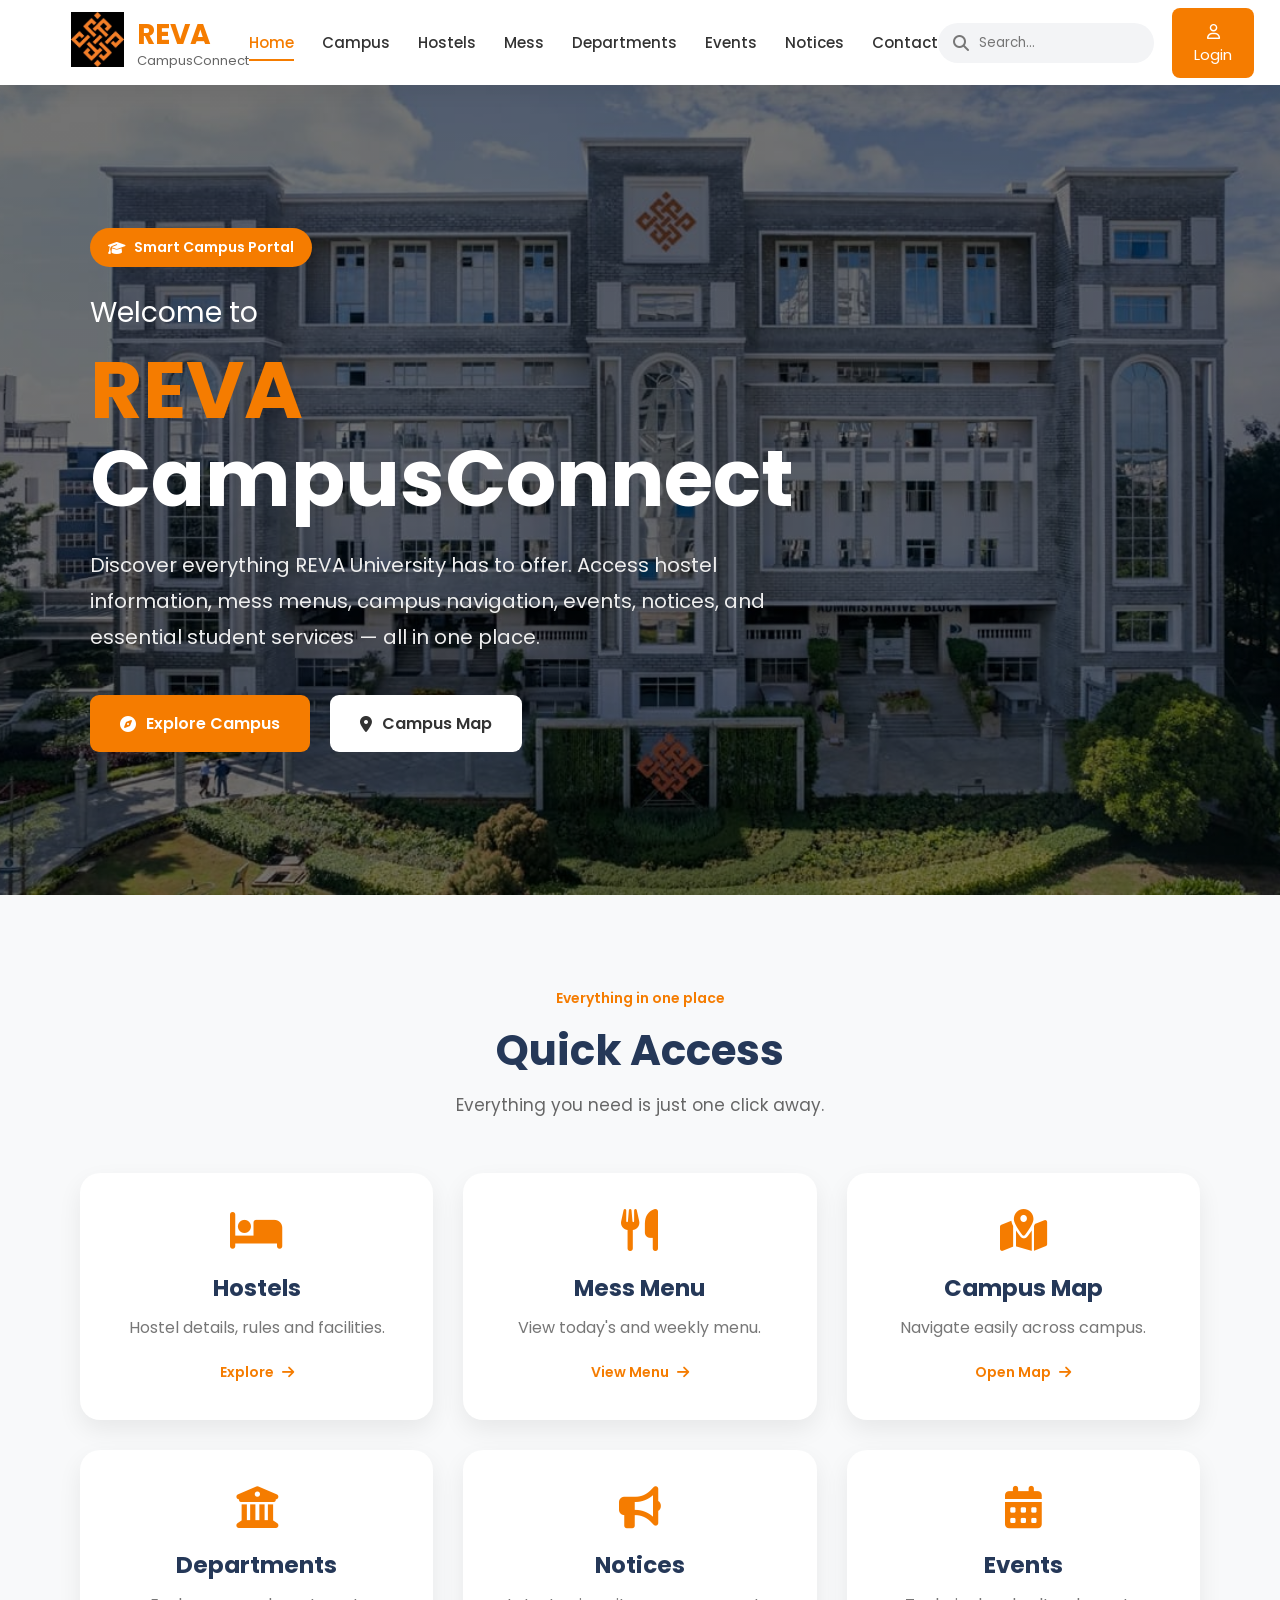
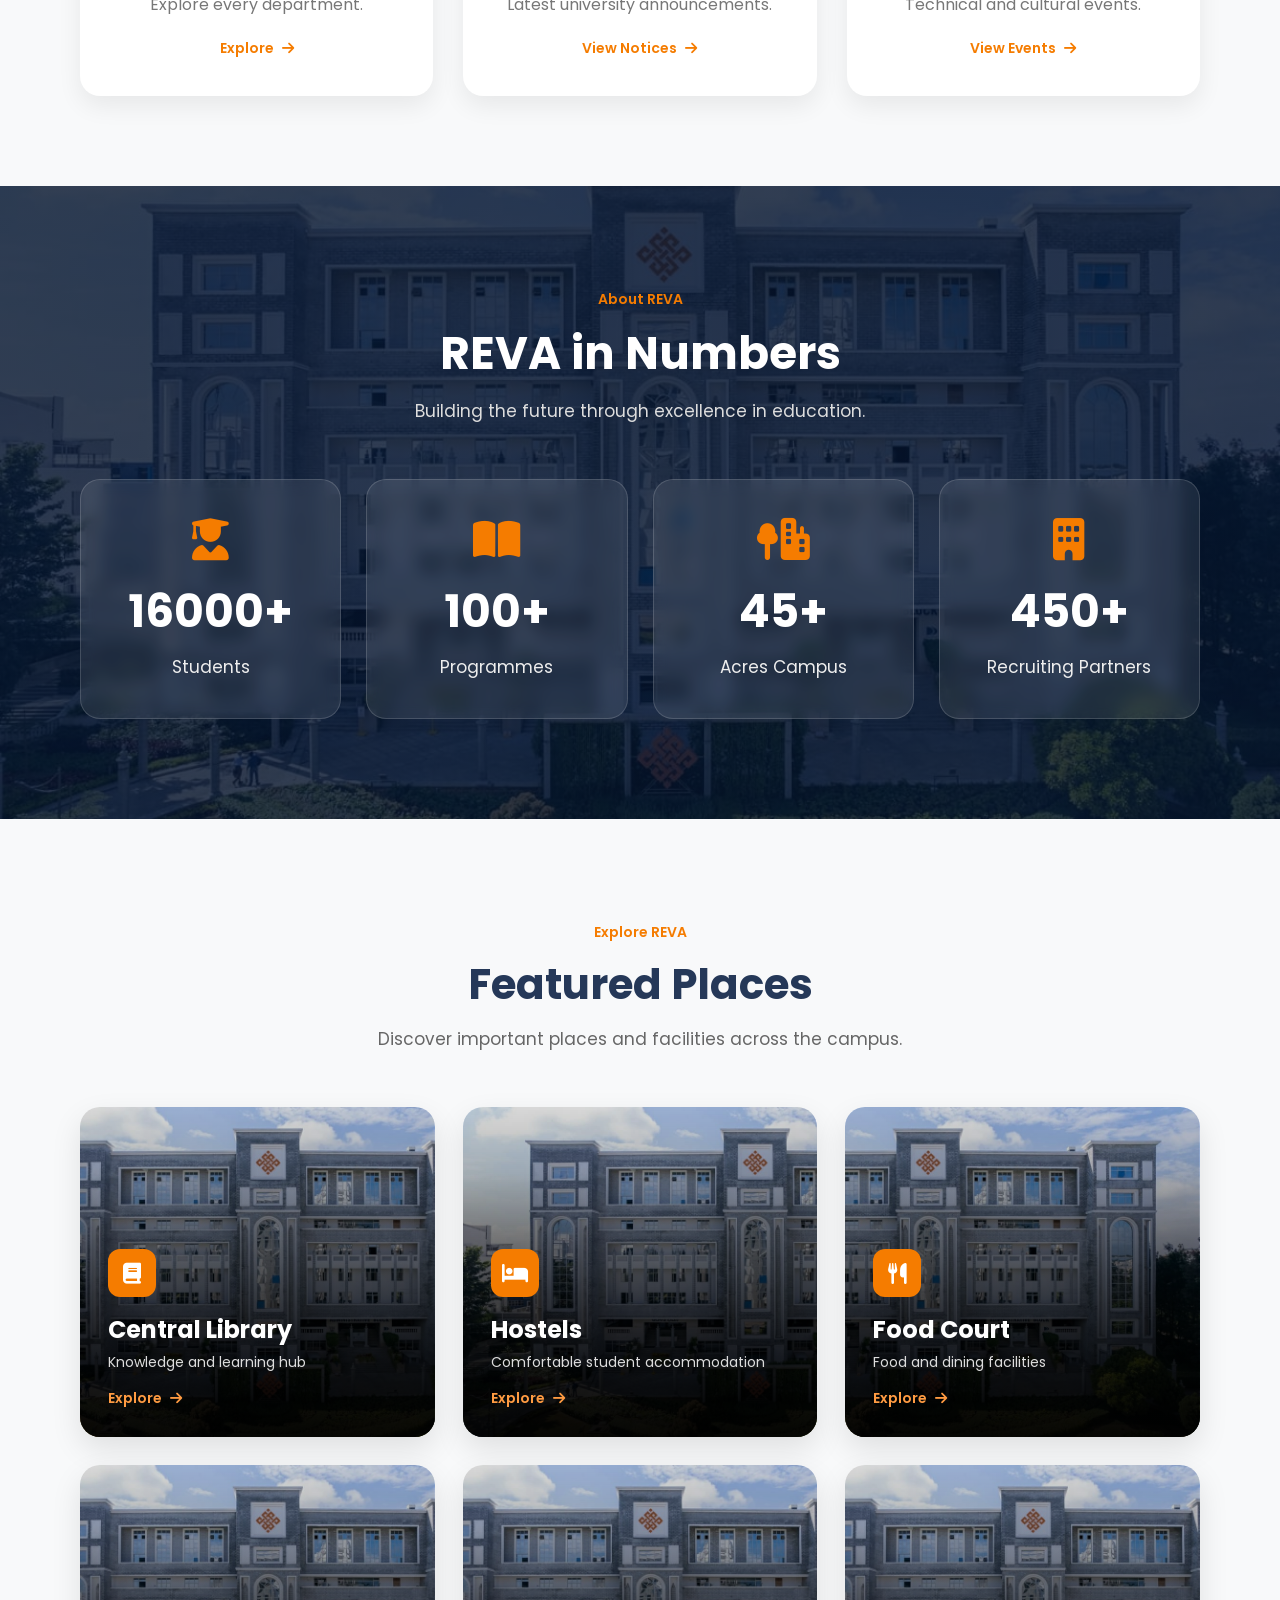
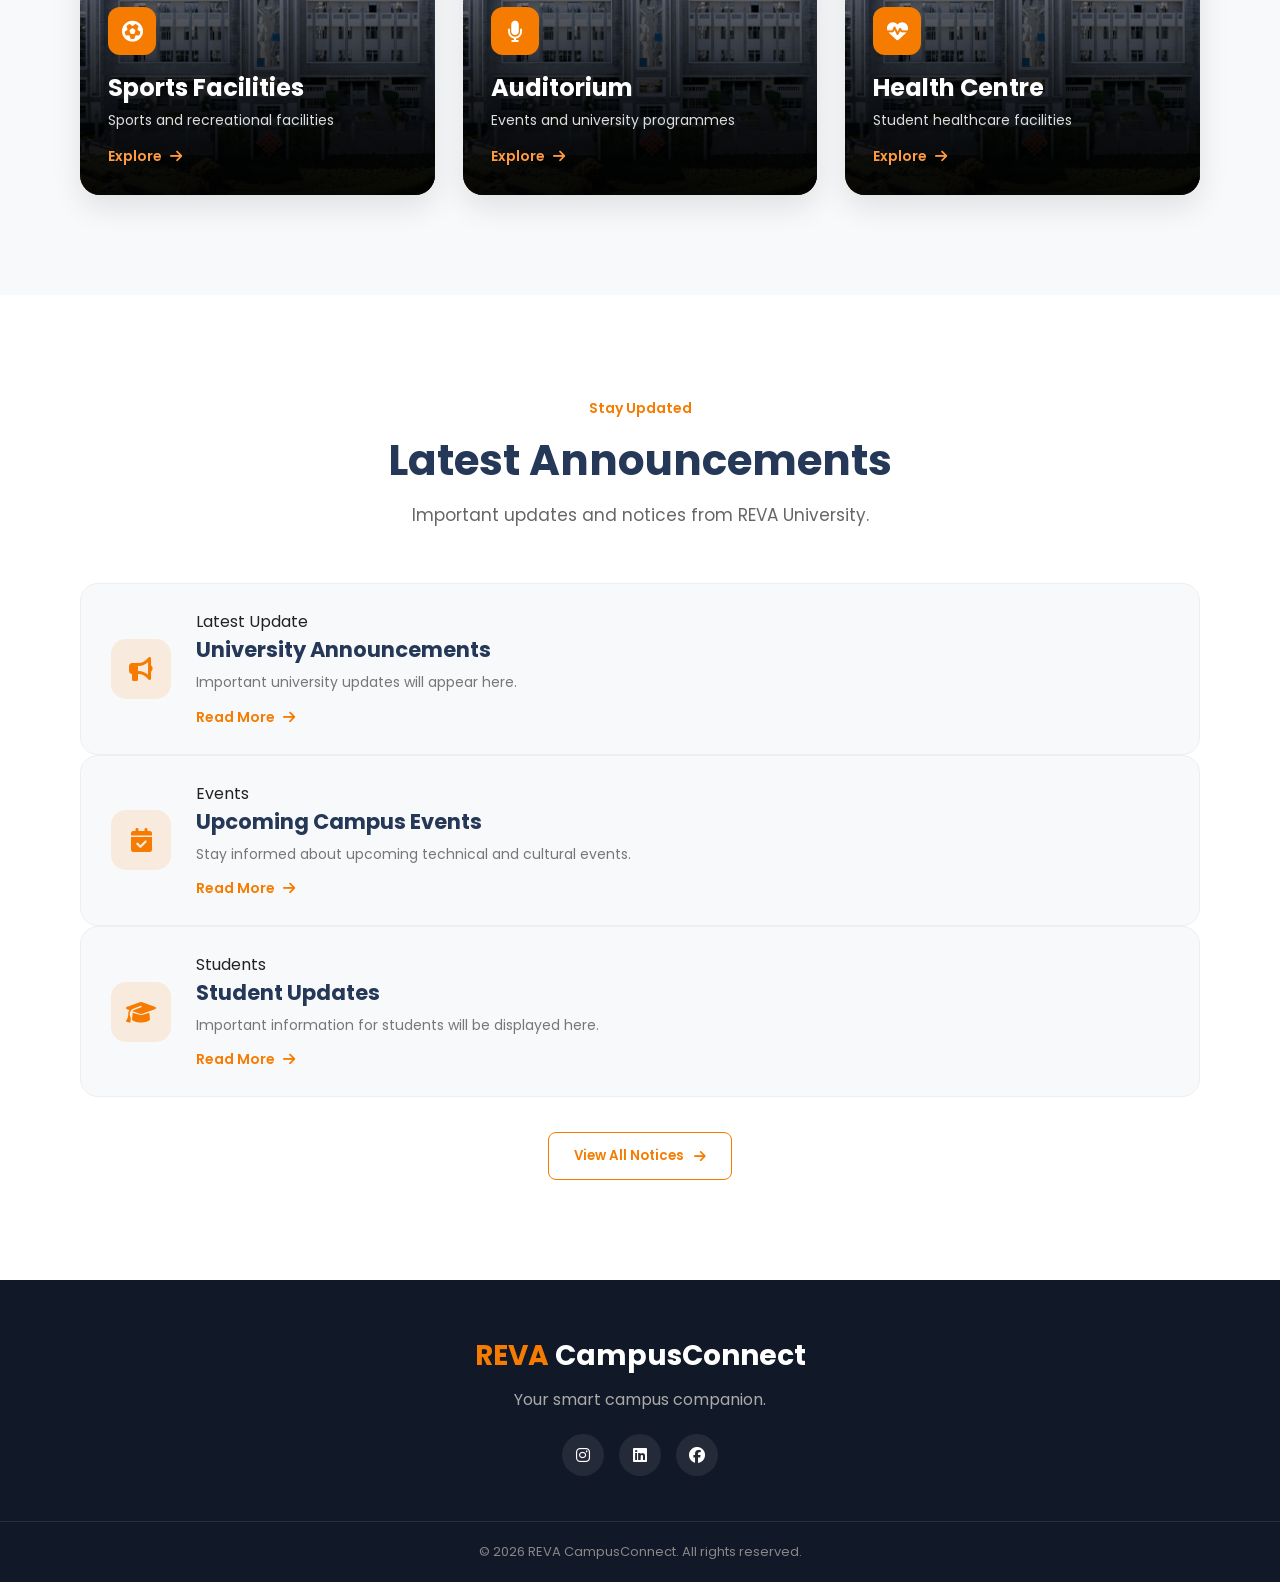
<file: frontend/index.html>
<!DOCTYPE html>
<html lang="en">

<head>
    <meta charset="UTF-8">
    <meta name="viewport" content="width=device-width, initial-scale=1.0">

    <title>REVA CampusConnect</title>

    <!-- Google Font -->
    <link rel="preconnect" href="https://fonts.googleapis.com">
    <link rel="preconnect" href="https://fonts.gstatic.com" crossorigin>

    <link
        href="https://fonts.googleapis.com/css2?family=Poppins:wght@300;400;500;600;700&display=swap"
        rel="stylesheet"
    >

    <!-- Font Awesome -->
    <link
        rel="stylesheet"
        href="https://cdnjs.cloudflare.com/ajax/libs/font-awesome/6.7.2/css/all.min.css"
    >

    <!-- CSS -->
    <link rel="stylesheet" href="css/style.css">

</head>


<body>

<!-- =========================================================
     NAVBAR
========================================================= -->

<header>

    <nav class="navbar">

        <!-- LOGO -->

        <div class="logo">

            <a href="index.html">

                <img
                    src="images/reva-logo.png"
                    alt="REVA Logo"
                >

            </a>

            <div class="logo-text">

                <h2>REVA</h2>

                <p>CampusConnect</p>

            </div>

        </div>


        <!-- NAVIGATION LINKS -->

        <ul class="nav-links">

            <li>
                <a href="index.html" class="active">
                    Home
                </a>
            </li>

            <li>
                <a href="campus.html">
                    Campus
                </a>
            </li>

            <li>
                <a href="hostels.html">
                    Hostels
                </a>
            </li>

            <!-- FIXED MESS LINK -->

            <li>
                <a href="mess.html">
                    Mess
                </a>
            </li>

            <li>
                <a href="#">
                    Departments
                </a>
            </li>

            <li>
                <a href="#">
                    Events
                </a>
            </li>

            <li>
                <a href="#">
                    Notices
                </a>
            </li>

            <li>
                <a href="#footer">
                    Contact
                </a>
            </li>

        </ul>


        <!-- RIGHT SIDE -->

        <div class="nav-right">

            <div class="search-box">

                <i class="fa-solid fa-magnifying-glass"></i>

                <input
                    type="text"
                    id="searchInput"
                    placeholder="Search..."
                >

            </div>


            <button class="login-btn">

                <i class="fa-regular fa-user"></i>

                Login

            </button>

        </div>

    </nav>

</header>



<!-- =========================================================
     HERO
========================================================= -->

<section class="hero">

    <div class="hero-content">

        <span class="hero-tag">

            <i class="fa-solid fa-graduation-cap"></i>

            Smart Campus Portal

        </span>


        <h4>
            Welcome to
        </h4>


        <h1>

            <span>REVA</span>

            CampusConnect

        </h1>


        <p>

            Discover everything REVA University has to offer.
            Access hostel information, mess menus, campus navigation,
            events, notices, and essential student services —
            all in one place.

        </p>


        <div class="hero-buttons">

            <button
                class="explore-btn"
                id="exploreBtn"
            >

                <i class="fa-solid fa-compass"></i>

                Explore Campus

            </button>


            <a
                href="campus.html"
                class="map-btn"
            >

                <i class="fa-solid fa-location-dot"></i>

                Campus Map

            </a>

        </div>

    </div>

</section>



<!-- =========================================================
     QUICK ACCESS
========================================================= -->

<section
    class="quick-access"
    id="quick-access"
>

    <div class="section-title">

        <span class="section-tag">

            Everything in one place

        </span>


        <h2>
            Quick Access
        </h2>


        <p>
            Everything you need is just one click away.
        </p>

    </div>



    <div class="quick-grid">


        <!-- HOSTELS -->

        <div class="quick-card">

            <i class="fa-solid fa-bed"></i>


            <h3>
                Hostels
            </h3>


            <p>
                Hostel details, rules and facilities.
            </p>


            <a href="hostels.html">

                Explore

                <i class="fa-solid fa-arrow-right"></i>

            </a>

        </div>



        <!-- MESS -->

        <div class="quick-card">

            <i class="fa-solid fa-utensils"></i>


            <h3>
                Mess Menu
            </h3>


            <p>
                View today's and weekly menu.
            </p>


            <!-- FIXED MESS LINK -->

            <a href="mess.html">

                View Menu

                <i class="fa-solid fa-arrow-right"></i>

            </a>

        </div>



        <!-- CAMPUS MAP -->

        <div class="quick-card">

            <i class="fa-solid fa-map-location-dot"></i>


            <h3>
                Campus Map
            </h3>


            <p>
                Navigate easily across campus.
            </p>


            <a href="campus.html">

                Open Map

                <i class="fa-solid fa-arrow-right"></i>

            </a>

        </div>



        <!-- DEPARTMENTS -->

        <div class="quick-card">

            <i class="fa-solid fa-building-columns"></i>


            <h3>
                Departments
            </h3>


            <p>
                Explore every department.
            </p>


            <a href="#">

                Explore

                <i class="fa-solid fa-arrow-right"></i>

            </a>

        </div>



        <!-- NOTICES -->

        <div class="quick-card">

            <i class="fa-solid fa-bullhorn"></i>


            <h3>
                Notices
            </h3>


            <p>
                Latest university announcements.
            </p>


            <a href="#">

                View Notices

                <i class="fa-solid fa-arrow-right"></i>

            </a>

        </div>



        <!-- EVENTS -->

        <div class="quick-card">

            <i class="fa-solid fa-calendar-days"></i>


            <h3>
                Events
            </h3>


            <p>
                Technical and cultural events.
            </p>


            <a href="#">

                View Events

                <i class="fa-solid fa-arrow-right"></i>

            </a>

        </div>


    </div>

</section>



<!-- =========================================================
     REVA IN NUMBERS
========================================================= -->

<section class="stats">

    <div class="stats-heading">

        <span class="section-tag">
            About REVA
        </span>


        <h2>
            REVA in Numbers
        </h2>


        <p>
            Building the future through excellence in education.
        </p>

    </div>



    <div class="stats-container">


        <div class="stat-box">

            <i class="fa-solid fa-user-graduate"></i>


            <h1>
                16000+
            </h1>


            <p>
                Students
            </p>

        </div>



        <div class="stat-box">

            <i class="fa-solid fa-book-open"></i>


            <h1>
                100+
            </h1>


            <p>
                Programmes
            </p>

        </div>



        <div class="stat-box">

            <i class="fa-solid fa-tree-city"></i>


            <h1>
                45+
            </h1>


            <p>
                Acres Campus
            </p>

        </div>



        <div class="stat-box">

            <i class="fa-solid fa-building"></i>


            <h1>
                450+
            </h1>


            <p>
                Recruiting Partners
            </p>

        </div>


    </div>

</section>



<!-- =========================================================
     FEATURED PLACES
========================================================= -->

<section class="featured">

    <div class="section-title">

        <span class="section-tag">
            Explore REVA
        </span>


        <h2>
            Featured Places
        </h2>


        <p>
            Discover important places and facilities across the campus.
        </p>

    </div>



    <div class="featured-grid">


        <!-- LIBRARY -->

        <div class="place-card">

            <div class="place-image">

                <div class="place-overlay">

                    <div class="place-icon">

                        <i class="fa-solid fa-book"></i>

                    </div>


                    <h3>
                        Central Library
                    </h3>


                    <p>
                        Knowledge and learning hub
                    </p>


                    <a href="#">

                        Explore

                        <i class="fa-solid fa-arrow-right"></i>

                    </a>

                </div>

            </div>

        </div>



        <!-- HOSTELS -->

        <div class="place-card">

            <div class="place-image hostel-image">

                <div class="place-overlay">

                    <div class="place-icon">

                        <i class="fa-solid fa-bed"></i>

                    </div>


                    <h3>
                        Hostels
                    </h3>


                    <p>
                        Comfortable student accommodation
                    </p>


                    <a href="hostels.html">

                        Explore

                        <i class="fa-solid fa-arrow-right"></i>

                    </a>

                </div>

            </div>

        </div>



        <!-- FOOD COURT -->

        <div class="place-card">

            <div class="place-image food-image">

                <div class="place-overlay">

                    <div class="place-icon">

                        <i class="fa-solid fa-utensils"></i>

                    </div>


                    <h3>
                        Food Court
                    </h3>


                    <p>
                        Food and dining facilities
                    </p>


                    <a href="#">

                        Explore

                        <i class="fa-solid fa-arrow-right"></i>

                    </a>

                </div>

            </div>

        </div>



        <!-- SPORTS -->

        <div class="place-card">

            <div class="place-image sports-image">

                <div class="place-overlay">

                    <div class="place-icon">

                        <i class="fa-solid fa-futbol"></i>

                    </div>


                    <h3>
                        Sports Facilities
                    </h3>


                    <p>
                        Sports and recreational facilities
                    </p>


                    <a href="#">

                        Explore

                        <i class="fa-solid fa-arrow-right"></i>

                    </a>

                </div>

            </div>

        </div>



        <!-- AUDITORIUM -->

        <div class="place-card">

            <div class="place-image auditorium-image">

                <div class="place-overlay">

                    <div class="place-icon">

                        <i class="fa-solid fa-microphone"></i>

                    </div>


                    <h3>
                        Auditorium
                    </h3>


                    <p>
                        Events and university programmes
                    </p>


                    <a href="#">

                        Explore

                        <i class="fa-solid fa-arrow-right"></i>

                    </a>

                </div>

            </div>

        </div>



        <!-- HEALTH CENTRE -->

        <div class="place-card">

            <div class="place-image medical-image">

                <div class="place-overlay">

                    <div class="place-icon">

                        <i class="fa-solid fa-heart-pulse"></i>

                    </div>


                    <h3>
                        Health Centre
                    </h3>


                    <p>
                        Student healthcare facilities
                    </p>


                    <a href="#">

                        Explore

                        <i class="fa-solid fa-arrow-right"></i>

                    </a>

                </div>

            </div>

        </div>


    </div>

</section>



<!-- =========================================================
     ANNOUNCEMENTS
========================================================= -->

<section class="announcements">

    <div class="section-title">

        <span class="section-tag">
            Stay Updated
        </span>


        <h2>
            Latest Announcements
        </h2>


        <p>
            Important updates and notices from REVA University.
        </p>

    </div>



    <div class="announcement-grid">


        <div class="announcement-card">

            <div class="announcement-icon">

                <i class="fa-solid fa-bullhorn"></i>

            </div>


            <div class="announcement-content">

                <span>
                    Latest Update
                </span>


                <h3>
                    University Announcements
                </h3>


                <p>
                    Important university updates will appear here.
                </p>


                <a href="#">

                    Read More

                    <i class="fa-solid fa-arrow-right"></i>

                </a>

            </div>

        </div>



        <div class="announcement-card">

            <div class="announcement-icon">

                <i class="fa-solid fa-calendar-check"></i>

            </div>


            <div class="announcement-content">

                <span>
                    Events
                </span>


                <h3>
                    Upcoming Campus Events
                </h3>


                <p>
                    Stay informed about upcoming technical and
                    cultural events.
                </p>


                <a href="#">

                    Read More

                    <i class="fa-solid fa-arrow-right"></i>

                </a>

            </div>

        </div>



        <div class="announcement-card">

            <div class="announcement-icon">

                <i class="fa-solid fa-graduation-cap"></i>

            </div>


            <div class="announcement-content">

                <span>
                    Students
                </span>


                <h3>
                    Student Updates
                </h3>


                <p>
                    Important information for students will be
                    displayed here.
                </p>


                <a href="#">

                    Read More

                    <i class="fa-solid fa-arrow-right"></i>

                </a>

            </div>

        </div>


    </div>



    <div class="announcement-button">

        <button id="viewAllBtn">

            View All Notices

            <i class="fa-solid fa-arrow-right"></i>

        </button>

    </div>

</section>



<!-- =========================================================
     FOOTER
========================================================= -->

<footer id="footer">

    <div class="footer-content">

        <h2>

            <span>REVA</span>

            CampusConnect

        </h2>


        <p>
            Your smart campus companion.
        </p>


        <div class="footer-social">

            <a href="#">

                <i class="fa-brands fa-instagram"></i>

            </a>


            <a href="#">

                <i class="fa-brands fa-linkedin"></i>

            </a>


            <a href="#">

                <i class="fa-brands fa-facebook"></i>

            </a>

        </div>

    </div>



    <div class="footer-bottom">

        <p>
            © 2026 REVA CampusConnect. All rights reserved.
        </p>

    </div>

</footer>



<!-- =========================================================
     JAVASCRIPT
========================================================= -->

<script src="js/script.js"></script>


</body>

</html>
</file>
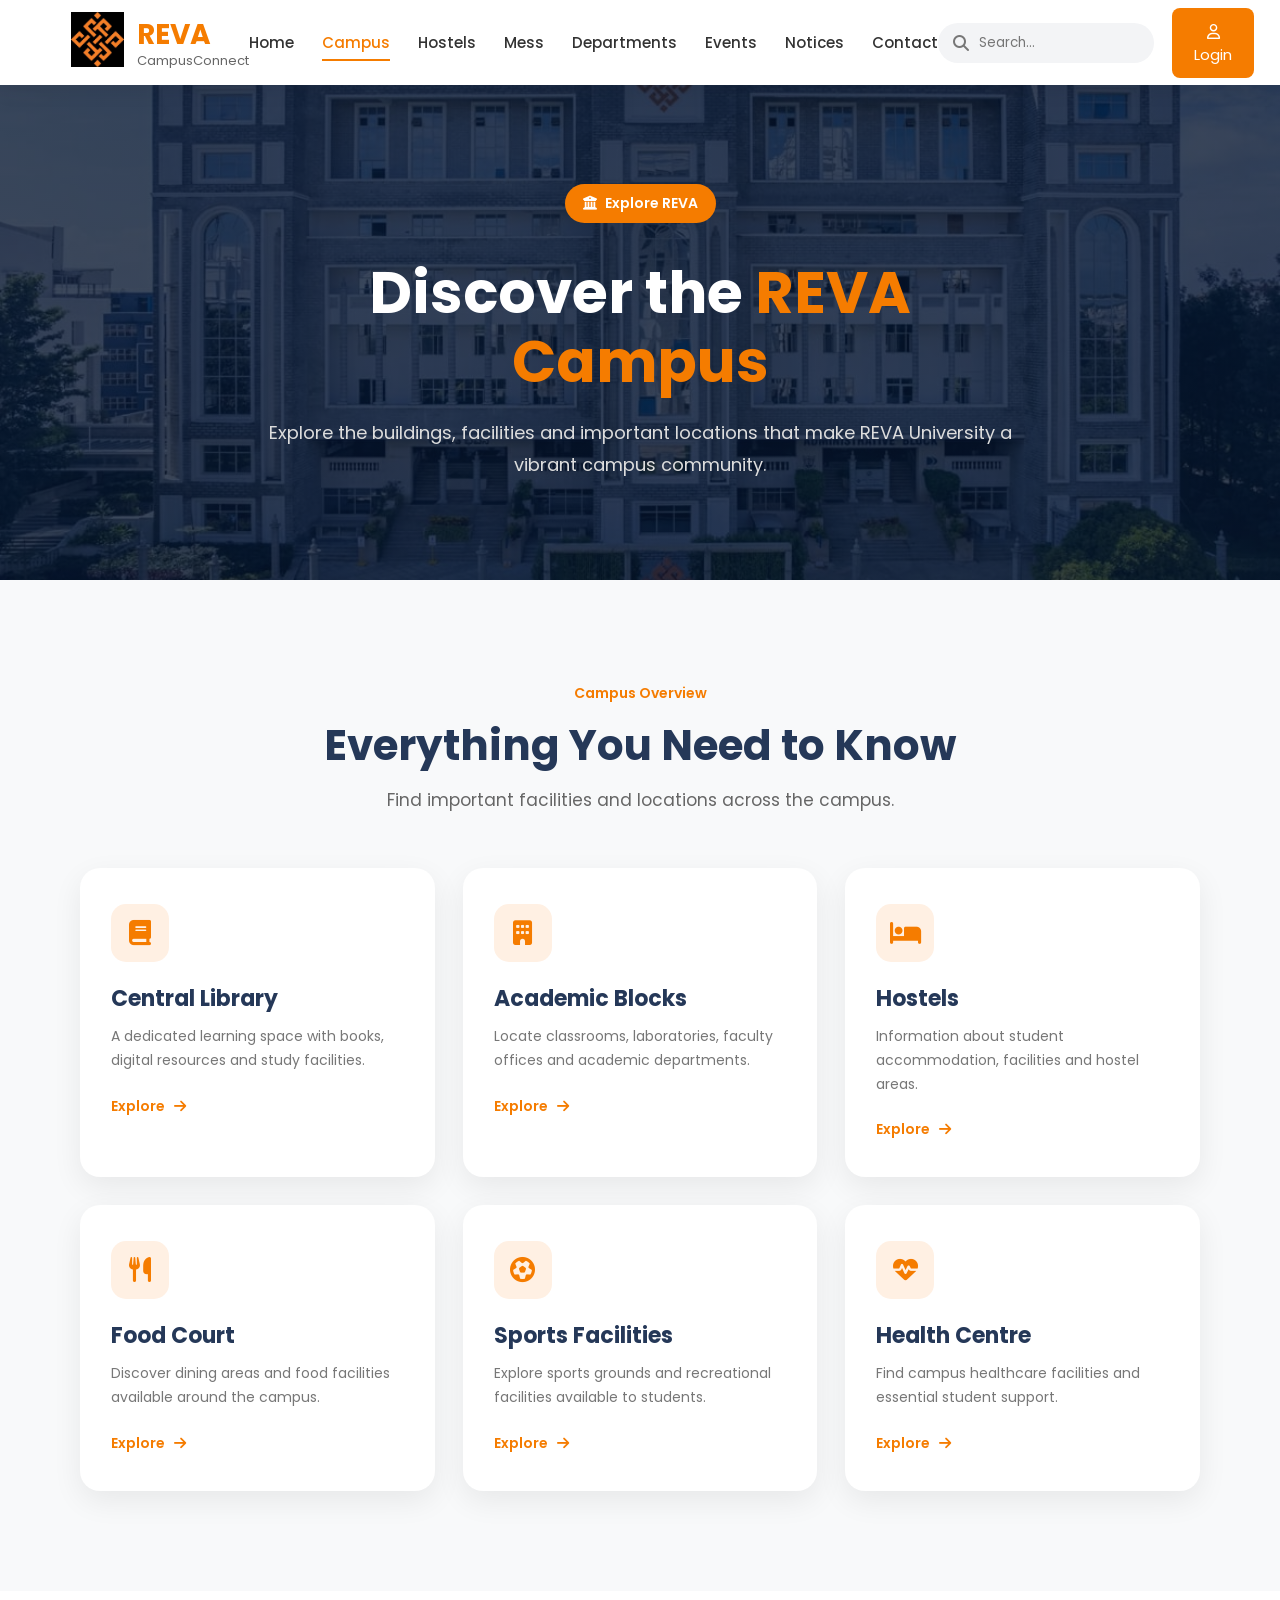
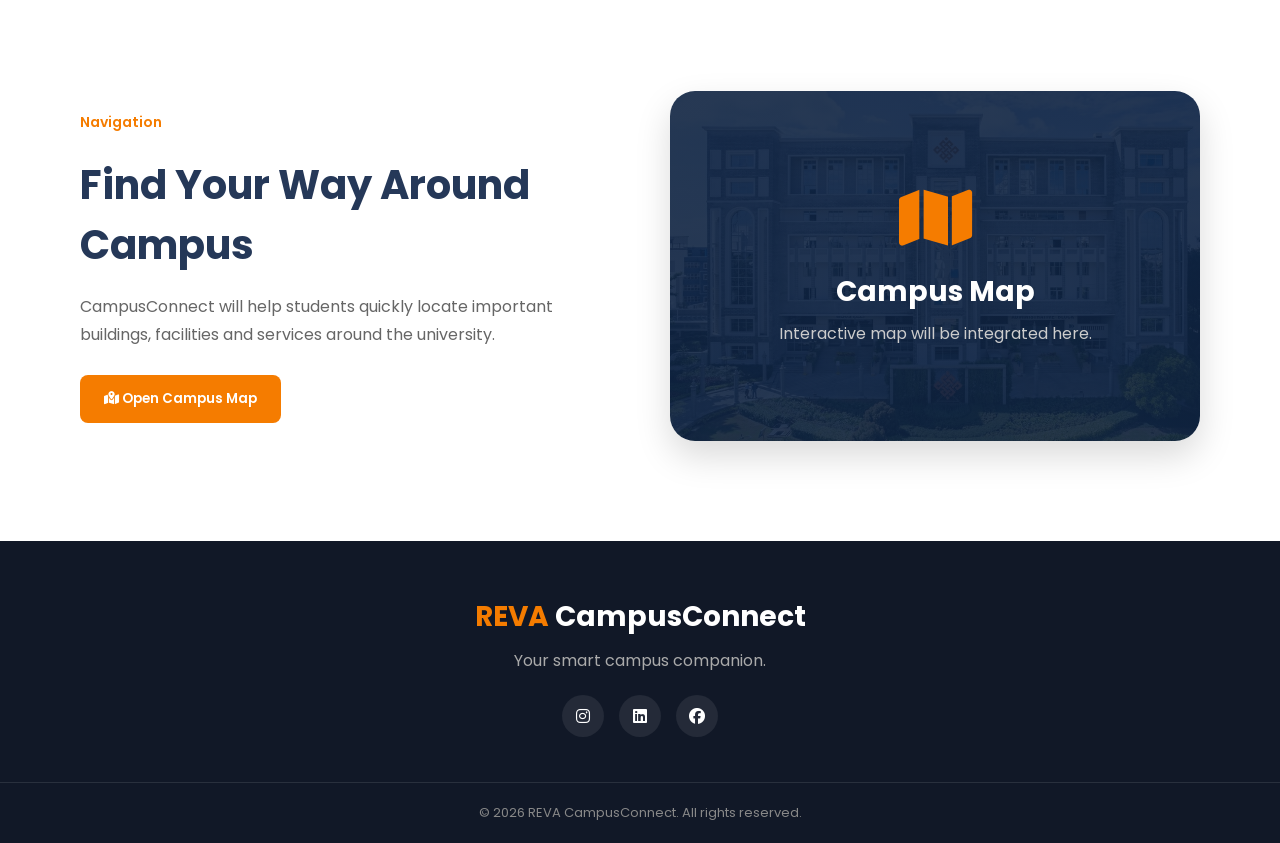
<file: frontend/campus.html>
<!DOCTYPE html>
<html lang="en">

<head>

    <meta charset="UTF-8">
    <meta name="viewport" content="width=device-width, initial-scale=1.0">

    <title>Campus | REVA CampusConnect</title>

    <!-- Google Font -->
    <link rel="preconnect" href="https://fonts.googleapis.com">
    <link rel="preconnect" href="https://fonts.gstatic.com" crossorigin>

    <link href="https://fonts.googleapis.com/css2?family=Poppins:wght@300;400;500;600;700&display=swap"
        rel="stylesheet">

    <!-- Font Awesome -->
    <link rel="stylesheet"
        href="https://cdnjs.cloudflare.com/ajax/libs/font-awesome/6.7.2/css/all.min.css">

    <!-- CSS -->
    <link rel="stylesheet" href="css/style.css">

</head>

<body>

    <!-- ================= NAVBAR ================= -->

    <header>

        <nav class="navbar">

            <div class="logo">

                <a href="index.html">
                    <img src="images/reva-logo.png" alt="REVA University Logo">
                </a>

                <div class="logo-text">

                    <h2>REVA</h2>

                    <p>CampusConnect</p>

                </div>

            </div>


            <ul class="nav-links">

                <li>
                    <a href="index.html">Home</a>
                </li>

                <li>
                    <a href="campus.html" class="active">Campus</a>
                </li>

                <li>
                    <a href="#">Hostels</a>
                </li>

                <li>
                    <a href="#">Mess</a>
                </li>

                <li>
                    <a href="#">Departments</a>
                </li>

                <li>
                    <a href="#">Events</a>
                </li>

                <li>
                    <a href="#">Notices</a>
                </li>

                <li>
                    <a href="#footer">Contact</a>
                </li>

            </ul>


            <div class="nav-right">

                <div class="search-box">

                    <i class="fa-solid fa-magnifying-glass"></i>

                    <input
                        type="text"
                        id="searchInput"
                        placeholder="Search..."
                    >

                </div>


                <button class="login-btn">

                    <i class="fa-regular fa-user"></i>

                    Login

                </button>

            </div>

        </nav>

    </header>


    <!-- ================= PAGE HERO ================= -->

    <section class="page-hero">

        <div class="page-hero-content">

            <span class="hero-tag">

                <i class="fa-solid fa-building-columns"></i>

                Explore REVA

            </span>

            <h1>
                Discover the <span>REVA Campus</span>
            </h1>

            <p>

                Explore the buildings, facilities and important
                locations that make REVA University a vibrant
                campus community.

            </p>

        </div>

    </section>


    <!-- ================= CAMPUS OVERVIEW ================= -->

    <section class="campus-overview">

        <div class="section-title">

            <span class="section-tag">
                Campus Overview
            </span>

            <h2>Everything You Need to Know</h2>

            <p>
                Find important facilities and locations across the campus.
            </p>

        </div>


        <div class="campus-grid">


            <div class="campus-card">

                <div class="campus-card-icon">
                    <i class="fa-solid fa-book"></i>
                </div>

                <h3>Central Library</h3>

                <p>
                    A dedicated learning space with books,
                    digital resources and study facilities.
                </p>

                <button class="campus-btn">
                    Explore
                    <i class="fa-solid fa-arrow-right"></i>
                </button>

            </div>


            <div class="campus-card">

                <div class="campus-card-icon">
                    <i class="fa-solid fa-building"></i>
                </div>

                <h3>Academic Blocks</h3>

                <p>
                    Locate classrooms, laboratories,
                    faculty offices and academic departments.
                </p>

                <button class="campus-btn">
                    Explore
                    <i class="fa-solid fa-arrow-right"></i>
                </button>

            </div>


            <div class="campus-card">

                <div class="campus-card-icon">
                    <i class="fa-solid fa-bed"></i>
                </div>

                <h3>Hostels</h3>

                <p>
                    Information about student accommodation,
                    facilities and hostel areas.
                </p>

                <button class="campus-btn">
                    Explore
                    <i class="fa-solid fa-arrow-right"></i>
                </button>

            </div>


            <div class="campus-card">

                <div class="campus-card-icon">
                    <i class="fa-solid fa-utensils"></i>
                </div>

                <h3>Food Court</h3>

                <p>
                    Discover dining areas and food facilities
                    available around the campus.
                </p>

                <button class="campus-btn">
                    Explore
                    <i class="fa-solid fa-arrow-right"></i>
                </button>

            </div>


            <div class="campus-card">

                <div class="campus-card-icon">
                    <i class="fa-solid fa-futbol"></i>
                </div>

                <h3>Sports Facilities</h3>

                <p>
                    Explore sports grounds and recreational
                    facilities available to students.
                </p>

                <button class="campus-btn">
                    Explore
                    <i class="fa-solid fa-arrow-right"></i>
                </button>

            </div>


            <div class="campus-card">

                <div class="campus-card-icon">
                    <i class="fa-solid fa-heart-pulse"></i>
                </div>

                <h3>Health Centre</h3>

                <p>
                    Find campus healthcare facilities
                    and essential student support.
                </p>

                <button class="campus-btn">
                    Explore
                    <i class="fa-solid fa-arrow-right"></i>
                </button>

            </div>

        </div>

    </section>


    <!-- ================= CAMPUS MAP ================= -->

    <section class="campus-map-section">

        <div class="map-content">

            <span class="section-tag">
                Navigation
            </span>

            <h2>Find Your Way Around Campus</h2>

            <p>

                CampusConnect will help students quickly
                locate important buildings, facilities and
                services around the university.

            </p>

            <button class="map-button" id="mapButton">

                <i class="fa-solid fa-map-location-dot"></i>

                Open Campus Map

            </button>

        </div>


        <div class="map-placeholder">

            <i class="fa-solid fa-map"></i>

            <h3>Campus Map</h3>

            <p>
                Interactive map will be integrated here.
            </p>

        </div>

    </section>


    <!-- ================= FOOTER ================= -->

    <footer id="footer">

        <div class="footer-content">

            <h2>
                <span>REVA</span> CampusConnect
            </h2>

            <p>
                Your smart campus companion.
            </p>

            <div class="footer-social">

                <a href="#">
                    <i class="fa-brands fa-instagram"></i>
                </a>

                <a href="#">
                    <i class="fa-brands fa-linkedin"></i>
                </a>

                <a href="#">
                    <i class="fa-brands fa-facebook"></i>
                </a>

            </div>

        </div>


        <div class="footer-bottom">

            <p>
                © 2026 REVA CampusConnect. All rights reserved.
            </p>

        </div>

    </footer>


    <!-- JavaScript -->

    <script src="js/script.js"></script>

</body>

</html>
</file>
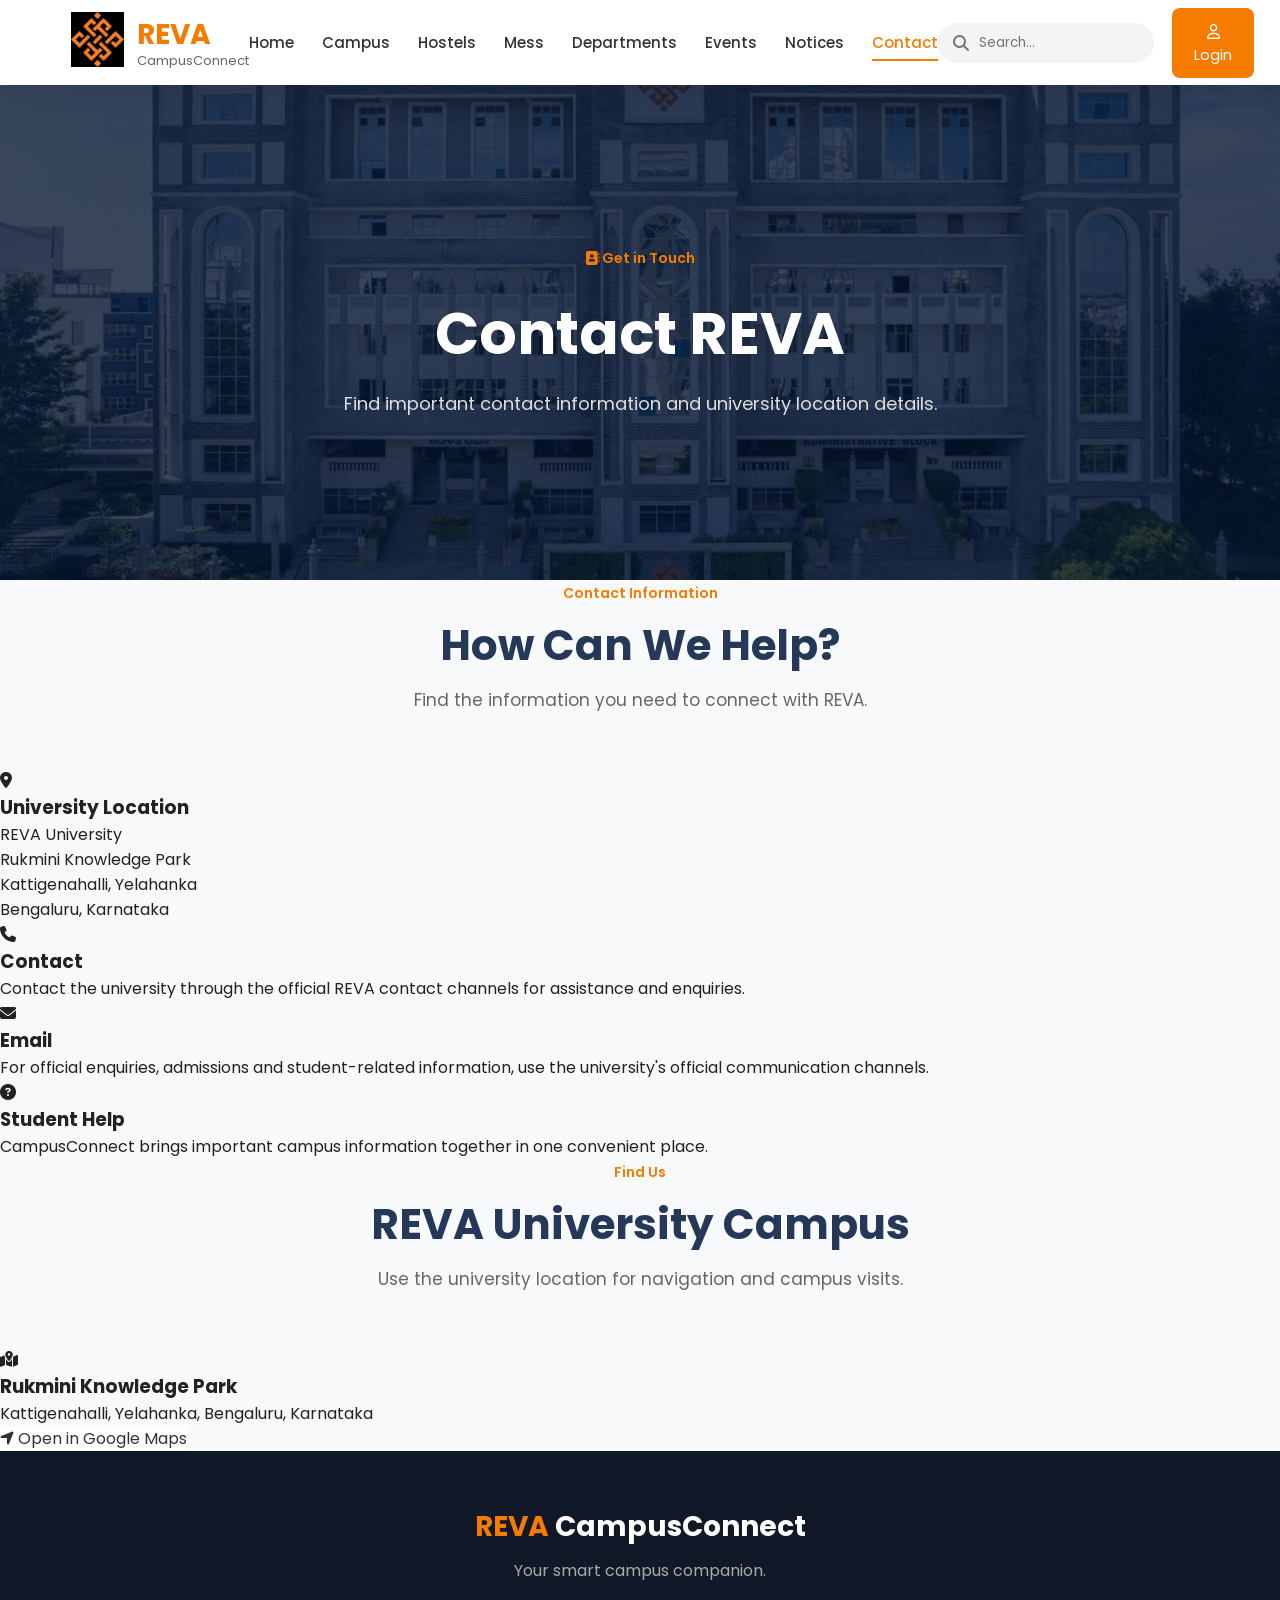
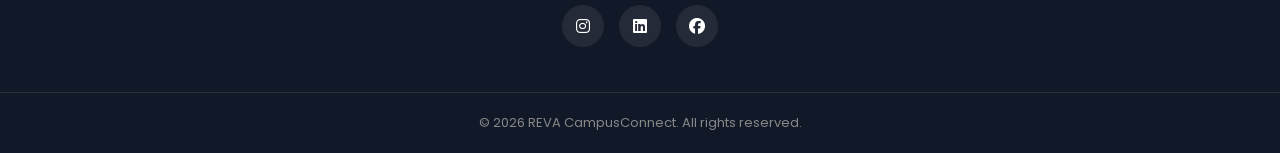
<file: frontend/contact.html>
<!DOCTYPE html>
<html lang="en">

<head>

    <meta charset="UTF-8">
    <meta name="viewport" content="width=device-width, initial-scale=1.0">

    <title>Contact | REVA CampusConnect</title>

    <!-- Google Font -->
    <link rel="preconnect" href="https://fonts.googleapis.com">
    <link rel="preconnect" href="https://fonts.gstatic.com" crossorigin>

    <link
        href="https://fonts.googleapis.com/css2?family=Poppins:wght@300;400;500;600;700&display=swap"
        rel="stylesheet"
    >

    <!-- Font Awesome -->
    <link
        rel="stylesheet"
        href="https://cdnjs.cloudflare.com/ajax/libs/font-awesome/6.7.2/css/all.min.css"
    >

    <!-- CSS -->
    <link rel="stylesheet" href="css/style.css">

</head>


<body>


<!-- =========================================================
     NAVBAR
========================================================= -->

<header>

    <nav class="navbar">


        <!-- LOGO -->

        <div class="logo">

            <a href="index.html">

                <img
                    src="images/reva-logo.png"
                    alt="REVA Logo"
                >

            </a>


            <div class="logo-text">

                <h2>REVA</h2>

                <p>CampusConnect</p>

            </div>

        </div>


        <!-- NAVIGATION -->

        <ul class="nav-links">

            <li>
                <a href="index.html">
                    Home
                </a>
            </li>

            <li>
                <a href="campus.html">
                    Campus
                </a>
            </li>

            <li>
                <a href="hostels.html">
                    Hostels
                </a>
            </li>

            <li>
                <a href="mess.html">
                    Mess
                </a>
            </li>

            <li>
                <a href="departments.html">
                    Departments
                </a>
            </li>

            <li>
                <a href="events.html">
                    Events
                </a>
            </li>

            <li>
                <a href="notices.html">
                    Notices
                </a>
            </li>

            <li>
                <a href="contact.html" class="active">
                    Contact
                </a>
            </li>

        </ul>


        <!-- RIGHT SIDE -->

        <div class="nav-right">

            <div class="search-box">

                <i class="fa-solid fa-magnifying-glass"></i>

                <input
                    type="text"
                    id="searchInput"
                    placeholder="Search..."
                >

            </div>


            <button class="login-btn">

                <i class="fa-regular fa-user"></i>

                Login

            </button>

        </div>

    </nav>

</header>



<!-- =========================================================
     PAGE HERO
========================================================= -->

<section class="page-hero">

    <div class="page-hero-content">

        <span class="section-tag">

            <i class="fa-solid fa-address-book"></i>

            Get in Touch

        </span>


        <h1>
            Contact REVA
        </h1>


        <p>
            Find important contact information and
            university location details.
        </p>

    </div>

</section>



<!-- =========================================================
     CONTACT INFORMATION
========================================================= -->

<section class="contact-section">


    <div class="section-title">

        <span class="section-tag">
            Contact Information
        </span>


        <h2>
            How Can We Help?
        </h2>


        <p>
            Find the information you need to connect with REVA.
        </p>

    </div>



    <div class="contact-grid">


        <!-- ADDRESS -->

        <div class="contact-card">

            <div class="contact-icon">

                <i class="fa-solid fa-location-dot"></i>

            </div>


            <h3>
                University Location
            </h3>


            <p>
                REVA University
                <br>
                Rukmini Knowledge Park
                <br>
                Kattigenahalli, Yelahanka
                <br>
                Bengaluru, Karnataka
            </p>

        </div>



        <!-- PHONE -->

        <div class="contact-card">

            <div class="contact-icon">

                <i class="fa-solid fa-phone"></i>

            </div>


            <h3>
                Contact
            </h3>


            <p>
                Contact the university through
                the official REVA contact channels
                for assistance and enquiries.
            </p>

        </div>



        <!-- EMAIL -->

        <div class="contact-card">

            <div class="contact-icon">

                <i class="fa-solid fa-envelope"></i>

            </div>


            <h3>
                Email
            </h3>


            <p>
                For official enquiries, admissions
                and student-related information,
                use the university's official
                communication channels.
            </p>

        </div>



        <!-- HELP -->

        <div class="contact-card">

            <div class="contact-icon">

                <i class="fa-solid fa-circle-question"></i>

            </div>


            <h3>
                Student Help
            </h3>


            <p>
                CampusConnect brings important
                campus information together in
                one convenient place.
            </p>

        </div>


    </div>

</section>



<!-- =========================================================
     LOCATION
========================================================= -->

<section class="contact-location">


    <div class="section-title">

        <span class="section-tag">
            Find Us
        </span>


        <h2>
            REVA University Campus
        </h2>


        <p>
            Use the university location for navigation
            and campus visits.
        </p>

    </div>


    <div class="location-box">

        <i class="fa-solid fa-map-location-dot"></i>

        <h3>
            Rukmini Knowledge Park
        </h3>

        <p>
            Kattigenahalli, Yelahanka,
            Bengaluru, Karnataka
        </p>


        <a
            href="https://www.google.com/maps/search/?api=1&query=REVA+University+Bangalore"
            target="_blank"
            class="map-btn"
        >

            <i class="fa-solid fa-location-arrow"></i>

            Open in Google Maps

        </a>

    </div>

</section>



<!-- =========================================================
     FOOTER
========================================================= -->

<footer id="footer">


    <div class="footer-content">

        <h2>

            <span>REVA</span>
            CampusConnect

        </h2>


        <p>
            Your smart campus companion.
        </p>


        <div class="footer-social">

            <a href="#">
                <i class="fa-brands fa-instagram"></i>
            </a>


            <a href="#">
                <i class="fa-brands fa-linkedin"></i>
            </a>


            <a href="#">
                <i class="fa-brands fa-facebook"></i>
            </a>

        </div>

    </div>



    <div class="footer-bottom">

        <p>
            © 2026 REVA CampusConnect. All rights reserved.
        </p>

    </div>


</footer>



<!-- JAVASCRIPT -->

<script src="js/script.js"></script>


</body>

</html>
</file>
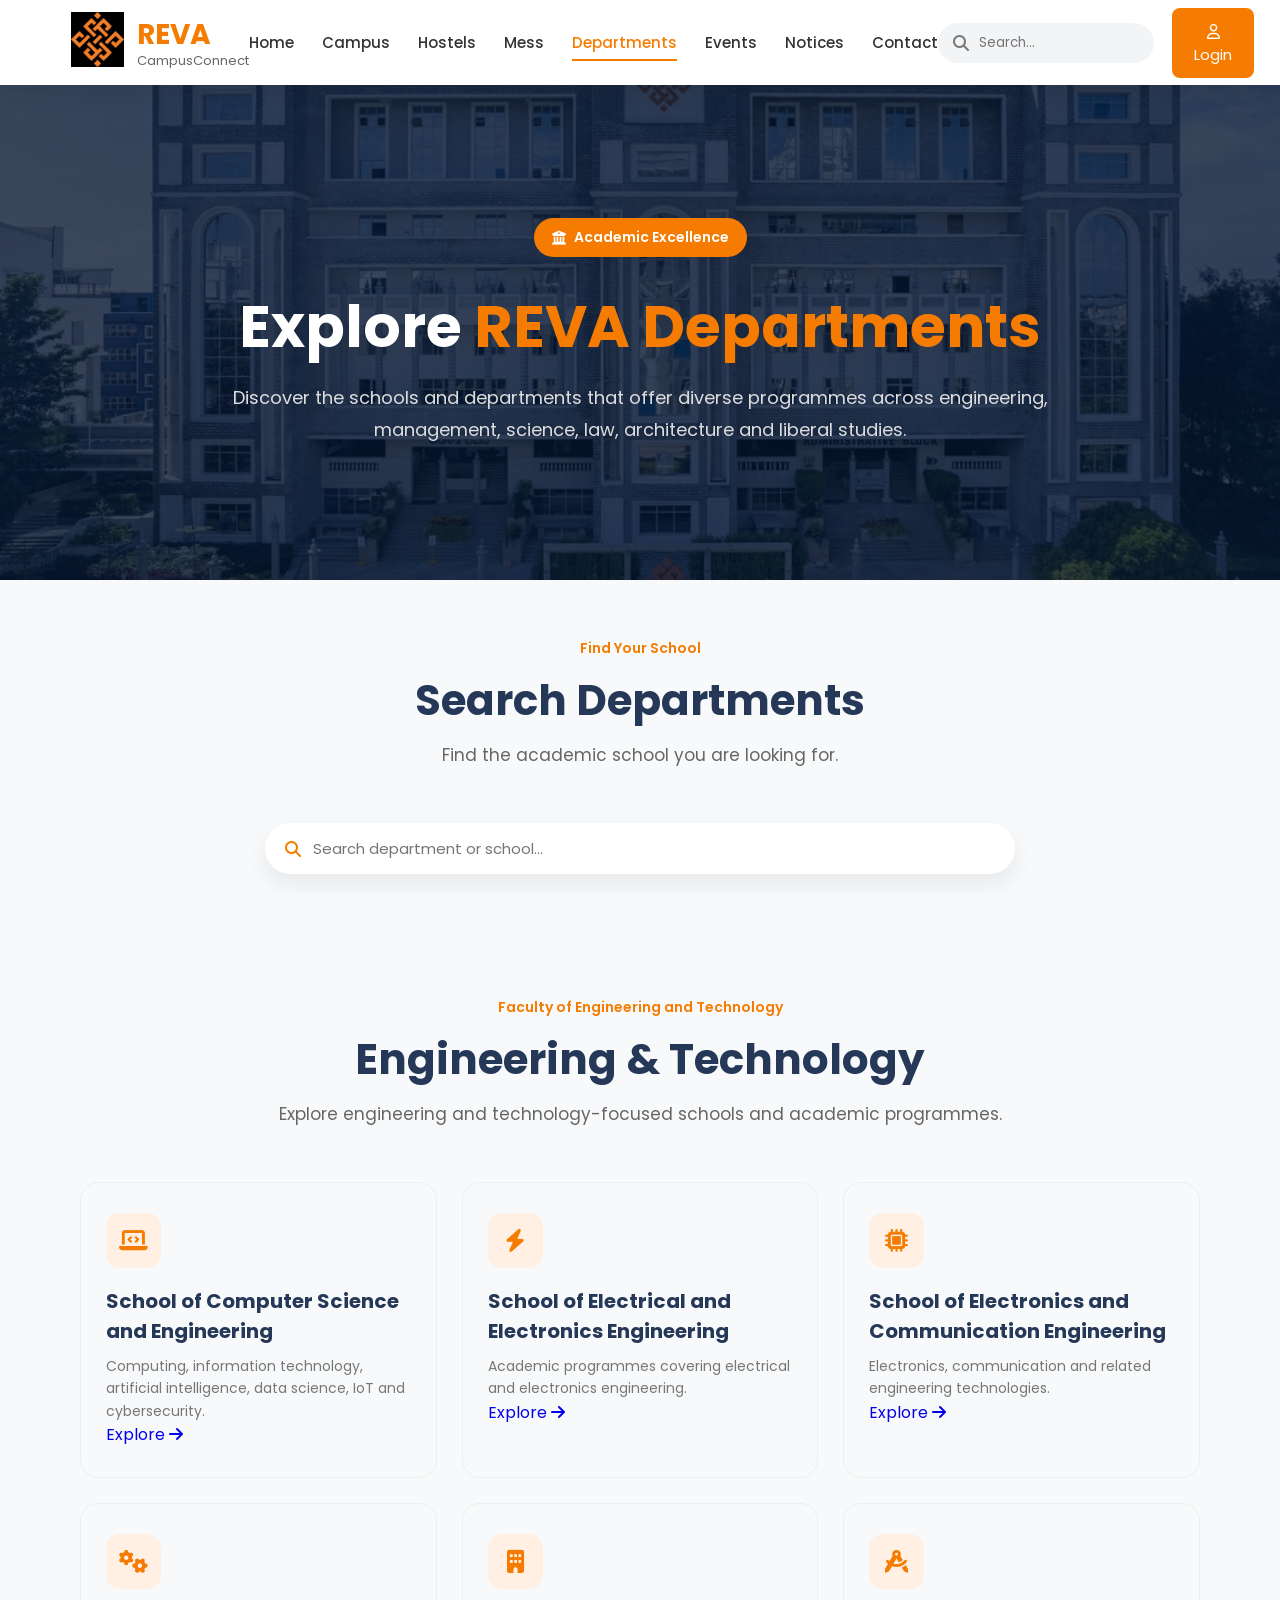
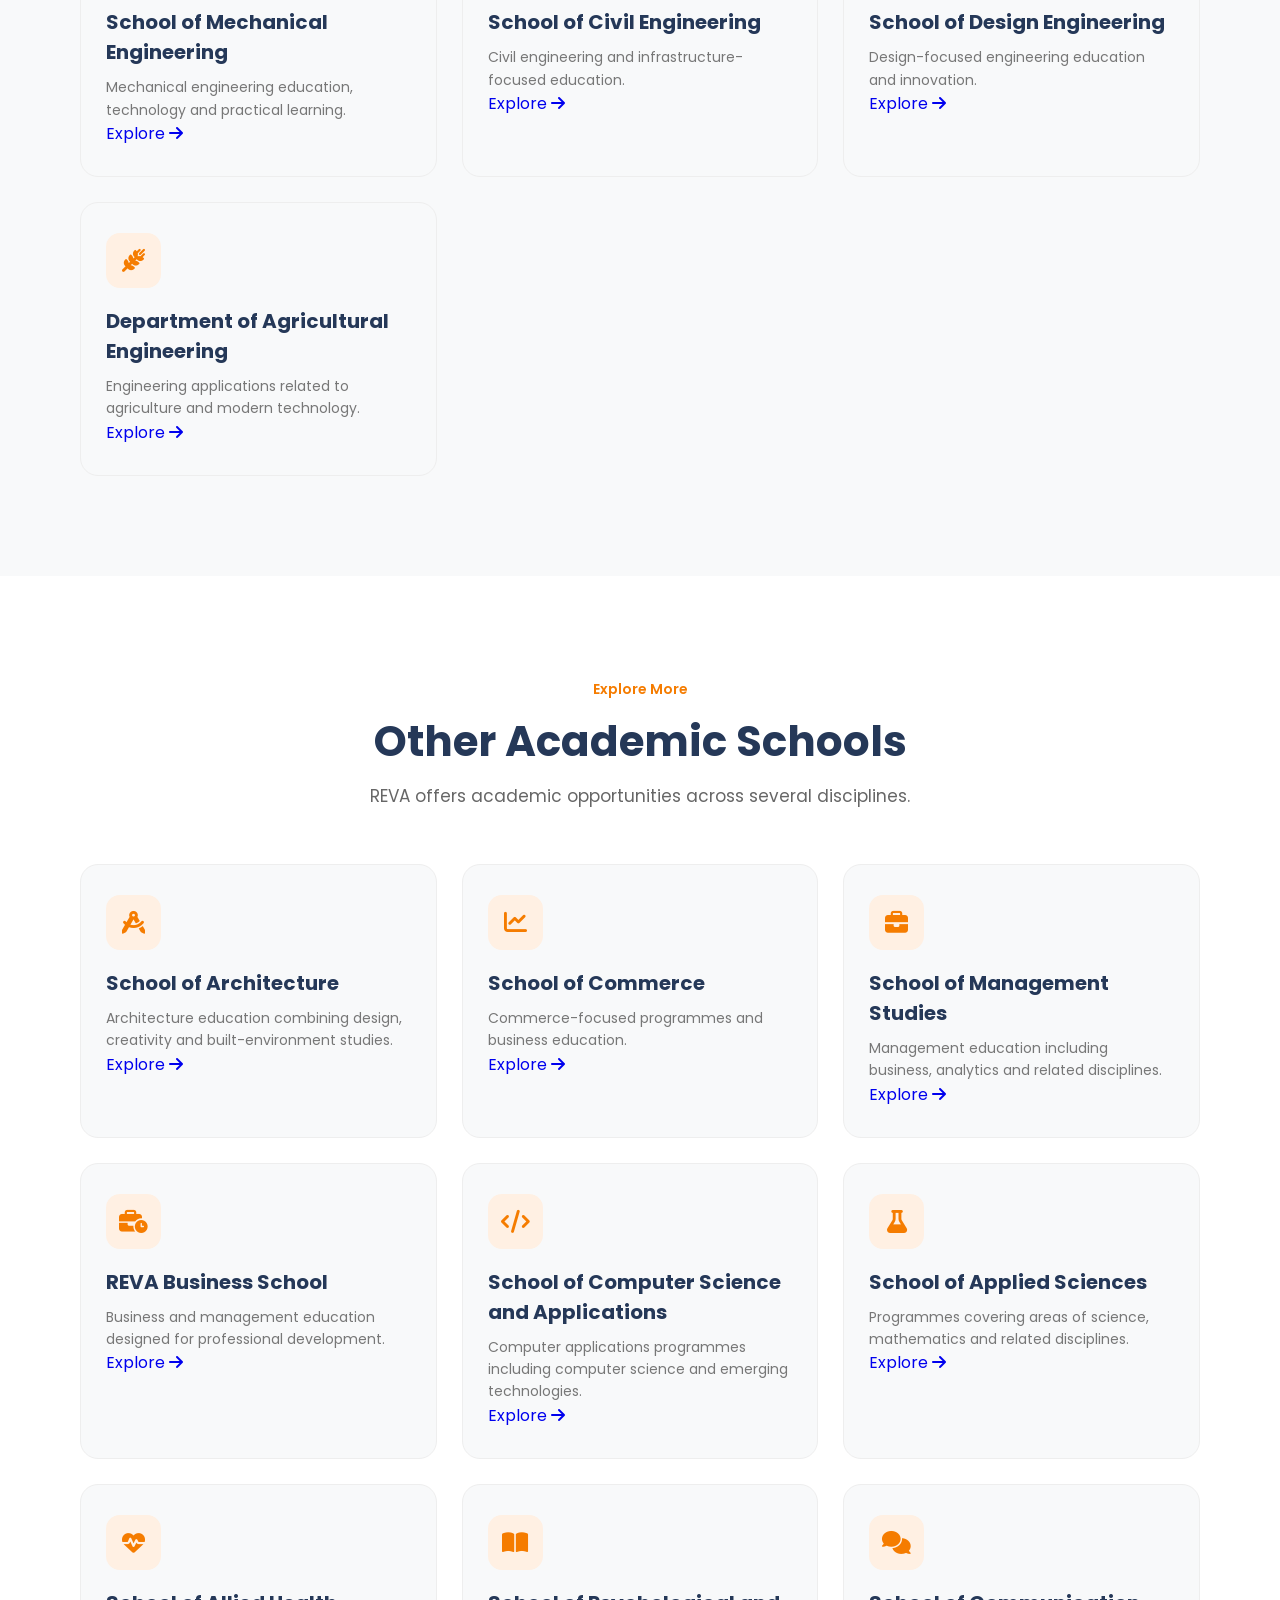
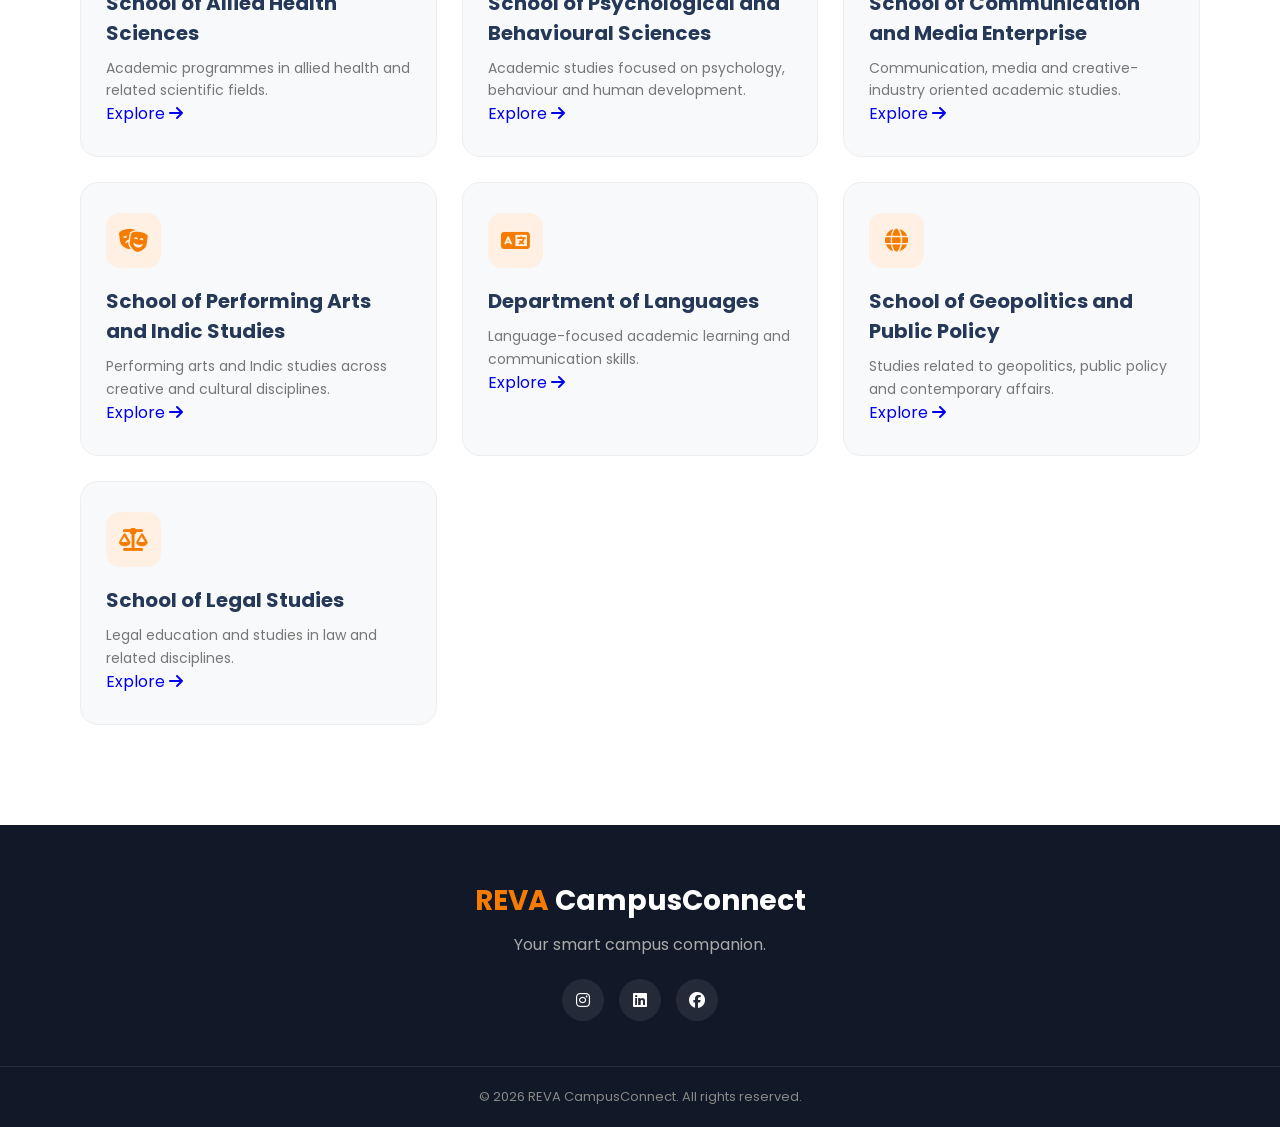
<file: frontend/departments.html>
<!DOCTYPE html>
<html lang="en">

<head>
    <meta charset="UTF-8">
    <meta name="viewport" content="width=device-width, initial-scale=1.0">

    <title>Departments | REVA CampusConnect</title>

    <!-- Google Font -->
    <link rel="preconnect" href="https://fonts.googleapis.com">
    <link rel="preconnect" href="https://fonts.gstatic.com" crossorigin>

    <link
        href="https://fonts.googleapis.com/css2?family=Poppins:wght@300;400;500;600;700&display=swap"
        rel="stylesheet"
    >

    <!-- Font Awesome -->
    <link
        rel="stylesheet"
        href="https://cdnjs.cloudflare.com/ajax/libs/font-awesome/6.7.2/css/all.min.css"
    >

    <!-- CSS -->
    <link rel="stylesheet" href="css/style.css">

</head>


<body>


<!-- =========================================================
     NAVBAR
========================================================= -->

<header>

    <nav class="navbar">


        <!-- LOGO -->

        <div class="logo">

            <a href="index.html">

                <img
                    src="images/reva-logo.png"
                    alt="REVA University Logo"
                >

            </a>


            <div class="logo-text">

                <h2>REVA</h2>

                <p>CampusConnect</p>

            </div>

        </div>



        <!-- NAVIGATION -->

        <ul class="nav-links">

            <li>
                <a href="index.html">
                    Home
                </a>
            </li>


            <li>
                <a href="campus.html">
                    Campus
                </a>
            </li>


            <li>
                <a href="hostels.html">
                    Hostels
                </a>
            </li>


            <li>
                <a href="mess.html">
                    Mess
                </a>
            </li>


            <li>
                <a href="departments.html" class="active">
                    Departments
                </a>
            </li>


            <li>
                <a href="#">
                    Events
                </a>
            </li>


            <li>
                <a href="#">
                    Notices
                </a>
            </li>


            <li>
                <a href="#footer">
                    Contact
                </a>
            </li>

        </ul>



        <!-- RIGHT SIDE -->

        <div class="nav-right">


            <div class="search-box">

                <i class="fa-solid fa-magnifying-glass"></i>

                <input
                    type="text"
                    id="searchInput"
                    placeholder="Search..."
                >

            </div>



            <button class="login-btn">

                <i class="fa-regular fa-user"></i>

                Login

            </button>


        </div>

    </nav>

</header>



<!-- =========================================================
     HERO
========================================================= -->

<section class="department-hero">

    <div class="department-hero-content">


        <span class="hero-tag">

            <i class="fa-solid fa-building-columns"></i>

            Academic Excellence

        </span>


        <h1>

            Explore

            <span>REVA Departments</span>

        </h1>


        <p>

            Discover the schools and departments that offer
            diverse programmes across engineering, management,
            science, law, architecture and liberal studies.

        </p>


    </div>

</section>



<!-- =========================================================
     SEARCH DEPARTMENTS
========================================================= -->

<section class="department-search-section">

    <div class="section-title">

        <span class="section-tag">
            Find Your School
        </span>


        <h2>
            Search Departments
        </h2>


        <p>
            Find the academic school you are looking for.
        </p>

    </div>


    <div class="department-search-box">

        <i class="fa-solid fa-magnifying-glass"></i>

        <input
            type="text"
            id="departmentSearch"
            placeholder="Search department or school..."
        >

    </div>

</section>



<!-- =========================================================
     ENGINEERING
========================================================= -->

<section class="department-section">

    <div class="section-title">

        <span class="section-tag">
            Faculty of Engineering and Technology
        </span>


        <h2>
            Engineering & Technology
        </h2>


        <p>
            Explore engineering and technology-focused schools
            and academic programmes.
        </p>

    </div>



    <div class="department-grid">


        <!-- CSE -->

        <div class="department-card">

            <div class="department-icon">

                <i class="fa-solid fa-laptop-code"></i>

            </div>


            <h3>
                School of Computer Science and Engineering
            </h3>


            <p>
                Computing, information technology, artificial
                intelligence, data science, IoT and cybersecurity.
            </p>


            <a href="#">

                Explore

                <i class="fa-solid fa-arrow-right"></i>

            </a>

        </div>



        <!-- EEE -->

        <div class="department-card">

            <div class="department-icon">

                <i class="fa-solid fa-bolt"></i>

            </div>


            <h3>
                School of Electrical and Electronics Engineering
            </h3>


            <p>
                Academic programmes covering electrical and
                electronics engineering.
            </p>


            <a href="#">

                Explore

                <i class="fa-solid fa-arrow-right"></i>

            </a>

        </div>



        <!-- ECE -->

        <div class="department-card">

            <div class="department-icon">

                <i class="fa-solid fa-microchip"></i>

            </div>


            <h3>
                School of Electronics and Communication Engineering
            </h3>


            <p>
                Electronics, communication and related engineering
                technologies.
            </p>


            <a href="#">

                Explore

                <i class="fa-solid fa-arrow-right"></i>

            </a>

        </div>



        <!-- MECHANICAL -->

        <div class="department-card">

            <div class="department-icon">

                <i class="fa-solid fa-gears"></i>

            </div>


            <h3>
                School of Mechanical Engineering
            </h3>


            <p>
                Mechanical engineering education, technology
                and practical learning.
            </p>


            <a href="#">

                Explore

                <i class="fa-solid fa-arrow-right"></i>

            </a>

        </div>



        <!-- CIVIL -->

        <div class="department-card">

            <div class="department-icon">

                <i class="fa-solid fa-building"></i>

            </div>


            <h3>
                School of Civil Engineering
            </h3>


            <p>
                Civil engineering and infrastructure-focused
                education.
            </p>


            <a href="#">

                Explore

                <i class="fa-solid fa-arrow-right"></i>

            </a>

        </div>



        <!-- DESIGN -->

        <div class="department-card">

            <div class="department-icon">

                <i class="fa-solid fa-compass-drafting"></i>

            </div>


            <h3>
                School of Design Engineering
            </h3>


            <p>
                Design-focused engineering education and
                innovation.
            </p>


            <a href="#">

                Explore

                <i class="fa-solid fa-arrow-right"></i>

            </a>

        </div>



        <!-- AGRICULTURAL -->

        <div class="department-card">

            <div class="department-icon">

                <i class="fa-solid fa-wheat-awn"></i>

            </div>


            <h3>
                Department of Agricultural Engineering
            </h3>


            <p>
                Engineering applications related to agriculture
                and modern technology.
            </p>


            <a href="#">

                Explore

                <i class="fa-solid fa-arrow-right"></i>

            </a>

        </div>

    </div>

</section>



<!-- =========================================================
     OTHER FACULTIES
========================================================= -->

<section class="department-section alternate-section">

    <div class="section-title">

        <span class="section-tag">
            Explore More
        </span>


        <h2>
            Other Academic Schools
        </h2>


        <p>
            REVA offers academic opportunities across several
            disciplines.
        </p>

    </div>



    <div class="department-grid">


        <!-- ARCHITECTURE -->

        <div class="department-card">

            <div class="department-icon">

                <i class="fa-solid fa-drafting-compass"></i>

            </div>


            <h3>
                School of Architecture
            </h3>


            <p>
                Architecture education combining design,
                creativity and built-environment studies.
            </p>


            <a href="#">

                Explore

                <i class="fa-solid fa-arrow-right"></i>

            </a>

        </div>



        <!-- COMMERCE -->

        <div class="department-card">

            <div class="department-icon">

                <i class="fa-solid fa-chart-line"></i>

            </div>


            <h3>
                School of Commerce
            </h3>


            <p>
                Commerce-focused programmes and business
                education.
            </p>


            <a href="#">

                Explore

                <i class="fa-solid fa-arrow-right"></i>

            </a>

        </div>



        <!-- MANAGEMENT -->

        <div class="department-card">

            <div class="department-icon">

                <i class="fa-solid fa-briefcase"></i>

            </div>


            <h3>
                School of Management Studies
            </h3>


            <p>
                Management education including business,
                analytics and related disciplines.
            </p>


            <a href="#">

                Explore

                <i class="fa-solid fa-arrow-right"></i>

            </a>

        </div>



        <!-- BUSINESS SCHOOL -->

        <div class="department-card">

            <div class="department-icon">

                <i class="fa-solid fa-business-time"></i>

            </div>


            <h3>
                REVA Business School
            </h3>


            <p>
                Business and management education designed
                for professional development.
            </p>


            <a href="#">

                Explore

                <i class="fa-solid fa-arrow-right"></i>

            </a>

        </div>



        <!-- COMPUTER APPLICATIONS -->

        <div class="department-card">

            <div class="department-icon">

                <i class="fa-solid fa-code"></i>

            </div>


            <h3>
                School of Computer Science and Applications
            </h3>


            <p>
                Computer applications programmes including
                computer science and emerging technologies.
            </p>


            <a href="#">

                Explore

                <i class="fa-solid fa-arrow-right"></i>

            </a>

        </div>



        <!-- APPLIED SCIENCES -->

        <div class="department-card">

            <div class="department-icon">

                <i class="fa-solid fa-flask"></i>

            </div>


            <h3>
                School of Applied Sciences
            </h3>


            <p>
                Programmes covering areas of science,
                mathematics and related disciplines.
            </p>


            <a href="#">

                Explore

                <i class="fa-solid fa-arrow-right"></i>

            </a>

        </div>



        <!-- ALLIED HEALTH -->

        <div class="department-card">

            <div class="department-icon">

                <i class="fa-solid fa-heart-pulse"></i>

            </div>


            <h3>
                School of Allied Health Sciences
            </h3>


            <p>
                Academic programmes in allied health and
                related scientific fields.
            </p>


            <a href="#">

                Explore

                <i class="fa-solid fa-arrow-right"></i>

            </a>

        </div>



        <!-- LIBERAL STUDIES -->

        <div class="department-card">

            <div class="department-icon">

                <i class="fa-solid fa-book-open"></i>

            </div>


            <h3>
                School of Psychological and Behavioural Sciences
            </h3>


            <p>
                Academic studies focused on psychology,
                behaviour and human development.
            </p>


            <a href="#">

                Explore

                <i class="fa-solid fa-arrow-right"></i>

            </a>

        </div>



        <!-- COMMUNICATION -->

        <div class="department-card">

            <div class="department-icon">

                <i class="fa-solid fa-comments"></i>

            </div>


            <h3>
                School of Communication and Media Enterprise
            </h3>


            <p>
                Communication, media and creative-industry
                oriented academic studies.
            </p>


            <a href="#">

                Explore

                <i class="fa-solid fa-arrow-right"></i>

            </a>

        </div>



        <!-- PERFORMING ARTS -->

        <div class="department-card">

            <div class="department-icon">

                <i class="fa-solid fa-masks-theater"></i>

            </div>


            <h3>
                School of Performing Arts and Indic Studies
            </h3>


            <p>
                Performing arts and Indic studies across
                creative and cultural disciplines.
            </p>


            <a href="#">

                Explore

                <i class="fa-solid fa-arrow-right"></i>

            </a>

        </div>



        <!-- LANGUAGES -->

        <div class="department-card">

            <div class="department-icon">

                <i class="fa-solid fa-language"></i>

            </div>


            <h3>
                Department of Languages
            </h3>


            <p>
                Language-focused academic learning and
                communication skills.
            </p>


            <a href="#">

                Explore

                <i class="fa-solid fa-arrow-right"></i>

            </a>

        </div>



        <!-- GEOPOLITICS -->

        <div class="department-card">

            <div class="department-icon">

                <i class="fa-solid fa-globe"></i>

            </div>


            <h3>
                School of Geopolitics and Public Policy
            </h3>


            <p>
                Studies related to geopolitics, public policy
                and contemporary affairs.
            </p>


            <a href="#">

                Explore

                <i class="fa-solid fa-arrow-right"></i>

            </a>

        </div>



        <!-- LAW -->

        <div class="department-card">

            <div class="department-icon">

                <i class="fa-solid fa-scale-balanced"></i>

            </div>


            <h3>
                School of Legal Studies
            </h3>


            <p>
                Legal education and studies in law and
                related disciplines.
            </p>


            <a href="#">

                Explore

                <i class="fa-solid fa-arrow-right"></i>

            </a>

        </div>


    </div>

</section>



<!-- =========================================================
     FOOTER
========================================================= -->

<footer id="footer">


    <div class="footer-content">

        <h2>

            <span>REVA</span>

            CampusConnect

        </h2>


        <p>
            Your smart campus companion.
        </p>


        <div class="footer-social">

            <a href="#">
                <i class="fa-brands fa-instagram"></i>
            </a>


            <a href="#">
                <i class="fa-brands fa-linkedin"></i>
            </a>


            <a href="#">
                <i class="fa-brands fa-facebook"></i>
            </a>

        </div>

    </div>



    <div class="footer-bottom">

        <p>
            © 2026 REVA CampusConnect. All rights reserved.
        </p>

    </div>


</footer>



<!-- =========================================================
     JAVASCRIPT
========================================================= -->

<script>

    const departmentSearch =
        document.getElementById("departmentSearch");

    const departmentCards =
        document.querySelectorAll(".department-card");


    departmentSearch.addEventListener("input", function () {

        const searchValue =
            this.value.toLowerCase().trim();


        departmentCards.forEach(function (card) {

            const text =
                card.textContent.toLowerCase();


            if (text.includes(searchValue)) {

                card.style.display = "block";

            } else {

                card.style.display = "none";

            }

        });

    });

</script>


<script src="js/script.js"></script>


</body>

</html>
</file>
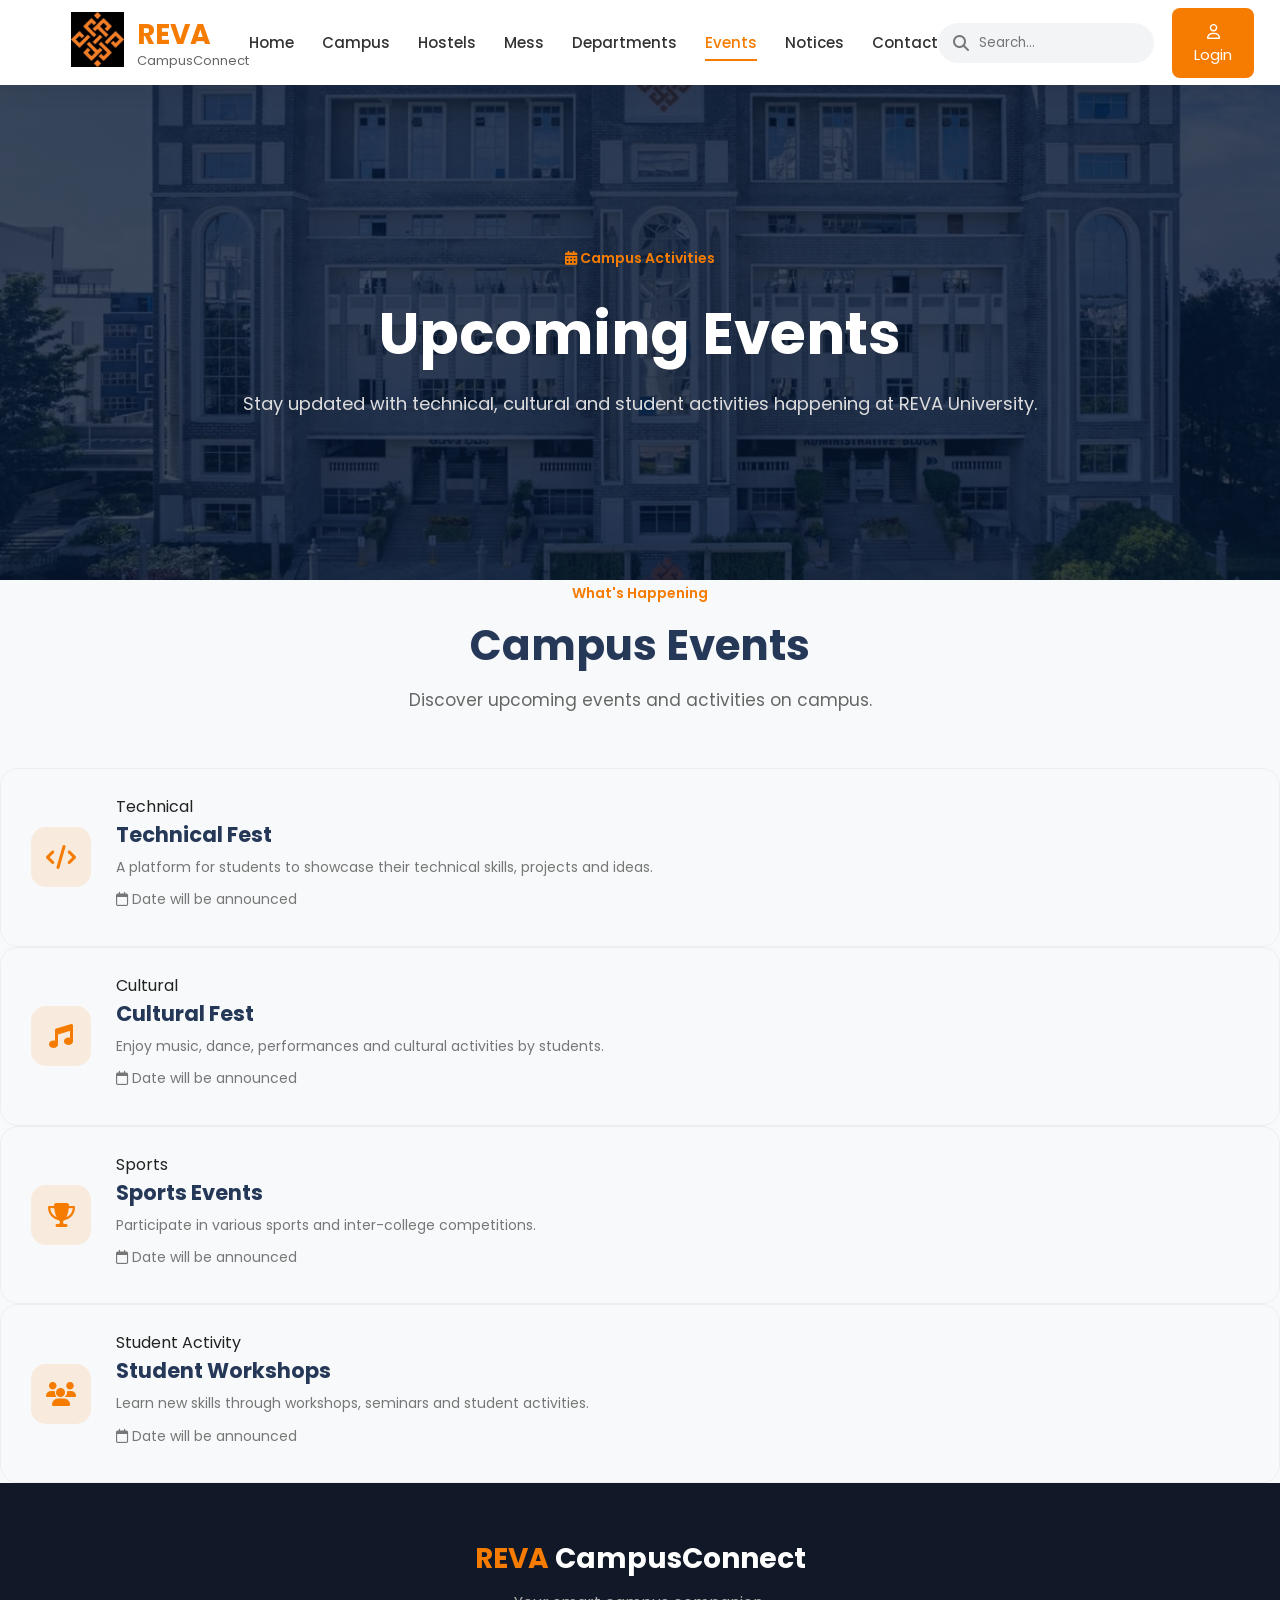
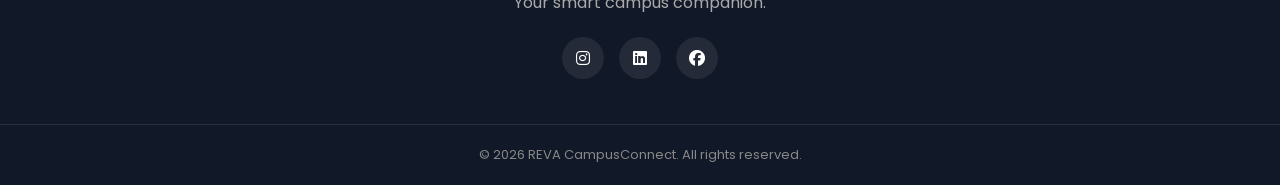
<file: frontend/events.html>
<!DOCTYPE html>
<html lang="en">

<head>
    <meta charset="UTF-8">
    <meta name="viewport" content="width=device-width, initial-scale=1.0">

    <title>Events | REVA CampusConnect</title>

    <!-- Google Font -->
    <link rel="preconnect" href="https://fonts.googleapis.com">
    <link rel="preconnect" href="https://fonts.gstatic.com" crossorigin>

    <link
        href="https://fonts.googleapis.com/css2?family=Poppins:wght@300;400;500;600;700&display=swap"
        rel="stylesheet"
    >

    <!-- Font Awesome -->
    <link
        rel="stylesheet"
        href="https://cdnjs.cloudflare.com/ajax/libs/font-awesome/6.7.2/css/all.min.css"
    >

    <!-- CSS -->
    <link rel="stylesheet" href="css/style.css">
</head>


<body>

<!-- =========================================================
     NAVBAR
========================================================= -->

<header>

    <nav class="navbar">

        <!-- LOGO -->
        <div class="logo">

            <a href="index.html">

                <img
                    src="images/reva-logo.png"
                    alt="REVA Logo"
                >

            </a>

            <div class="logo-text">

                <h2>REVA</h2>

                <p>CampusConnect</p>

            </div>

        </div>


        <!-- NAVIGATION -->
        <ul class="nav-links">

            <li>
                <a href="index.html">
                    Home
                </a>
            </li>

            <li>
                <a href="campus.html">
                    Campus
                </a>
            </li>

            <li>
                <a href="hostels.html">
                    Hostels
                </a>
            </li>

            <li>
                <a href="mess.html">
                    Mess
                </a>
            </li>

            <li>
                <a href="departments.html">
                    Departments
                </a>
            </li>

            <li>
                <a href="events.html" class="active">
                    Events
                </a>
            </li>

            <li>
                <a href="#">
                    Notices
                </a>
            </li>

            <li>
                <a href="#footer">
                    Contact
                </a>
            </li>

        </ul>


        <!-- RIGHT SIDE -->
        <div class="nav-right">

            <div class="search-box">

                <i class="fa-solid fa-magnifying-glass"></i>

                <input
                    type="text"
                    id="searchInput"
                    placeholder="Search..."
                >

            </div>


            <button class="login-btn">

                <i class="fa-regular fa-user"></i>

                Login

            </button>

        </div>

    </nav>

</header>


<!-- =========================================================
     PAGE HERO
========================================================= -->

<section class="page-hero">

    <div class="page-hero-content">

        <span class="section-tag">
            <i class="fa-solid fa-calendar-days"></i>
            Campus Activities
        </span>

        <h1>
            Upcoming Events
        </h1>

        <p>
            Stay updated with technical, cultural and student
            activities happening at REVA University.
        </p>

    </div>

</section>


<!-- =========================================================
     EVENTS
========================================================= -->

<section class="announcement-section">

    <div class="section-title">

        <span class="section-tag">
            What's Happening
        </span>

        <h2>
            Campus Events
        </h2>

        <p>
            Discover upcoming events and activities on campus.
        </p>

    </div>


    <div class="announcement-grid">


        <!-- EVENT 1 -->
        <div class="announcement-card">

            <div class="announcement-icon">

                <i class="fa-solid fa-code"></i>

            </div>

            <div class="announcement-content">

                <span>
                    Technical
                </span>

                <h3>
                    Technical Fest
                </h3>

                <p>
                    A platform for students to showcase their
                    technical skills, projects and ideas.
                </p>

                <p>
                    <i class="fa-regular fa-calendar"></i>
                    Date will be announced
                </p>

            </div>

        </div>


        <!-- EVENT 2 -->
        <div class="announcement-card">

            <div class="announcement-icon">

                <i class="fa-solid fa-music"></i>

            </div>

            <div class="announcement-content">

                <span>
                    Cultural
                </span>

                <h3>
                    Cultural Fest
                </h3>

                <p>
                    Enjoy music, dance, performances and
                    cultural activities by students.
                </p>

                <p>
                    <i class="fa-regular fa-calendar"></i>
                    Date will be announced
                </p>

            </div>

        </div>


        <!-- EVENT 3 -->
        <div class="announcement-card">

            <div class="announcement-icon">

                <i class="fa-solid fa-trophy"></i>

            </div>

            <div class="announcement-content">

                <span>
                    Sports
                </span>

                <h3>
                    Sports Events
                </h3>

                <p>
                    Participate in various sports and
                    inter-college competitions.
                </p>

                <p>
                    <i class="fa-regular fa-calendar"></i>
                    Date will be announced
                </p>

            </div>

        </div>


        <!-- EVENT 4 -->
        <div class="announcement-card">

            <div class="announcement-icon">

                <i class="fa-solid fa-users"></i>

            </div>

            <div class="announcement-content">

                <span>
                    Student Activity
                </span>

                <h3>
                    Student Workshops
                </h3>

                <p>
                    Learn new skills through workshops,
                    seminars and student activities.
                </p>

                <p>
                    <i class="fa-regular fa-calendar"></i>
                    Date will be announced
                </p>

            </div>

        </div>


    </div>

</section>


<!-- =========================================================
     FOOTER
========================================================= -->

<footer id="footer">

    <div class="footer-content">

        <h2>

            <span>REVA</span>
            CampusConnect

        </h2>

        <p>
            Your smart campus companion.
        </p>


        <div class="footer-social">

            <a href="#">
                <i class="fa-brands fa-instagram"></i>
            </a>

            <a href="#">
                <i class="fa-brands fa-linkedin"></i>
            </a>

            <a href="#">
                <i class="fa-brands fa-facebook"></i>
            </a>

        </div>

    </div>


    <div class="footer-bottom">

        <p>
            © 2026 REVA CampusConnect. All rights reserved.
        </p>

    </div>

</footer>


<!-- =========================================================
     JAVASCRIPT
========================================================= -->

<script src="js/script.js"></script>

</body>

</html>
</file>
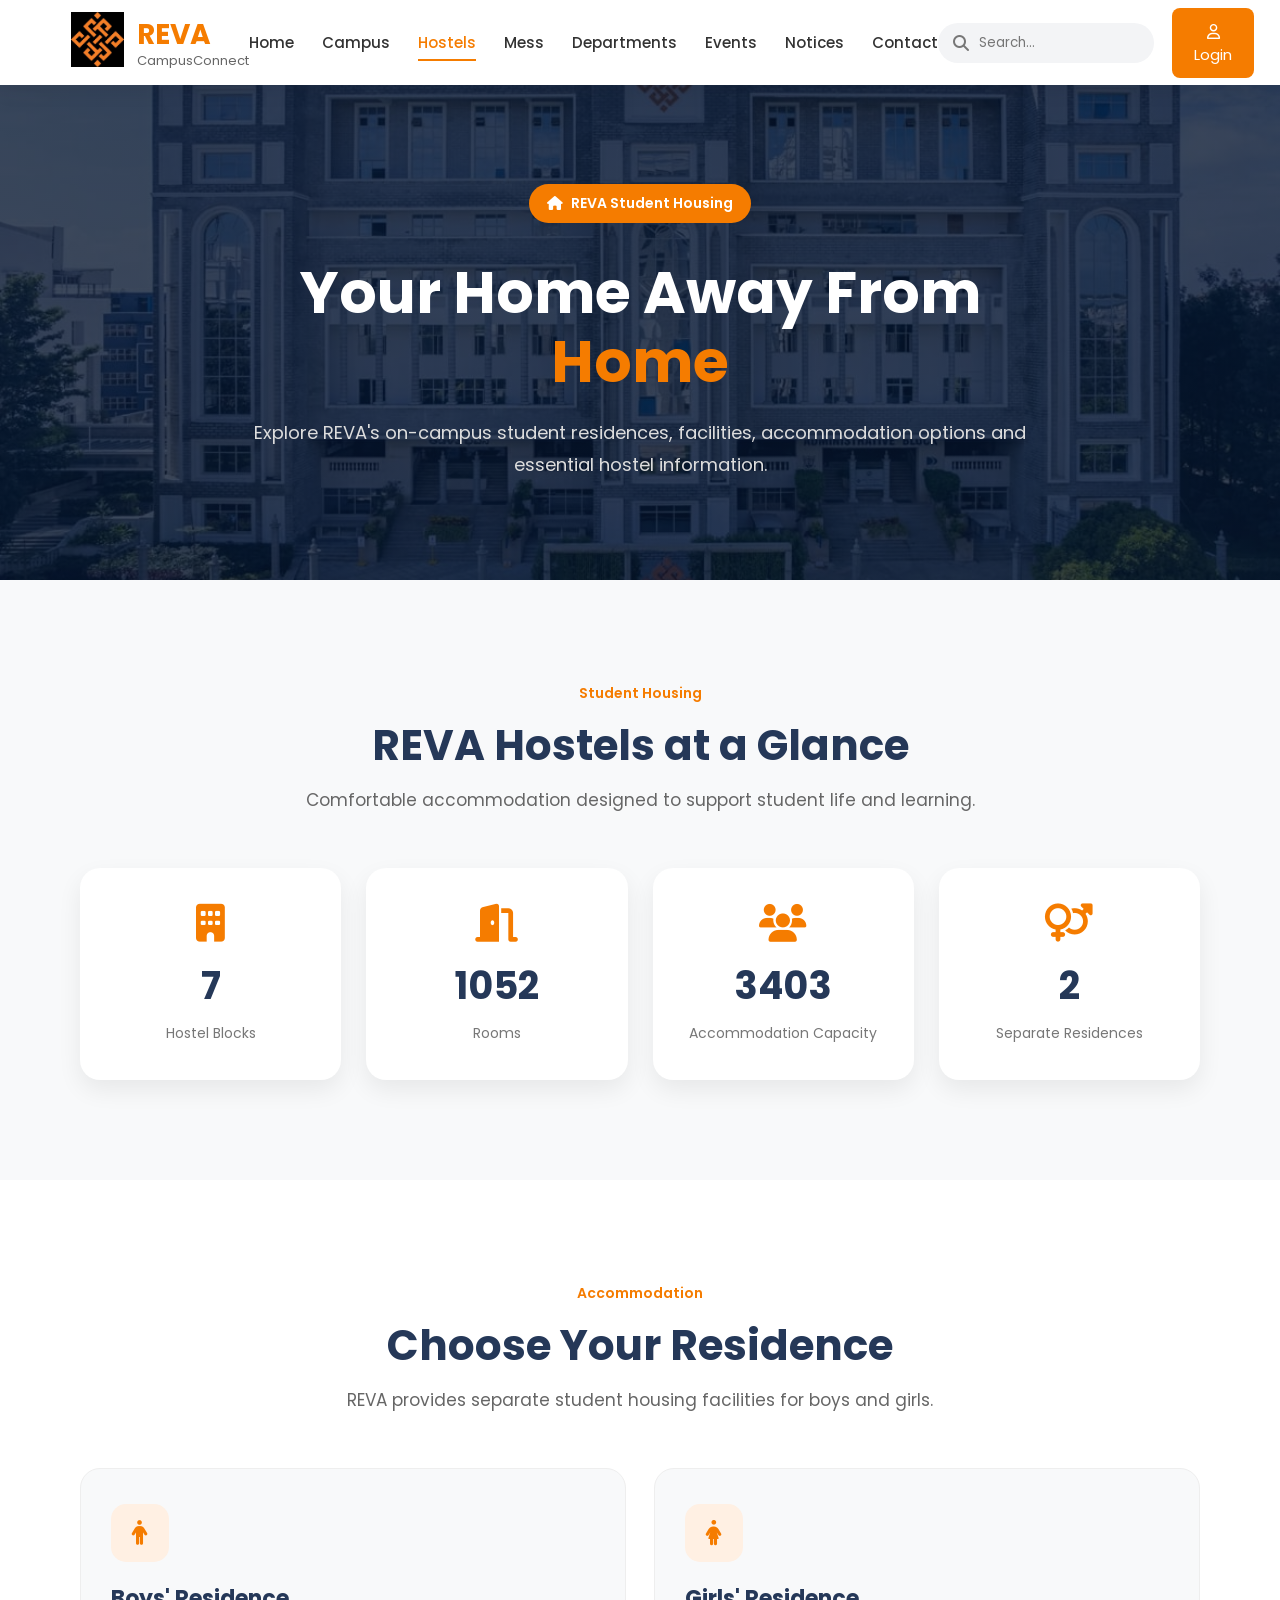
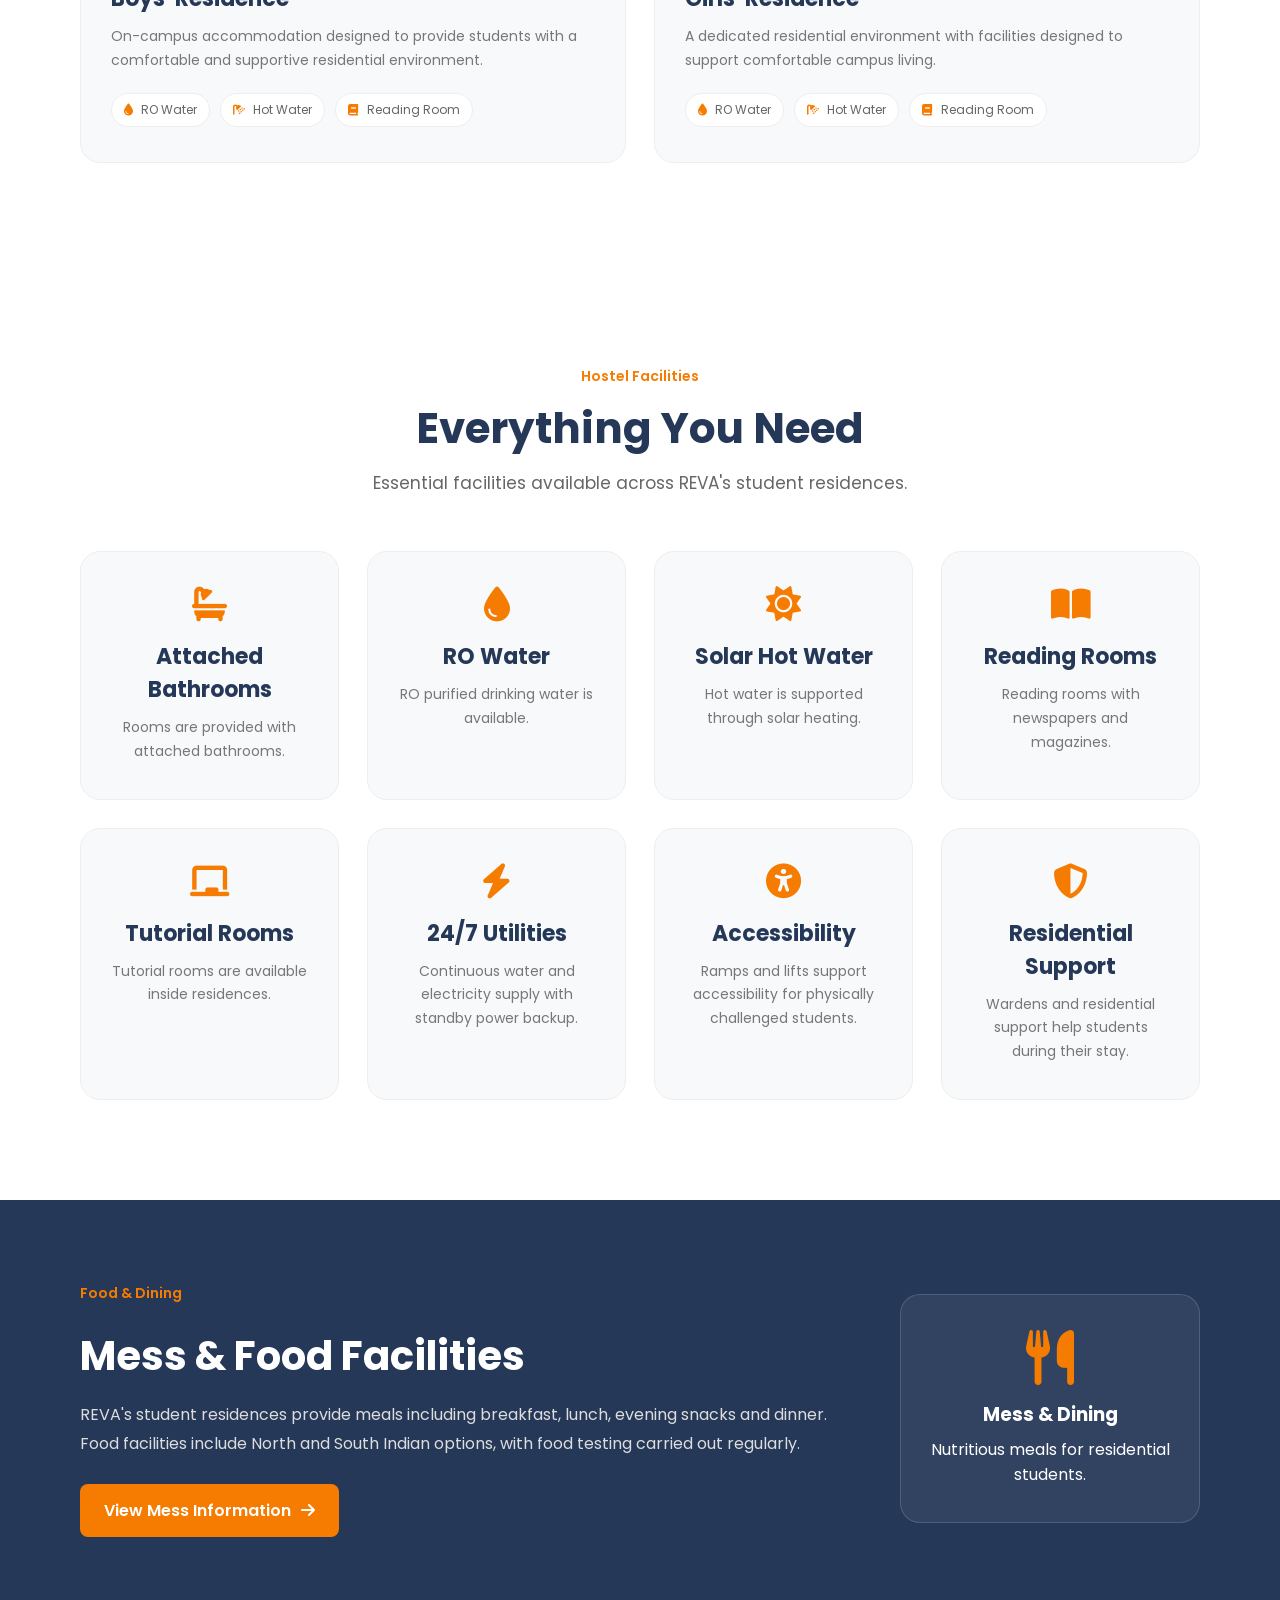
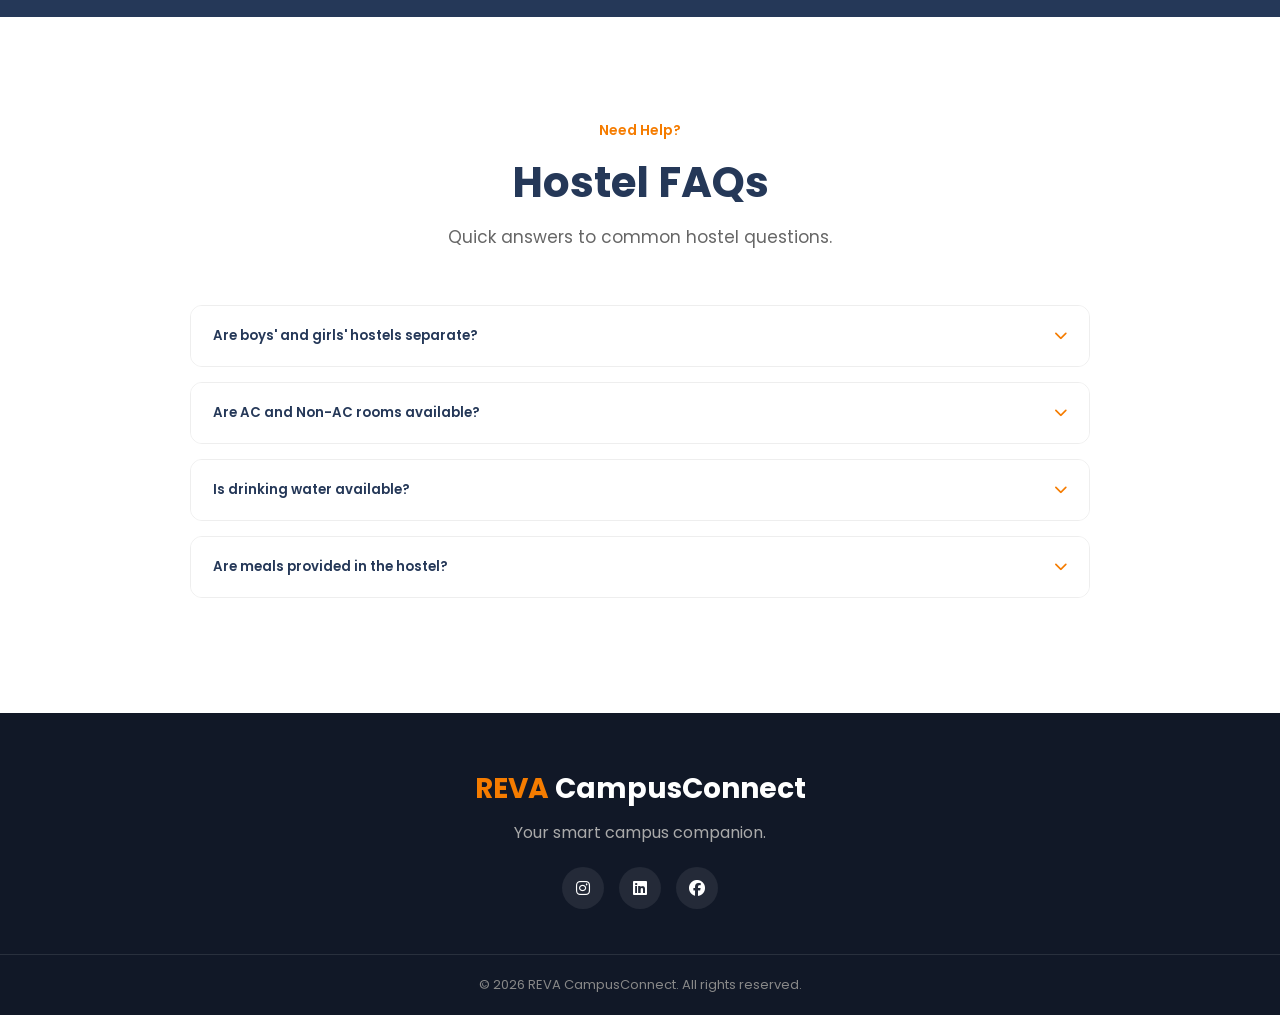
<file: frontend/hostels.html>
<!DOCTYPE html>
<html lang="en">

<head>

    <meta charset="UTF-8">
    <meta name="viewport" content="width=device-width, initial-scale=1.0">

    <title>Hostels | REVA CampusConnect</title>

    <!-- Google Font -->
    <link rel="preconnect" href="https://fonts.googleapis.com">
    <link rel="preconnect" href="https://fonts.gstatic.com" crossorigin>

    <link href="https://fonts.googleapis.com/css2?family=Poppins:wght@300;400;500;600;700&display=swap"
        rel="stylesheet">

    <!-- Font Awesome -->
    <link rel="stylesheet"
        href="https://cdnjs.cloudflare.com/ajax/libs/font-awesome/6.7.2/css/all.min.css">

    <!-- CSS -->
    <link rel="stylesheet" href="css/style.css">

</head>

<body>


    <!-- ================= NAVBAR ================= -->

    <header>

        <nav class="navbar">

            <div class="logo">

                <a href="index.html">

                    <img src="images/reva-logo.png"
                         alt="REVA University Logo">

                </a>

                <div class="logo-text">

                    <h2>REVA</h2>

                    <p>CampusConnect</p>

                </div>

            </div>


            <ul class="nav-links">

                <li>
                    <a href="index.html">Home</a>
                </li>

                <li>
                    <a href="campus.html">Campus</a>
                </li>

                <li>
                    <a href="hostels.html" class="active">Hostels</a>
                </li>

                <li>
                    <a href="#">Mess</a>
                </li>

                <li>
                    <a href="#">Departments</a>
                </li>

                <li>
                    <a href="#">Events</a>
                </li>

                <li>
                    <a href="#">Notices</a>
                </li>

                <li>
                    <a href="#footer">Contact</a>
                </li>

            </ul>


            <div class="nav-right">

                <div class="search-box">

                    <i class="fa-solid fa-magnifying-glass"></i>

                    <input
                        type="text"
                        id="searchInput"
                        placeholder="Search..."
                    >

                </div>


                <button class="login-btn">

                    <i class="fa-regular fa-user"></i>

                    Login

                </button>

            </div>

        </nav>

    </header>



    <!-- ================= HOSTEL HERO ================= -->

    <section class="hostel-hero">

        <div class="hostel-hero-content">

            <span class="hero-tag">

                <i class="fa-solid fa-house"></i>

                REVA Student Housing

            </span>


            <h1>

                Your Home Away From <span>Home</span>

            </h1>


            <p>

                Explore REVA's on-campus student residences,
                facilities, accommodation options and essential
                hostel information.

            </p>

        </div>

    </section>



    <!-- ================= HOSTEL OVERVIEW ================= -->

    <section class="hostel-overview">

        <div class="section-title">

            <span class="section-tag">
                Student Housing
            </span>

            <h2>REVA Hostels at a Glance</h2>

            <p>
                Comfortable accommodation designed to support
                student life and learning.
            </p>

        </div>


        <div class="hostel-stats">


            <div class="hostel-stat">

                <i class="fa-solid fa-building"></i>

                <h2>7</h2>

                <p>
                    Hostel Blocks
                </p>

            </div>


            <div class="hostel-stat">

                <i class="fa-solid fa-door-open"></i>

                <h2>1052</h2>

                <p>
                    Rooms
                </p>

            </div>


            <div class="hostel-stat">

                <i class="fa-solid fa-users"></i>

                <h2>3403</h2>

                <p>
                    Accommodation Capacity
                </p>

            </div>


            <div class="hostel-stat">

                <i class="fa-solid fa-venus-mars"></i>

                <h2>2</h2>

                <p>
                    Separate Residences
                </p>

            </div>

        </div>

    </section>



    <!-- ================= ACCOMMODATION ================= -->

    <section class="accommodation">

        <div class="section-title">

            <span class="section-tag">
                Accommodation
            </span>

            <h2>Choose Your Residence</h2>

            <p>
                REVA provides separate student housing facilities
                for boys and girls.
            </p>

        </div>


        <div class="accommodation-grid">


            <!-- Boys -->

            <div class="residence-card">

                <div class="residence-icon">

                    <i class="fa-solid fa-person"></i>

                </div>

                <h3>Boys' Residence</h3>

                <p>

                    On-campus accommodation designed to provide
                    students with a comfortable and supportive
                    residential environment.

                </p>

                <div class="residence-info">

                    <span>
                        <i class="fa-solid fa-droplet"></i>
                        RO Water
                    </span>

                    <span>
                        <i class="fa-solid fa-shower"></i>
                        Hot Water
                    </span>

                    <span>
                        <i class="fa-solid fa-book"></i>
                        Reading Room
                    </span>

                </div>

            </div>


            <!-- Girls -->

            <div class="residence-card">

                <div class="residence-icon">

                    <i class="fa-solid fa-person-dress"></i>

                </div>

                <h3>Girls' Residence</h3>

                <p>

                    A dedicated residential environment with
                    facilities designed to support comfortable
                    campus living.

                </p>

                <div class="residence-info">

                    <span>
                        <i class="fa-solid fa-droplet"></i>
                        RO Water
                    </span>

                    <span>
                        <i class="fa-solid fa-shower"></i>
                        Hot Water
                    </span>

                    <span>
                        <i class="fa-solid fa-book"></i>
                        Reading Room
                    </span>

                </div>

            </div>

        </div>

    </section>



    <!-- ================= FACILITIES ================= -->

    <section class="hostel-facilities">

        <div class="section-title">

            <span class="section-tag">
                Hostel Facilities
            </span>

            <h2>Everything You Need</h2>

            <p>
                Essential facilities available across REVA's
                student residences.
            </p>

        </div>


        <div class="facility-grid">


            <div class="facility-card">

                <i class="fa-solid fa-bath"></i>

                <h3>Attached Bathrooms</h3>

                <p>
                    Rooms are provided with attached bathrooms.
                </p>

            </div>


            <div class="facility-card">

                <i class="fa-solid fa-droplet"></i>

                <h3>RO Water</h3>

                <p>
                    RO purified drinking water is available.
                </p>

            </div>


            <div class="facility-card">

                <i class="fa-solid fa-sun"></i>

                <h3>Solar Hot Water</h3>

                <p>
                    Hot water is supported through solar heating.
                </p>

            </div>


            <div class="facility-card">

                <i class="fa-solid fa-book-open"></i>

                <h3>Reading Rooms</h3>

                <p>
                    Reading rooms with newspapers and magazines.
                </p>

            </div>


            <div class="facility-card">

                <i class="fa-solid fa-chalkboard"></i>

                <h3>Tutorial Rooms</h3>

                <p>
                    Tutorial rooms are available inside residences.
                </p>

            </div>


            <div class="facility-card">

                <i class="fa-solid fa-bolt"></i>

                <h3>24/7 Utilities</h3>

                <p>
                    Continuous water and electricity supply with
                    standby power backup.
                </p>

            </div>


            <div class="facility-card">

                <i class="fa-solid fa-universal-access"></i>

                <h3>Accessibility</h3>

                <p>
                    Ramps and lifts support accessibility for
                    physically challenged students.
                </p>

            </div>


            <div class="facility-card">

                <i class="fa-solid fa-shield-halved"></i>

                <h3>Residential Support</h3>

                <p>
                    Wardens and residential support help students
                    during their stay.
                </p>

            </div>

        </div>

    </section>



    <!-- ================= MESS ================= -->

    <section class="hostel-mess">

        <div class="mess-content">

            <span class="section-tag">
                Food & Dining
            </span>

            <h2>Mess & Food Facilities</h2>

            <p>

                REVA's student residences provide meals including
                breakfast, lunch, evening snacks and dinner.
                Food facilities include North and South Indian
                options, with food testing carried out regularly.

            </p>

            <a href="#" class="mess-button">

                View Mess Information

                <i class="fa-solid fa-arrow-right"></i>

            </a>

        </div>


        <div class="mess-icon-box">

            <i class="fa-solid fa-utensils"></i>

            <h3>Mess & Dining</h3>

            <p>
                Nutritious meals for residential students.
            </p>

        </div>

    </section>



    <!-- ================= HOSTEL FAQ ================= -->

    <section class="hostel-faq">

        <div class="section-title">

            <span class="section-tag">
                Need Help?
            </span>

            <h2>Hostel FAQs</h2>

            <p>
                Quick answers to common hostel questions.
            </p>

        </div>


        <div class="faq-container">


            <div class="faq-item">

                <button class="faq-question">

                    Are boys' and girls' hostels separate?

                    <i class="fa-solid fa-chevron-down"></i>

                </button>

                <div class="faq-answer">

                    <p>

                        Yes. REVA provides separate residential
                        facilities for boys and girls.

                    </p>

                </div>

            </div>


            <div class="faq-item">

                <button class="faq-question">

                    Are AC and Non-AC rooms available?

                    <i class="fa-solid fa-chevron-down"></i>

                </button>

                <div class="faq-answer">

                    <p>

                        REVA currently lists both AC and Non-AC
                        hostel room options.

                    </p>

                </div>

            </div>


            <div class="faq-item">

                <button class="faq-question">

                    Is drinking water available?

                    <i class="fa-solid fa-chevron-down"></i>

                </button>

                <div class="faq-answer">

                    <p>

                        Yes. RO purified drinking water is available
                        in the student residences.

                    </p>

                </div>

            </div>


            <div class="faq-item">

                <button class="faq-question">

                    Are meals provided in the hostel?

                    <i class="fa-solid fa-chevron-down"></i>

                </button>

                <div class="faq-answer">

                    <p>

                        Yes. Student residences provide breakfast,
                        lunch, evening snacks and dinner.

                    </p>

                </div>

            </div>

        </div>

    </section>



    <!-- ================= FOOTER ================= -->

    <footer id="footer">

        <div class="footer-content">

            <h2>
                <span>REVA</span> CampusConnect
            </h2>

            <p>
                Your smart campus companion.
            </p>

            <div class="footer-social">

                <a href="#">
                    <i class="fa-brands fa-instagram"></i>
                </a>

                <a href="#">
                    <i class="fa-brands fa-linkedin"></i>
                </a>

                <a href="#">
                    <i class="fa-brands fa-facebook"></i>
                </a>

            </div>

        </div>


        <div class="footer-bottom">

            <p>
                © 2026 REVA CampusConnect. All rights reserved.
            </p>

        </div>

    </footer>


    <script src="js/script.js"></script>

</body>

</html>
</file>
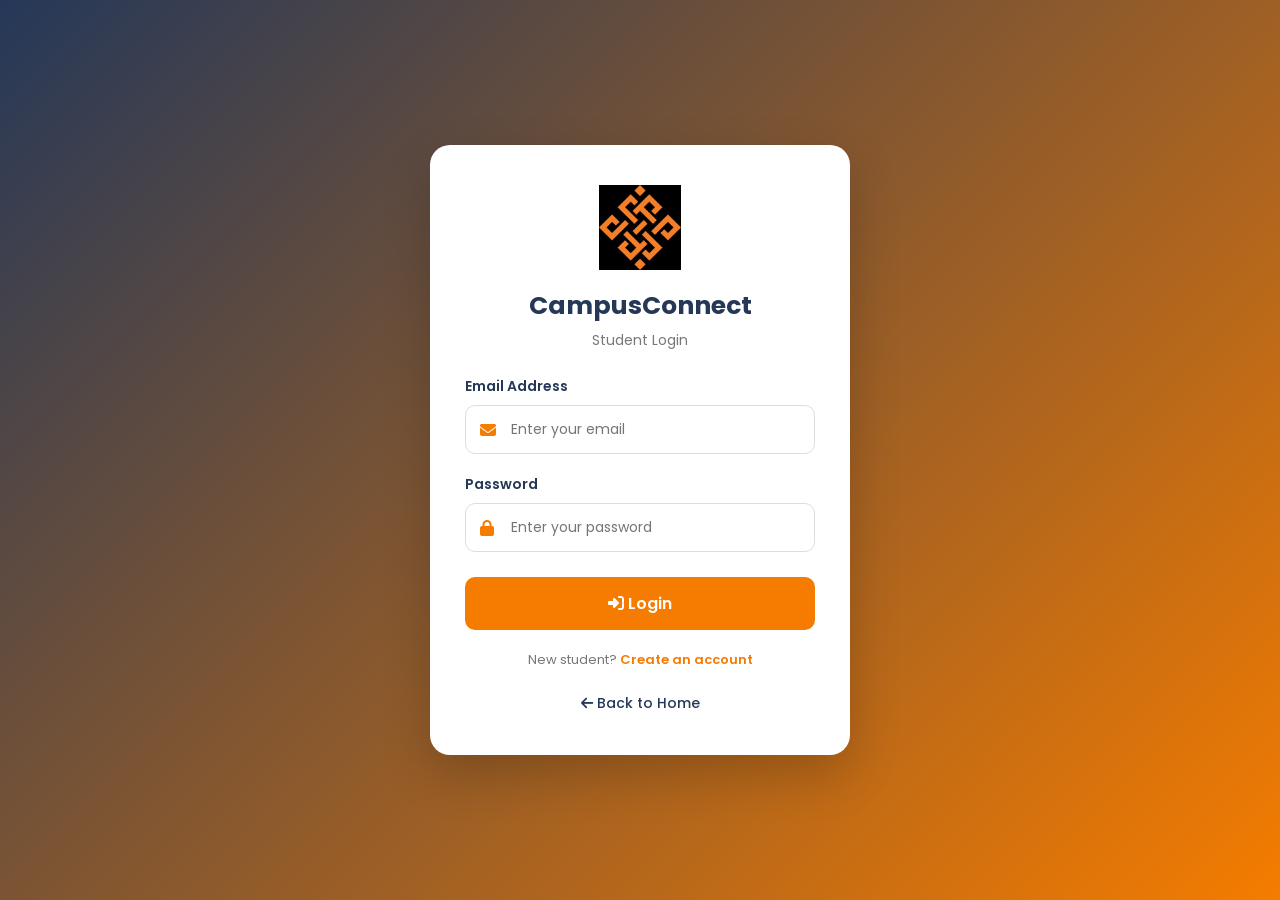
<file: frontend/login.html>
<!DOCTYPE html>
<html lang="en">

<head>
    <meta charset="UTF-8">
    <meta name="viewport" content="width=device-width, initial-scale=1.0">

    <title>Login | REVA CampusConnect</title>

    <link rel="preconnect" href="https://fonts.googleapis.com">
    <link rel="preconnect" href="https://fonts.gstatic.com" crossorigin>


    <link href="https://fonts.googleapis.com/css2?family=Poppins:wght@300;400;500;600;700&display=swap"
        rel="stylesheet">

    <link rel="stylesheet" href="https://cdnjs.cloudflare.com/ajax/libs/font-awesome/6.5.2/css/all.min.css">

    <style>
        * {
            margin: 0;
            padding: 0;
            box-sizing: border-box;
            font-family: 'Poppins', sans-serif;
        }

        body {
            min-height: 100vh;
            background: linear-gradient(135deg, #253858, #f57c00);
            display: flex;
            align-items: center;
            justify-content: center;
            padding: 20px;
        }

        .login-container {
            width: 100%;
            max-width: 420px;
        }

        .login-card {
            background: #ffffff;
            border-radius: 20px;
            padding: 40px 35px;
            box-shadow: 0 20px 50px rgba(0, 0, 0, 0.2);
        }

        .logo-section {
            text-align: center;
            margin-bottom: 25px;
        }

        .logo-section img {
            width: 85px;
            height: 85px;
            object-fit: contain;
            margin-bottom: 10px;
        }

        .logo-section h1 {
            color: #253858;
            font-size: 25px;
            margin-bottom: 5px;
        }

        .logo-section p {
            color: #777;
            font-size: 14px;
        }

        .form-group {
            margin-bottom: 20px;
        }

        .form-group label {
            display: block;
            color: #253858;
            font-size: 14px;
            font-weight: 600;
            margin-bottom: 8px;
        }

        .input-box {
            position: relative;
        }

        .input-box i {
            position: absolute;
            left: 15px;
            top: 50%;
            transform: translateY(-50%);
            color: #f57c00;
        }

        .input-box input {
            width: 100%;
            padding: 13px 15px 13px 45px;
            border: 1px solid #ddd;
            border-radius: 10px;
            outline: none;
            font-size: 14px;
            transition: 0.3s;
        }

        .input-box input:focus {
            border-color: #f57c00;
            box-shadow: 0 0 0 3px rgba(245, 124, 0, 0.1);
        }

        .login-btn {
            width: 100%;
            border: none;
            padding: 14px;
            border-radius: 10px;
            background: #f57c00;
            color: white;
            font-size: 16px;
            font-weight: 600;
            cursor: pointer;
            transition: 0.3s;
            margin-top: 5px;
        }

        .login-btn:hover {
            background: #e66f00;
            transform: translateY(-2px);
        }

        .login-btn:disabled {
            opacity: 0.7;
            cursor: not-allowed;
            transform: none;
        }

        .message {
            display: none;
            margin-top: 15px;
            padding: 10px;
            border-radius: 8px;
            text-align: center;
            font-size: 13px;
        }

        .message.success {
            display: block;
            background: #e8f7ee;
            color: #1b7a3a;
        }

        .message.error {
            display: block;
            background: #fdeaea;
            color: #c62828;
        }

        .register-text {
            text-align: center;
            margin-top: 20px;
            color: #777;
            font-size: 13px;
        }

        .register-text a {
            color: #f57c00;
            text-decoration: none;
            font-weight: 600;
        }

        .register-text a:hover {
            text-decoration: underline;
        }

        .back-home {
            text-align: center;
            margin-top: 20px;
        }

        .back-home a {
            text-decoration: none;
            color: #253858;
            font-size: 14px;
            font-weight: 500;
        }

        .back-home a:hover {
            color: #f57c00;
        }

        @media (max-width: 480px) {
            .login-card {
                padding: 30px 22px;
            }

            .logo-section h1 {
                font-size: 22px;
            }
        }
    </style>
</head>

<body>

    <div class="login-container">

        <div class="login-card">

            <div class="logo-section">

                <img src="images/reva-logo.png" alt="REVA University Logo">

                <h1>CampusConnect</h1>

                <p>Student Login</p>

            </div>


            <form id="loginForm">

                <div class="form-group">

                    <label for="email">Email Address</label>

                    <div class="input-box">

                        <i class="fa-solid fa-envelope"></i>

                        <input type="email" id="email" placeholder="Enter your email" required>

                    </div>

                </div>


                <div class="form-group">

                    <label for="password">Password</label>

                    <div class="input-box">

                        <i class="fa-solid fa-lock"></i>

                        <input type="password" id="password" placeholder="Enter your password" required>

                    </div>

                </div>


                <button type="submit" class="login-btn" id="loginBtn">

                    <i class="fa-solid fa-right-to-bracket"></i>
                    Login

                </button>


                <div id="message" class="message">
                </div>

            </form>


            <div class="register-text">

                New student?

                <a href="register.html">
                    Create an account
                </a>

            </div>


            <div class="back-home">

                <a href="index.html">

                    <i class="fa-solid fa-arrow-left"></i>
                    Back to Home

                </a>

            </div>

        </div>

    </div>


    <script>

        const loginForm =
            document.getElementById("loginForm");

        const loginBtn =
            document.getElementById("loginBtn");

        const message =
            document.getElementById("message");


        loginForm.addEventListener("submit", async function (event) {

            event.preventDefault();


            const email =
                document.getElementById("email").value.trim();

            const password =
                document.getElementById("password").value;


            message.className = "message";
            message.textContent = "";


            loginBtn.disabled = true;

            loginBtn.innerHTML =
                '<i class="fa-solid fa-spinner fa-spin"></i> Logging in...';


            try {

                const response = await fetch(
                    "http://localhost:8080/api/login",
                    {
                        method: "POST",

                        headers: {
                            "Content-Type": "application/json"
                        },

                        body: JSON.stringify({
                            email: email,
                            password: password
                        })
                    }
                );


                const result =
                    await response.text();


                if (response.ok) {

                    message.className =
                        "message success";

                    message.textContent =
                        result;

                    setTimeout(function () {

                        window.location.href =
                            "index.html";

                    }, 1200);

                } else {

                    message.className =
                        "message error";

                    message.textContent =
                        result;

                    loginBtn.disabled = false;

                    loginBtn.innerHTML =
                        '<i class="fa-solid fa-right-to-bracket"></i> Login';

                }


            } catch (error) {

                message.className =
                    "message error";

                message.textContent =
                    "Cannot connect to server. Please make sure the backend is running.";

                loginBtn.disabled = false;

                loginBtn.innerHTML =
                    '<i class="fa-solid fa-right-to-bracket"></i> Login';

            }


        });

    </script>

</body>

</html>
</file>
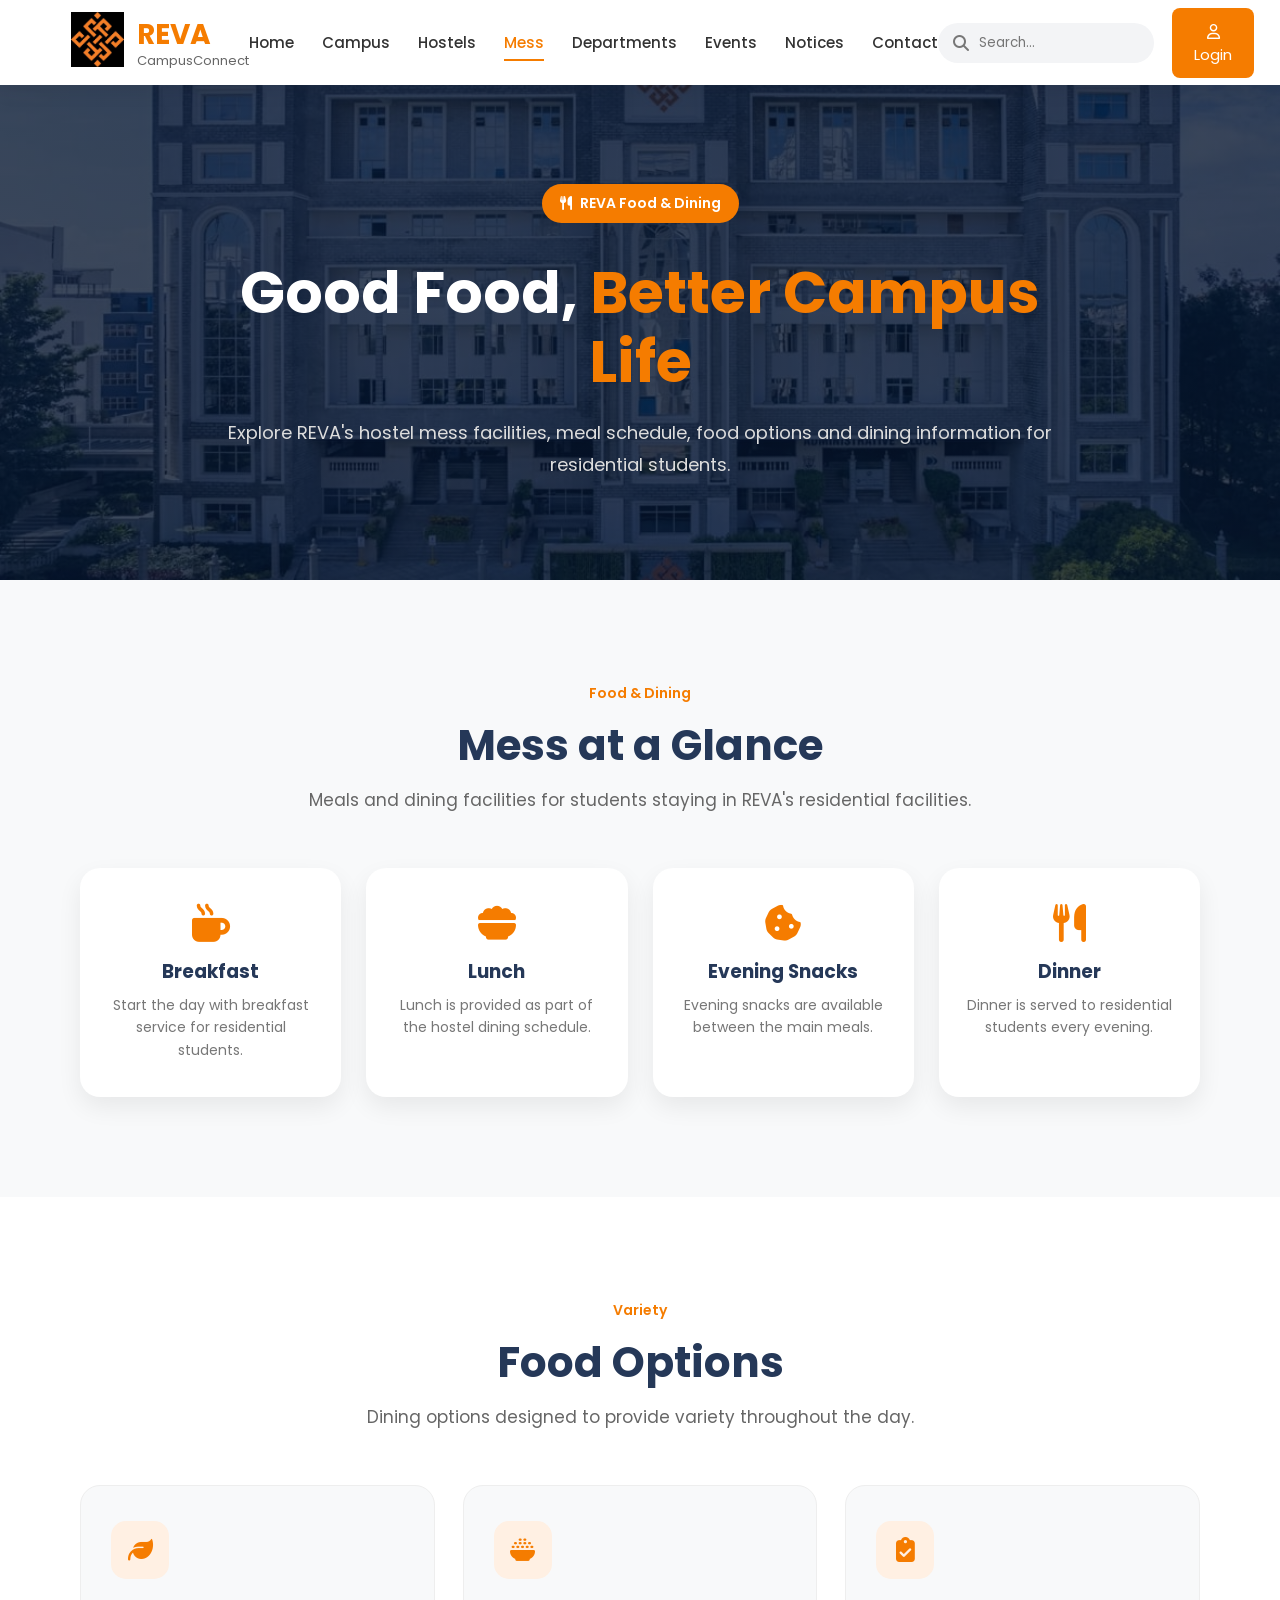
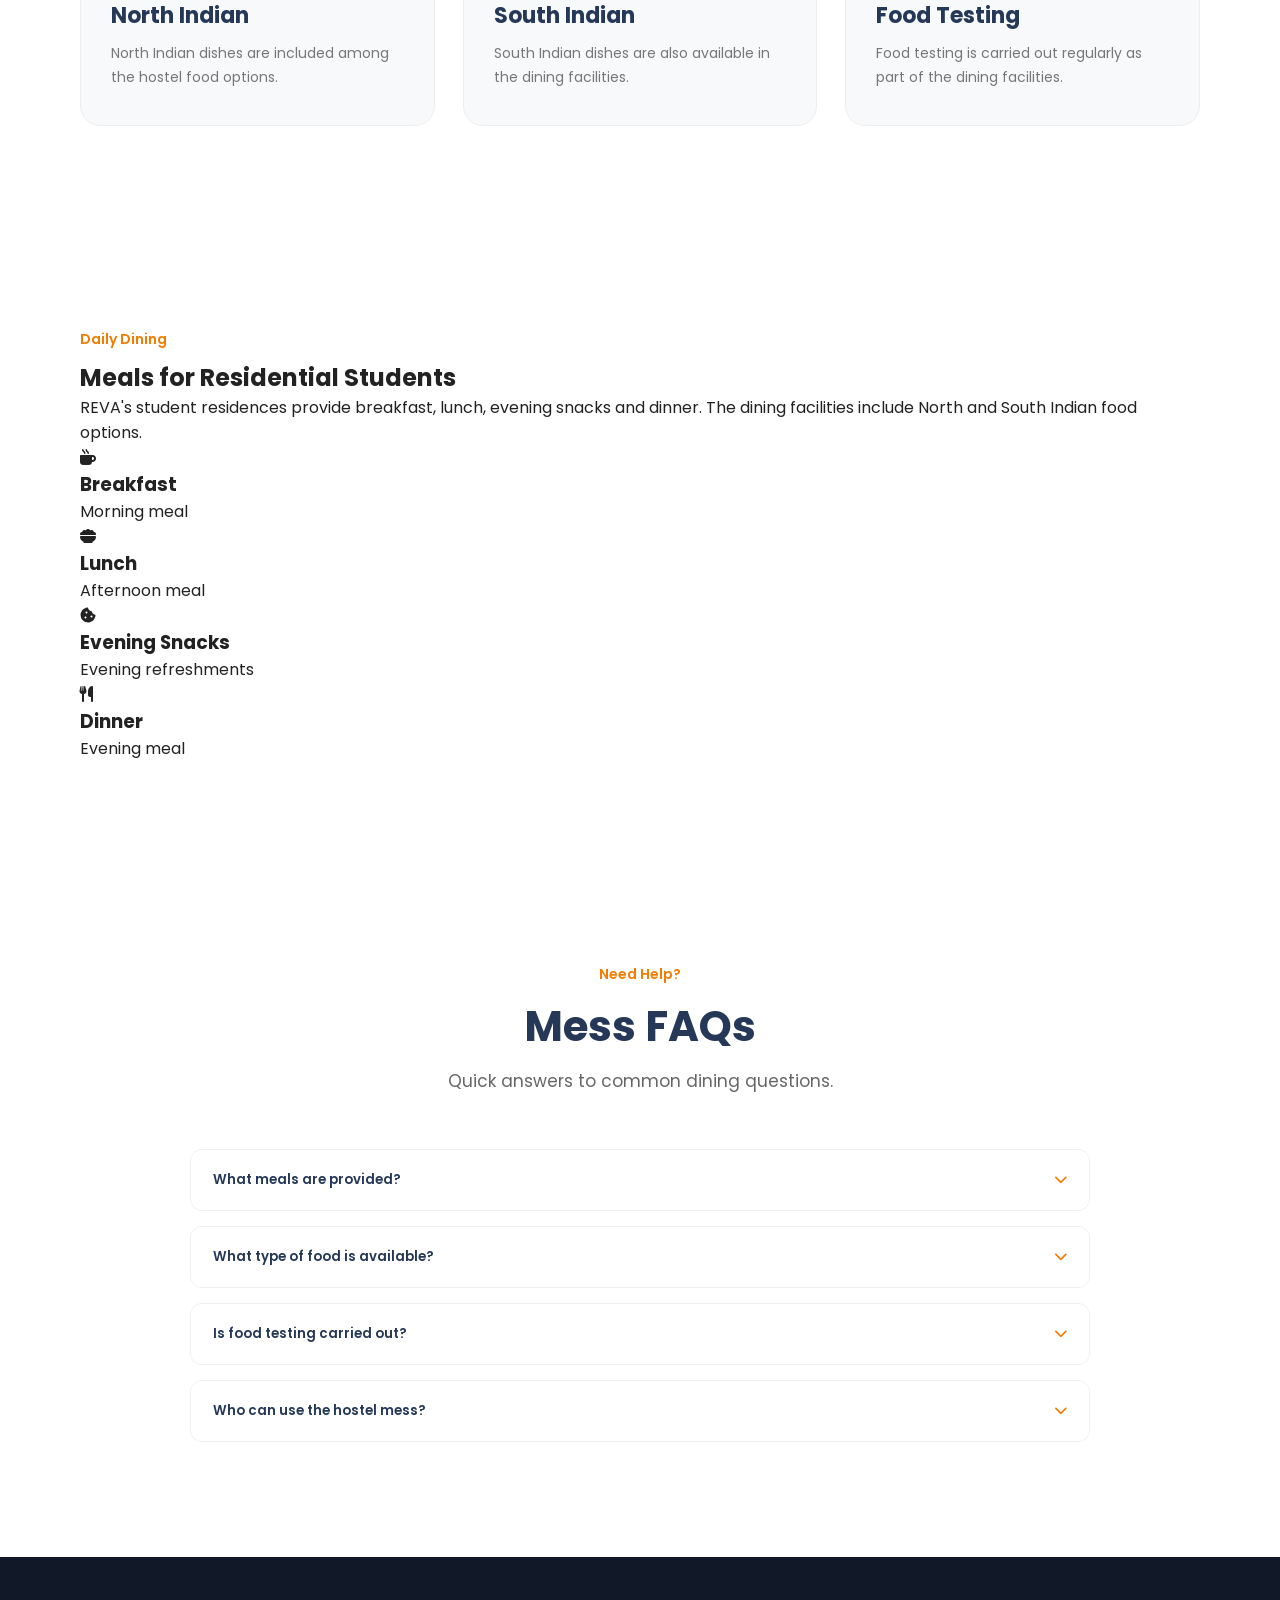
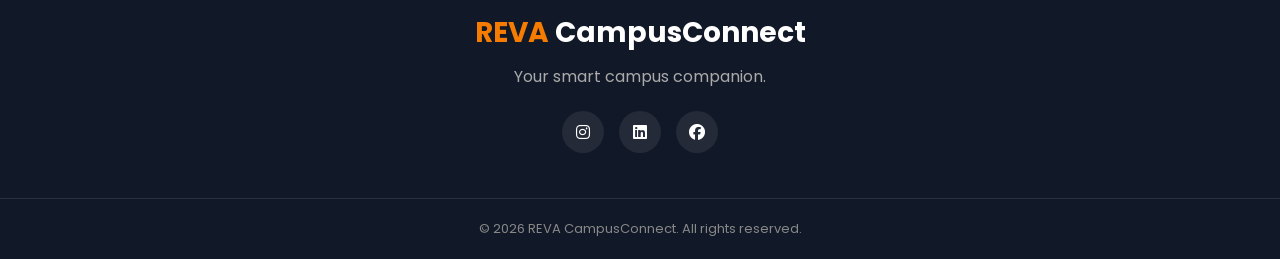
<file: frontend/mess.html>
<!DOCTYPE html>
<html lang="en">

<head>
    <meta charset="UTF-8">
    <meta name="viewport" content="width=device-width, initial-scale=1.0">

    <title>Mess | REVA CampusConnect</title>

    <!-- Google Font -->
    <link rel="preconnect" href="https://fonts.googleapis.com">
    <link rel="preconnect" href="https://fonts.gstatic.com" crossorigin>
    <link href="https://fonts.googleapis.com/css2?family=Poppins:wght@300;400;500;600;700&display=swap" rel="stylesheet">

    <!-- Font Awesome -->
    <link rel="stylesheet" href="https://cdnjs.cloudflare.com/ajax/libs/font-awesome/6.7.2/css/all.min.css">

    <!-- CSS -->
    <link rel="stylesheet" href="css/style.css">
</head>

<body>

    <!-- ================= NAVBAR ================= -->

    <header>
        <nav class="navbar">

            <div class="logo">
                <a href="index.html">
                    <img src="images/reva-logo.png" alt="REVA University Logo">
                </a>

                <div class="logo-text">
                    <h2>REVA</h2>
                    <p>CampusConnect</p>
                </div>
            </div>

            <ul class="nav-links">
                <li><a href="index.html">Home</a></li>
                <li><a href="campus.html">Campus</a></li>
                <li><a href="hostels.html">Hostels</a></li>
                <li><a href="mess.html" class="active">Mess</a></li>
                <li><a href="#">Departments</a></li>
                <li><a href="#">Events</a></li>
                <li><a href="#">Notices</a></li>
                <li><a href="#footer">Contact</a></li>
            </ul>

            <div class="nav-right">
                <div class="search-box">
                    <i class="fa-solid fa-magnifying-glass"></i>
                    <input type="text" id="searchInput" placeholder="Search...">
                </div>

                <button class="login-btn">
                    <i class="fa-regular fa-user"></i>
                    Login
                </button>
            </div>

        </nav>
    </header>

    <!-- ================= HERO ================= -->

    <section class="mess-hero">
        <div class="mess-hero-content">

            <span class="hero-tag">
                <i class="fa-solid fa-utensils"></i>
                REVA Food & Dining
            </span>

            <h1>
                Good Food,
                <span>Better Campus Life</span>
            </h1>

            <p>
                Explore REVA's hostel mess facilities, meal schedule,
                food options and dining information for residential students.
            </p>

        </div>
    </section>

    <!-- ================= OVERVIEW ================= -->

    <section class="mess-overview">

        <div class="section-title">
            <span class="section-tag">Food & Dining</span>
            <h2>Mess at a Glance</h2>
            <p>Meals and dining facilities for students staying in REVA's residential facilities.</p>
        </div>

        <div class="mess-info-grid">

            <div class="mess-info-card">
                <div class="mess-info-icon">
                    <i class="fa-solid fa-mug-hot"></i>
                </div>
                <h3>Breakfast</h3>
                <p>Start the day with breakfast service for residential students.</p>
            </div>

            <div class="mess-info-card">
                <div class="mess-info-icon">
                    <i class="fa-solid fa-bowl-food"></i>
                </div>
                <h3>Lunch</h3>
                <p>Lunch is provided as part of the hostel dining schedule.</p>
            </div>

            <div class="mess-info-card">
                <div class="mess-info-icon">
                    <i class="fa-solid fa-cookie-bite"></i>
                </div>
                <h3>Evening Snacks</h3>
                <p>Evening snacks are available between the main meals.</p>
            </div>

            <div class="mess-info-card">
                <div class="mess-info-icon">
                    <i class="fa-solid fa-utensils"></i>
                </div>
                <h3>Dinner</h3>
                <p>Dinner is served to residential students every evening.</p>
            </div>

        </div>
    </section>

    <!-- ================= FOOD OPTIONS ================= -->

    <section class="food-options">

        <div class="section-title">
            <span class="section-tag">Variety</span>
            <h2>Food Options</h2>
            <p>Dining options designed to provide variety throughout the day.</p>
        </div>

        <div class="food-options-grid">

            <div class="food-option-card">
                <div class="food-option-icon">
                    <i class="fa-solid fa-leaf"></i>
                </div>
                <h3>North Indian</h3>
                <p>North Indian dishes are included among the hostel food options.</p>
            </div>

            <div class="food-option-card">
                <div class="food-option-icon">
                    <i class="fa-solid fa-bowl-rice"></i>
                </div>
                <h3>South Indian</h3>
                <p>South Indian dishes are also available in the dining facilities.</p>
            </div>

            <div class="food-option-card">
                <div class="food-option-icon">
                    <i class="fa-solid fa-clipboard-check"></i>
                </div>
                <h3>Food Testing</h3>
                <p>Food testing is carried out regularly as part of the dining facilities.</p>
            </div>

        </div>
    </section>

    <!-- ================= DAILY MEALS ================= -->

    <section class="meal-schedule">

        <div class="meal-schedule-content">
            <span class="section-tag">Daily Dining</span>
            <h2>Meals for Residential Students</h2>

            <p>
                REVA's student residences provide breakfast, lunch,
                evening snacks and dinner. The dining facilities include
                North and South Indian food options.
            </p>
        </div>

        <div class="meal-list">

            <div class="meal-item">
                <div class="meal-icon">
                    <i class="fa-solid fa-mug-hot"></i>
                </div>
                <div>
                    <h3>Breakfast</h3>
                    <p>Morning meal</p>
                </div>
            </div>

            <div class="meal-item">
                <div class="meal-icon">
                    <i class="fa-solid fa-bowl-food"></i>
                </div>
                <div>
                    <h3>Lunch</h3>
                    <p>Afternoon meal</p>
                </div>
            </div>

            <div class="meal-item">
                <div class="meal-icon">
                    <i class="fa-solid fa-cookie-bite"></i>
                </div>
                <div>
                    <h3>Evening Snacks</h3>
                    <p>Evening refreshments</p>
                </div>
            </div>

            <div class="meal-item">
                <div class="meal-icon">
                    <i class="fa-solid fa-utensils"></i>
                </div>
                <div>
                    <h3>Dinner</h3>
                    <p>Evening meal</p>
                </div>
            </div>

        </div>
    </section>

    <!-- ================= FAQ ================= -->

    <section class="mess-faq">

        <div class="section-title">
            <span class="section-tag">Need Help?</span>
            <h2>Mess FAQs</h2>
            <p>Quick answers to common dining questions.</p>
        </div>

        <div class="faq-container">

            <div class="faq-item">
                <button class="faq-question">
                    What meals are provided?
                    <i class="fa-solid fa-chevron-down"></i>
                </button>
                <div class="faq-answer">
                    <p>Breakfast, lunch, evening snacks and dinner are provided for residential students.</p>
                </div>
            </div>

            <div class="faq-item">
                <button class="faq-question">
                    What type of food is available?
                    <i class="fa-solid fa-chevron-down"></i>
                </button>
                <div class="faq-answer">
                    <p>North Indian and South Indian food options are available in the hostel dining facilities.</p>
                </div>
            </div>

            <div class="faq-item">
                <button class="faq-question">
                    Is food testing carried out?
                    <i class="fa-solid fa-chevron-down"></i>
                </button>
                <div class="faq-answer">
                    <p>Yes, food testing is carried out regularly as part of the dining facilities.</p>
                </div>
            </div>

            <div class="faq-item">
                <button class="faq-question">
                    Who can use the hostel mess?
                    <i class="fa-solid fa-chevron-down"></i>
                </button>
                <div class="faq-answer">
                    <p>The hostel mess is intended for students staying in the university's residential facilities.</p>
                </div>
            </div>

        </div>
    </section>

    <!-- ================= FOOTER ================= -->

    <footer id="footer">

        <div class="footer-content">

            <h2><span>REVA</span> CampusConnect</h2>

            <p>Your smart campus companion.</p>

            <div class="footer-social">
                <a href="#"><i class="fa-brands fa-instagram"></i></a>
                <a href="#"><i class="fa-brands fa-linkedin"></i></a>
                <a href="#"><i class="fa-brands fa-facebook"></i></a>
            </div>

        </div>

        <div class="footer-bottom">
            <p>© 2026 REVA CampusConnect. All rights reserved.</p>
        </div>

    </footer>

    <!-- JavaScript -->
    <script src="js/script.js"></script>

</body>

</html>
</file>
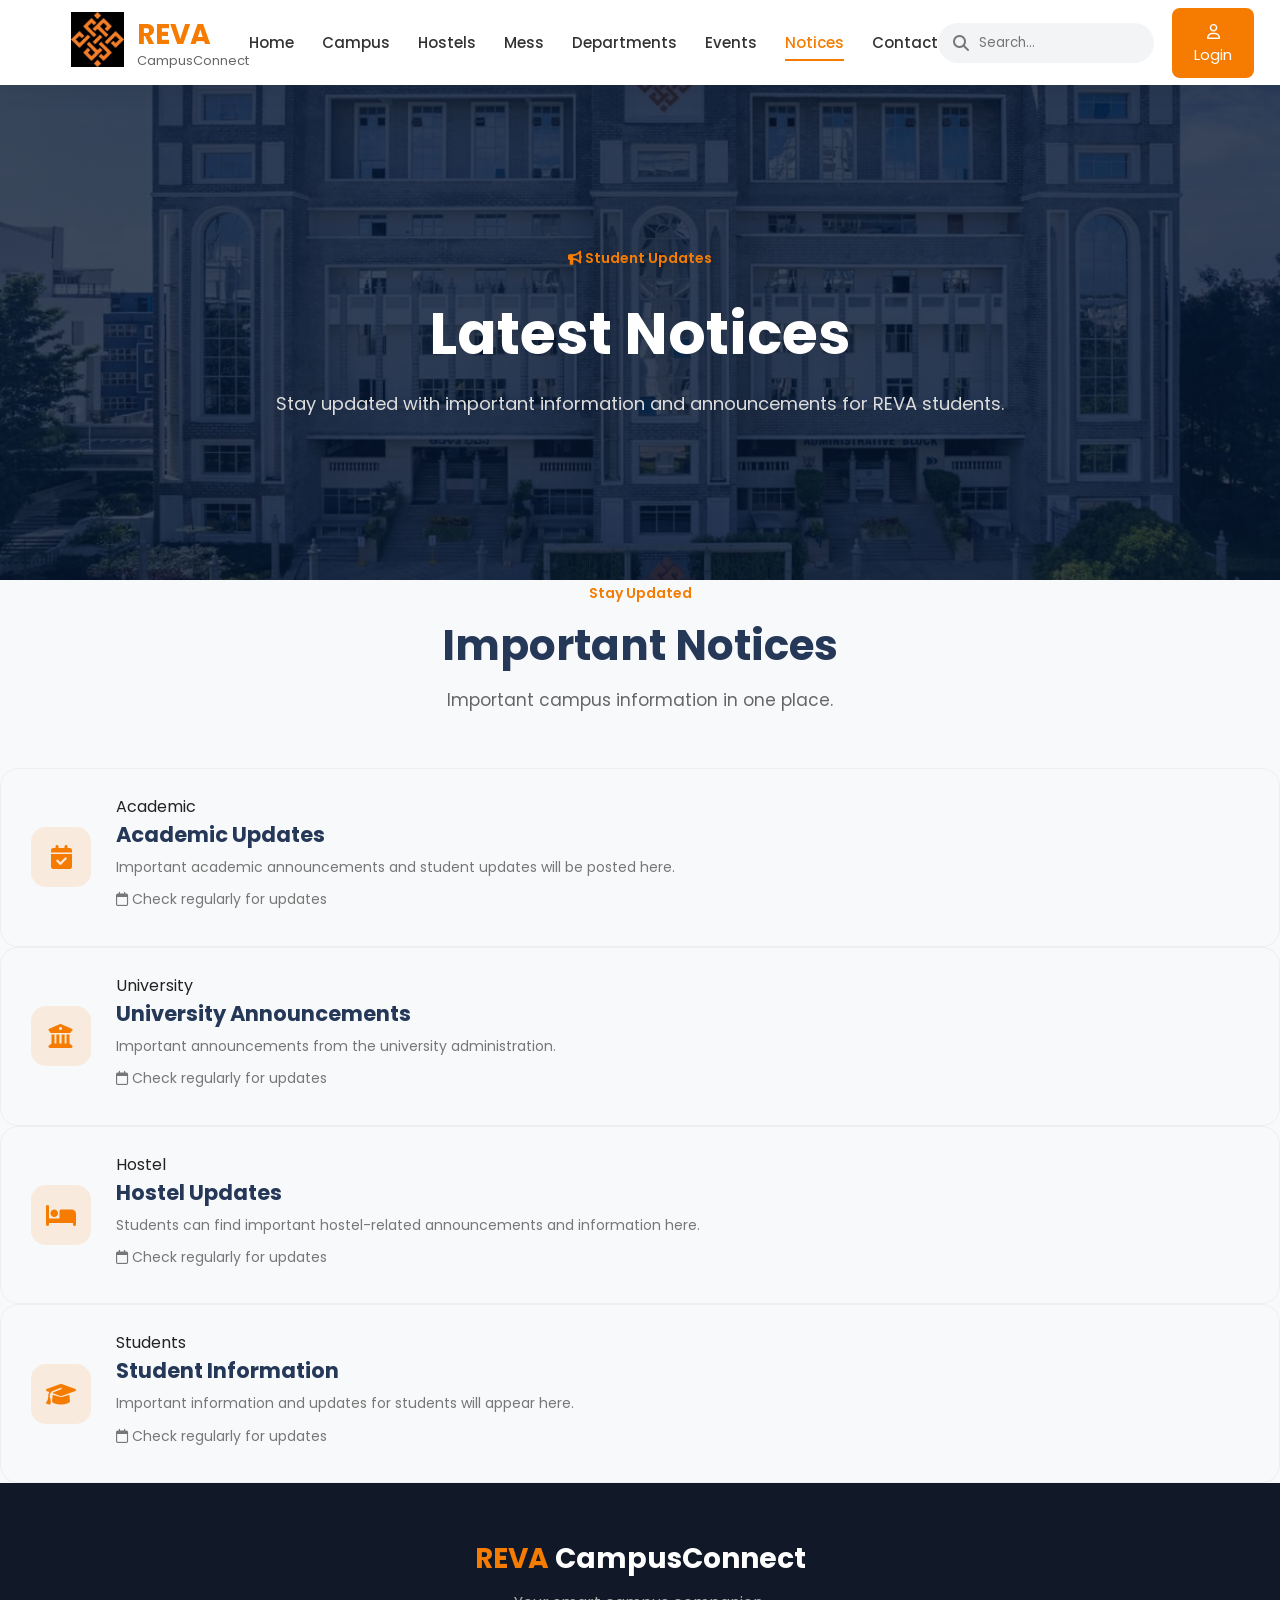
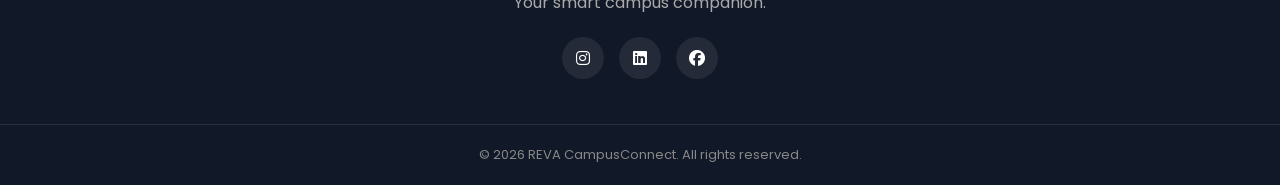
<file: frontend/notices.html>
<!DOCTYPE html>
<html lang="en">

<head>

    <meta charset="UTF-8">
    <meta name="viewport" content="width=device-width, initial-scale=1.0">

    <title>Notices | REVA CampusConnect</title>

    <!-- Google Font -->
    <link rel="preconnect" href="https://fonts.googleapis.com">
    <link rel="preconnect" href="https://fonts.gstatic.com" crossorigin>

    <link
        href="https://fonts.googleapis.com/css2?family=Poppins:wght@300;400;500;600;700&display=swap"
        rel="stylesheet"
    >

    <!-- Font Awesome -->
    <link
        rel="stylesheet"
        href="https://cdnjs.cloudflare.com/ajax/libs/font-awesome/6.7.2/css/all.min.css"
    >

    <!-- CSS -->
    <link rel="stylesheet" href="css/style.css">

</head>


<body>


<!-- =========================================================
     NAVBAR
========================================================= -->

<header>

    <nav class="navbar">


        <!-- LOGO -->

        <div class="logo">

            <a href="index.html">

                <img
                    src="images/reva-logo.png"
                    alt="REVA Logo"
                >

            </a>


            <div class="logo-text">

                <h2>REVA</h2>

                <p>CampusConnect</p>

            </div>

        </div>


        <!-- NAVIGATION -->

        <ul class="nav-links">

            <li>
                <a href="index.html">
                    Home
                </a>
            </li>

            <li>
                <a href="campus.html">
                    Campus
                </a>
            </li>

            <li>
                <a href="hostels.html">
                    Hostels
                </a>
            </li>

            <li>
                <a href="mess.html">
                    Mess
                </a>
            </li>

            <li>
                <a href="departments.html">
                    Departments
                </a>
            </li>

            <li>
                <a href="events.html">
                    Events
                </a>
            </li>

            <li>
                <a href="notices.html" class="active">
                    Notices
                </a>
            </li>

            <li>
                <a href="#footer">
                    Contact
                </a>
            </li>

        </ul>


        <!-- RIGHT SIDE -->

        <div class="nav-right">

            <div class="search-box">

                <i class="fa-solid fa-magnifying-glass"></i>

                <input
                    type="text"
                    id="searchInput"
                    placeholder="Search..."
                >

            </div>


            <button class="login-btn">

                <i class="fa-regular fa-user"></i>

                Login

            </button>

        </div>

    </nav>

</header>



<!-- =========================================================
     PAGE HERO
========================================================= -->

<section class="page-hero">

    <div class="page-hero-content">

        <span class="section-tag">

            <i class="fa-solid fa-bullhorn"></i>

            Student Updates

        </span>


        <h1>
            Latest Notices
        </h1>


        <p>
            Stay updated with important information and
            announcements for REVA students.
        </p>

    </div>

</section>



<!-- =========================================================
     NOTICES
========================================================= -->

<section class="announcement-section">


    <div class="section-title">

        <span class="section-tag">
            Stay Updated
        </span>


        <h2>
            Important Notices
        </h2>


        <p>
            Important campus information in one place.
        </p>

    </div>



    <div class="announcement-grid">


        <!-- NOTICE 1 -->

        <div class="announcement-card">

            <div class="announcement-icon">

                <i class="fa-solid fa-calendar-check"></i>

            </div>


            <div class="announcement-content">

                <span>
                    Academic
                </span>


                <h3>
                    Academic Updates
                </h3>


                <p>
                    Important academic announcements and
                    student updates will be posted here.
                </p>


                <p>

                    <i class="fa-regular fa-calendar"></i>

                    Check regularly for updates

                </p>

            </div>

        </div>



        <!-- NOTICE 2 -->

        <div class="announcement-card">

            <div class="announcement-icon">

                <i class="fa-solid fa-building-columns"></i>

            </div>


            <div class="announcement-content">

                <span>
                    University
                </span>


                <h3>
                    University Announcements
                </h3>


                <p>
                    Important announcements from the
                    university administration.
                </p>


                <p>

                    <i class="fa-regular fa-calendar"></i>

                    Check regularly for updates

                </p>

            </div>

        </div>



        <!-- NOTICE 3 -->

        <div class="announcement-card">

            <div class="announcement-icon">

                <i class="fa-solid fa-bed"></i>

            </div>


            <div class="announcement-content">

                <span>
                    Hostel
                </span>


                <h3>
                    Hostel Updates
                </h3>


                <p>
                    Students can find important hostel-related
                    announcements and information here.
                </p>


                <p>

                    <i class="fa-regular fa-calendar"></i>

                    Check regularly for updates

                </p>

            </div>

        </div>



        <!-- NOTICE 4 -->

        <div class="announcement-card">

            <div class="announcement-icon">

                <i class="fa-solid fa-graduation-cap"></i>

            </div>


            <div class="announcement-content">

                <span>
                    Students
                </span>


                <h3>
                    Student Information
                </h3>


                <p>
                    Important information and updates
                    for students will appear here.
                </p>


                <p>

                    <i class="fa-regular fa-calendar"></i>

                    Check regularly for updates

                </p>

            </div>

        </div>


    </div>

</section>



<!-- =========================================================
     FOOTER
========================================================= -->

<footer id="footer">


    <div class="footer-content">

        <h2>

            <span>REVA</span>
            CampusConnect

        </h2>


        <p>
            Your smart campus companion.
        </p>


        <div class="footer-social">

            <a href="#">
                <i class="fa-brands fa-instagram"></i>
            </a>


            <a href="#">
                <i class="fa-brands fa-linkedin"></i>
            </a>


            <a href="#">
                <i class="fa-brands fa-facebook"></i>
            </a>

        </div>

    </div>



    <div class="footer-bottom">

        <p>
            © 2026 REVA CampusConnect. All rights reserved.
        </p>

    </div>


</footer>



<!-- JAVASCRIPT -->

<script src="js/script.js"></script>


</body>

</html>
</file>
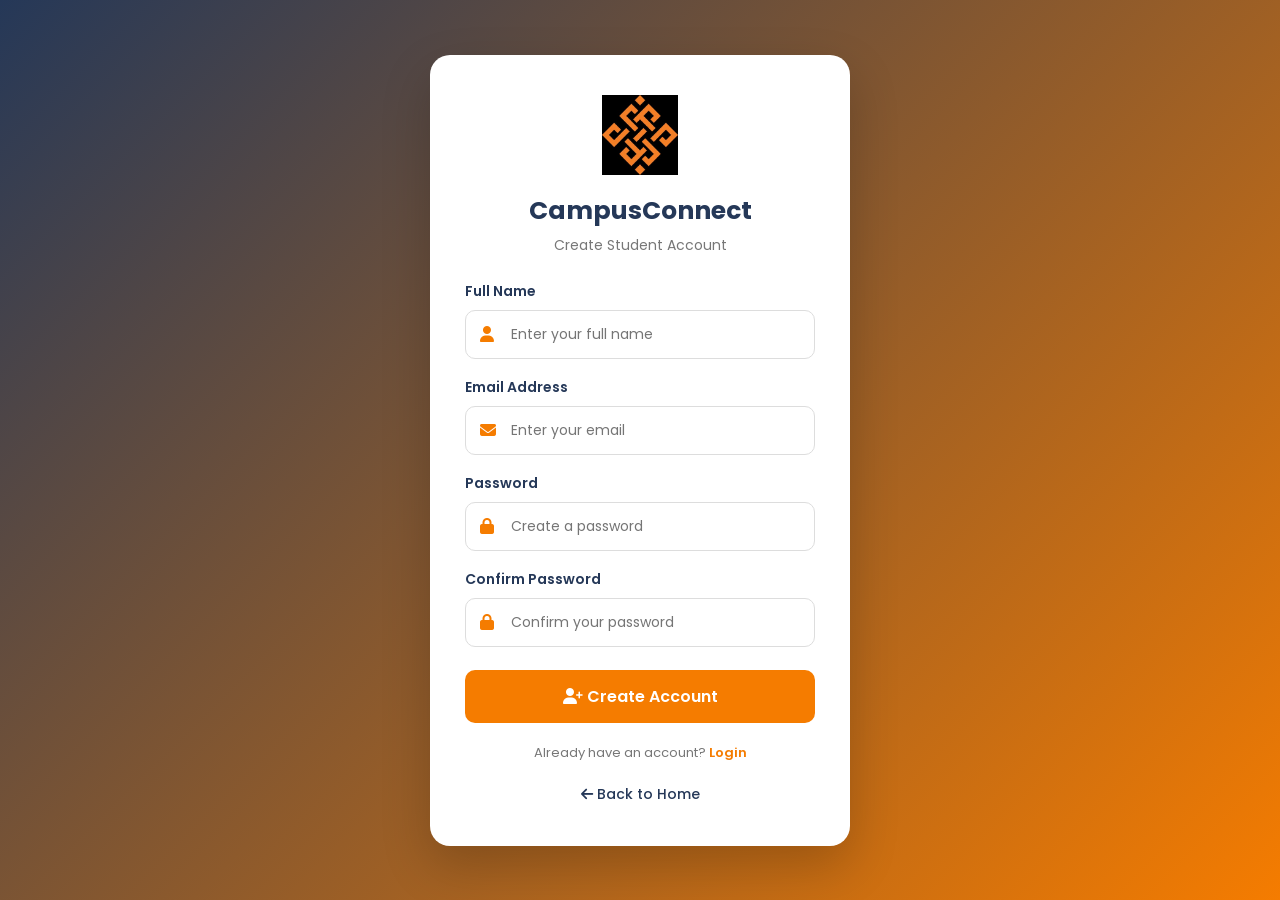
<file: frontend/register.html>
<!DOCTYPE html>
<html lang="en">
<head>
    <meta charset="UTF-8">
    <meta name="viewport" content="width=device-width, initial-scale=1.0">

    <title>Register | REVA CampusConnect</title>

    <link rel="preconnect" href="https://fonts.googleapis.com">
    <link rel="preconnect" href="https://fonts.gstatic.com" crossorigin>

    <link href="https://fonts.googleapis.com/css2?family=Poppins:wght@300;400;500;600;700&display=swap"
          rel="stylesheet">

    <link rel="stylesheet"
          href="https://cdnjs.cloudflare.com/ajax/libs/font-awesome/6.5.2/css/all.min.css">

    <style>

        * {
            margin: 0;
            padding: 0;
            box-sizing: border-box;
            font-family: 'Poppins', sans-serif;
        }

        body {
            min-height: 100vh;
            background: linear-gradient(135deg, #253858, #f57c00);
            display: flex;
            align-items: center;
            justify-content: center;
            padding: 20px;
        }

        .register-container {
            width: 100%;
            max-width: 420px;
        }

        .register-card {
            background: #ffffff;
            border-radius: 20px;
            padding: 40px 35px;
            box-shadow: 0 20px 50px rgba(0, 0, 0, 0.2);
        }

        .logo-section {
            text-align: center;
            margin-bottom: 25px;
        }

        .logo-section img {
            width: 80px;
            height: 80px;
            object-fit: contain;
            margin-bottom: 10px;
        }

        .logo-section h1 {
            color: #253858;
            font-size: 25px;
            margin-bottom: 5px;
        }

        .logo-section p {
            color: #777;
            font-size: 14px;
        }

        .form-group {
            margin-bottom: 18px;
        }

        .form-group label {
            display: block;
            color: #253858;
            font-size: 14px;
            font-weight: 600;
            margin-bottom: 8px;
        }

        .input-box {
            position: relative;
        }

        .input-box i {
            position: absolute;
            left: 15px;
            top: 50%;
            transform: translateY(-50%);
            color: #f57c00;
        }

        .input-box input {
            width: 100%;
            padding: 13px 15px 13px 45px;
            border: 1px solid #ddd;
            border-radius: 10px;
            outline: none;
            font-size: 14px;
            transition: 0.3s;
        }

        .input-box input:focus {
            border-color: #f57c00;
            box-shadow: 0 0 0 3px rgba(245, 124, 0, 0.1);
        }

        .register-btn {
            width: 100%;
            border: none;
            padding: 14px;
            border-radius: 10px;
            background: #f57c00;
            color: white;
            font-size: 16px;
            font-weight: 600;
            cursor: pointer;
            transition: 0.3s;
            margin-top: 5px;
        }

        .register-btn:hover {
            background: #e66f00;
            transform: translateY(-2px);
        }

        .register-btn:disabled {
            opacity: 0.7;
            cursor: not-allowed;
            transform: none;
        }

        .message {
            display: none;
            margin-top: 15px;
            padding: 10px;
            border-radius: 8px;
            text-align: center;
            font-size: 13px;
        }

        .message.success {
            display: block;
            background: #e8f7ee;
            color: #1b7a3a;
        }

        .message.error {
            display: block;
            background: #fdeaea;
            color: #c62828;
        }

        .login-text {
            text-align: center;
            margin-top: 20px;
            color: #777;
            font-size: 13px;
        }

        .login-text a {
            color: #f57c00;
            text-decoration: none;
            font-weight: 600;
        }

        .back-home {
            text-align: center;
            margin-top: 18px;
        }

        .back-home a {
            text-decoration: none;
            color: #253858;
            font-size: 14px;
            font-weight: 500;
        }

        .back-home a:hover {
            color: #f57c00;
        }

        @media (max-width: 480px) {

            .register-card {
                padding: 30px 22px;
            }

            .logo-section h1 {
                font-size: 22px;
            }
        }

    </style>
</head>

<body>

<div class="register-container">

    <div class="register-card">

        <div class="logo-section">

            <img src="images/reva-logo.png"
                 alt="REVA University Logo">

            <h1>CampusConnect</h1>

            <p>Create Student Account</p>

        </div>


        <form id="registerForm">

            <div class="form-group">

                <label for="name">Full Name</label>

                <div class="input-box">

                    <i class="fa-solid fa-user"></i>

                    <input
                        type="text"
                        id="name"
                        placeholder="Enter your full name"
                        required
                    >

                </div>

            </div>


            <div class="form-group">

                <label for="email">Email Address</label>

                <div class="input-box">

                    <i class="fa-solid fa-envelope"></i>

                    <input
                        type="email"
                        id="email"
                        placeholder="Enter your email"
                        required
                    >

                </div>

            </div>


            <div class="form-group">

                <label for="password">Password</label>

                <div class="input-box">

                    <i class="fa-solid fa-lock"></i>

                    <input
                        type="password"
                        id="password"
                        placeholder="Create a password"
                        minlength="6"
                        required
                    >

                </div>

            </div>


            <div class="form-group">

                <label for="confirmPassword">Confirm Password</label>

                <div class="input-box">

                    <i class="fa-solid fa-lock"></i>

                    <input
                        type="password"
                        id="confirmPassword"
                        placeholder="Confirm your password"
                        minlength="6"
                        required
                    >

                </div>

            </div>


            <button type="submit"
                    class="register-btn"
                    id="registerBtn">

                <i class="fa-solid fa-user-plus"></i>
                Create Account

            </button>


            <div id="message"
                 class="message">
            </div>

        </form>


        <div class="login-text">

            Already have an account?

            <a href="login.html">
                Login
            </a>

        </div>


        <div class="back-home">

            <a href="index.html">

                <i class="fa-solid fa-arrow-left"></i>
                Back to Home

            </a>

        </div>

    </div>

</div>


<script>

    const registerForm =
        document.getElementById("registerForm");

    const registerBtn =
        document.getElementById("registerBtn");

    const message =
        document.getElementById("message");


    registerForm.addEventListener("submit", async function(event) {

        event.preventDefault();


        const name =
            document.getElementById("name").value.trim();

        const email =
            document.getElementById("email").value.trim();

        const password =
            document.getElementById("password").value;

        const confirmPassword =
            document.getElementById("confirmPassword").value;


        message.className = "message";
        message.textContent = "";


        if (password !== confirmPassword) {

            message.className = "message error";

            message.textContent =
                "Passwords do not match.";

            return;
        }


        registerBtn.disabled = true;

        registerBtn.innerHTML =
            '<i class="fa-solid fa-spinner fa-spin"></i> Creating Account...';


        try {

            const response = await fetch(
                "http://localhost:8080/api/register",
                {
                    method: "POST",

                    headers: {
                        "Content-Type": "application/json"
                    },

                    body: JSON.stringify({
                        name: name,
                        email: email,
                        password: password
                    })
                }
            );


            const result =
                await response.text();


            if (response.ok) {

                message.className =
                    "message success";

                message.textContent =
                    result;


                setTimeout(function() {

                    window.location.href =
                        "login.html";

                }, 1200);

            } else {

                message.className =
                    "message error";

                message.textContent =
                    result;
            }


        } catch (error) {

            message.className =
                "message error";

            message.textContent =
                "Cannot connect to server. Make sure Spring Boot is running.";

        }


        registerBtn.disabled = false;

        registerBtn.innerHTML =
            '<i class="fa-solid fa-user-plus"></i> Create Account';

    });

</script>

</body>
</html>
</file>
<file: frontend/css/style.css>
/* =========================================================
   GLOBAL
========================================================= */

* {
    margin: 0;
    padding: 0;
    box-sizing: border-box;
}

html {
    scroll-behavior: smooth;
}

body {
    font-family: 'Poppins', sans-serif;
    background: #f8f9fa;
    color: #222;
}

button,
input {
    font-family: inherit;
}

a {
    text-decoration: none;
}


/* =========================================================
   NAVBAR
========================================================= */

.navbar {
    width: 100%;
    height: 85px;
    background: white;
    display: flex;
    align-items: center;
    justify-content: space-between;
    padding: 0 70px;
    box-shadow: 0 5px 20px rgba(0, 0, 0, 0.08);
    position: sticky;
    top: 0;
    z-index: 1000;
}

.logo {
    display: flex;
    align-items: center;
    gap: 12px;
}

.logo img {
    width: 55px;
    height: 55px;
    object-fit: contain;
}

.logo-text h2 {
    color: #f57c00;
    font-size: 28px;
    font-weight: 700;
}

.logo-text p {
    color: #666;
    font-size: 13px;
    margin-top: -5px;
}

.nav-links {
    display: flex;
    align-items: center;
    gap: 28px;
    list-style: none;
}

.nav-links a {
    position: relative;
    color: #333;
    font-size: 15px;
    font-weight: 500;
    transition: 0.3s;
}

.nav-links a:hover,
.nav-links a.active {
    color: #f57c00;
}

.nav-links a::after {
    content: '';
    position: absolute;
    left: 0;
    bottom: -8px;
    width: 0;
    height: 2px;
    background: #f57c00;
    transition: 0.3s;
}

.nav-links a:hover::after,
.nav-links a.active::after {
    width: 100%;
}

.nav-right {
    display: flex;
    align-items: center;
    gap: 18px;
}

.search-box {
    display: flex;
    align-items: center;
    gap: 10px;
    background: #f3f4f6;
    padding: 10px 15px;
    border-radius: 30px;
}

.search-box i {
    color: #777;
}

.search-box input {
    width: 160px;
    border: none;
    outline: none;
    background: transparent;
}

.login-btn {
    border: none;
    background: #f57c00;
    color: white;
    padding: 12px 22px;
    border-radius: 8px;
    cursor: pointer;
    font-size: 15px;
    transition: 0.3s;
}

.login-btn:hover {
    background: #dd6d00;
    transform: translateY(-2px);
}


/* =========================================================
   HOMEPAGE HERO
========================================================= */

.hero {
    min-height: 90vh;

    background:
        linear-gradient(
            rgba(0, 0, 0, 0.55),
            rgba(0, 0, 0, 0.55)
        ),
        url("../images/hero-bg.jpg");

    background-size: cover;
    background-position: center;

    display: flex;
    align-items: center;

    padding: 80px 90px;
    position: relative;
}

.hero-content {
    max-width: 700px;
    color: white;
    animation: fadeIn 1.1s ease;
}

.hero-tag {
    display: inline-flex;
    align-items: center;
    gap: 8px;

    background: #f57c00;
    color: white;

    padding: 9px 18px;
    border-radius: 30px;

    font-size: 14px;
    font-weight: 600;

    margin-bottom: 15px;
}

.hero h4 {
    font-size: 28px;
    font-weight: 400;
    margin-top: 10px;
}

.hero h1 {
    font-size: 80px;
    line-height: 1.1;
    margin: 12px 0 25px;
    font-weight: 700;
}

.hero h1 span {
    color: #f57c00;
}

.hero p {
    font-size: 20px;
    line-height: 1.8;
    color: #eee;
    margin-bottom: 40px;
}

.hero-buttons {
    display: flex;
    gap: 20px;
}

.hero-buttons button,
.hero-buttons .map-btn {
    display: flex;
    align-items: center;
    justify-content: center;
    gap: 10px;

    padding: 16px 30px;

    border-radius: 9px;
    border: none;

    font-size: 16px;
    font-weight: 600;

    cursor: pointer;
    transition: 0.35s;
}

.explore-btn {
    background: #f57c00;
    color: white;
}

.explore-btn:hover {
    background: #dd6d00;
    transform: translateY(-4px);
    box-shadow: 0 12px 25px rgba(245, 124, 0, 0.35);
}

.map-btn {
    background: white;
    color: #333;
}

.map-btn:hover {
    transform: translateY(-4px);
    box-shadow: 0 12px 25px rgba(255, 255, 255, 0.2);
}


/* =========================================================
   SECTION TITLE
========================================================= */

.section-title {
    text-align: center;
    margin-bottom: 55px;
}

.section-title h2 {
    font-size: 42px;
    margin-bottom: 10px;
    color: #253858;
}

.section-title p {
    color: #666;
    font-size: 17px;
}

.section-tag {
    display: inline-block;
    color: #f57c00;
    font-size: 14px;
    font-weight: 600;
    margin-bottom: 10px;
}


/* =========================================================
   QUICK ACCESS
========================================================= */

.quick-access {
    padding: 90px 80px;
    background: #f8f9fa;
}

.quick-grid {
    display: grid;
    grid-template-columns: repeat(3, 1fr);
    gap: 30px;
}

.quick-card {
    background: white;
    padding: 35px 30px;
    border-radius: 20px;
    text-align: center;

    box-shadow: 0 10px 25px rgba(0, 0, 0, 0.07);

    transition: 0.4s;
    border: 1px solid transparent;
}

.quick-card:hover {
    transform: translateY(-10px);
    border-color: rgba(245, 124, 0, 0.2);
    box-shadow: 0 18px 40px rgba(0, 0, 0, 0.12);
}

.quick-card > i {
    font-size: 42px;
    color: #f57c00;
    margin-bottom: 20px;
    transition: 0.3s;
}

.quick-card:hover > i {
    transform: scale(1.1);
}

.quick-card h3 {
    font-size: 23px;
    color: #253858;
    margin-bottom: 10px;
}

.quick-card p {
    color: #777;
    line-height: 1.6;
    margin-bottom: 18px;
}

.quick-card a {
    color: #f57c00;
    font-weight: 600;
    font-size: 14px;
}

.quick-card a i {
    margin-left: 5px;
    transition: 0.3s;
}

.quick-card a:hover i {
    transform: translateX(5px);
}


/* =========================================================
   STATISTICS
========================================================= */

.stats {
    padding: 100px 80px;
    color: white;

    background:
        linear-gradient(
            rgba(5, 20, 45, 0.82),
            rgba(5, 20, 45, 0.82)
        ),
        url("../images/hero-bg.jpg");

    background-size: cover;
    background-position: center;
}

.stats-heading {
    text-align: center;
    margin-bottom: 55px;
}

.stats-heading h2 {
    font-size: 45px;
    margin-bottom: 10px;
}

.stats-heading p {
    color: #ddd;
    font-size: 17px;
}

.stats-heading .section-tag {
    color: #f57c00;
}

.stats-container {
    display: grid;
    grid-template-columns: repeat(4, 1fr);
    gap: 25px;
}

.stat-box {
    padding: 38px 20px;
    text-align: center;

    background: rgba(255, 255, 255, 0.09);

    border: 1px solid rgba(255, 255, 255, 0.15);

    border-radius: 20px;

    backdrop-filter: blur(8px);

    transition: 0.4s;
}

.stat-box:hover {
    transform: translateY(-10px);
    background: rgba(245, 124, 0, 0.25);
}

.stat-box i {
    color: #f57c00;
    font-size: 42px;
    margin-bottom: 18px;
}

.stat-box h1 {
    font-size: 45px;
    margin-bottom: 8px;
}

.stat-box p {
    font-size: 17px;
    color: #eee;
}


/* =========================================================
   FEATURED PLACES
========================================================= */

.featured {
    padding: 100px 80px;
    background: #f8f9fa;
}

.featured-grid {
    display: grid;
    grid-template-columns: repeat(3, 1fr);
    gap: 28px;
}

.place-card {
    height: 330px;
    border-radius: 20px;
    overflow: hidden;

    box-shadow: 0 12px 30px rgba(0, 0, 0, 0.1);

    transition: 0.4s;
}

.place-card:hover {
    transform: translateY(-8px);
    box-shadow: 0 20px 40px rgba(0, 0, 0, 0.17);
}

.place-image {
    width: 100%;
    height: 100%;

    background-image:
        linear-gradient(
            rgba(0, 0, 0, 0.15),
            rgba(0, 0, 0, 0.8)
        ),
        url("../images/hero-bg.jpg");

    background-size: cover;
    background-position: center;

    transition: 0.6s;
    position: relative;
}

.hostel-image {
    background-position: left center;
}

.food-image {
    background-position: right center;
}

.auditorium-image {
    background-position: top center;
}

.sports-image {
    background-position: bottom center;
}

.medical-image {
    background-position: center;
}

.place-card:hover .place-image {
    transform: scale(1.06);
}

.place-overlay {
    position: absolute;
    inset: 0;

    padding: 28px;

    display: flex;
    flex-direction: column;
    justify-content: flex-end;

    color: white;

    background: linear-gradient(
        transparent 20%,
        rgba(0, 0, 0, 0.82)
    );
}

.place-icon {
    width: 48px;
    height: 48px;

    display: flex;
    align-items: center;
    justify-content: center;

    background: #f57c00;

    border-radius: 12px;

    margin-bottom: 15px;
}

.place-icon i {
    font-size: 21px;
}

.place-overlay h3 {
    font-size: 24px;
    margin-bottom: 5px;
}

.place-overlay p {
    color: #ddd;
    font-size: 14px;
    margin-bottom: 15px;
}

.place-overlay a {
    color: #ff9b42;
    font-weight: 600;
    font-size: 14px;
}

.place-overlay a i {
    margin-left: 5px;
    transition: 0.3s;
}

.place-overlay a:hover i {
    transform: translateX(5px);
}


/* =========================================================
   ANNOUNCEMENTS
========================================================= */

.announcements {
    padding: 100px 80px;
    background: white;
}

.announcement-container {
    max-width: 950px;
    margin: 0 auto;

    display: flex;
    flex-direction: column;

    gap: 20px;
}

.announcement-card {
    display: flex;
    align-items: center;
    gap: 25px;

    background: #f8f9fa;

    border: 1px solid #eeeeee;

    border-radius: 18px;

    padding: 25px 30px;

    transition: 0.35s;
}

.announcement-card:hover {
    transform: translateX(8px);

    border-color: rgba(245, 124, 0, 0.35);

    box-shadow: 0 12px 30px rgba(0, 0, 0, 0.08);
}

.announcement-icon {
    min-width: 60px;
    width: 60px;
    height: 60px;

    border-radius: 15px;

    display: flex;
    align-items: center;
    justify-content: center;

    background: rgba(245, 124, 0, 0.12);

    color: #f57c00;

    font-size: 24px;
}

.announcement-content {
    flex: 1;
}

.announcement-top {
    display: flex;
    align-items: center;
    justify-content: space-between;

    gap: 15px;

    margin-bottom: 7px;
}

.announcement-category {
    display: inline-block;

    background: #fff0e3;
    color: #f57c00;

    padding: 5px 12px;

    border-radius: 20px;

    font-size: 12px;
    font-weight: 600;
}

.announcement-date {
    color: #888;
    font-size: 13px;
}

.announcement-content h3 {
    color: #253858;
    font-size: 21px;
    margin-bottom: 6px;
}

.announcement-content p {
    color: #777;
    font-size: 14px;
    line-height: 1.6;
    margin-bottom: 10px;
}

.announcement-content a {
    color: #f57c00;
    font-size: 14px;
    font-weight: 600;
}

.announcement-content a i {
    margin-left: 5px;
    transition: 0.3s;
}

.announcement-content a:hover i {
    transform: translateX(5px);
}

.announcement-button {
    text-align: center;
    margin-top: 35px;
}

.announcement-button button {
    display: inline-flex;
    align-items: center;
    gap: 10px;

    padding: 13px 25px;

    border: 1px solid #f57c00;

    background: white;

    color: #f57c00;

    border-radius: 8px;

    font-weight: 600;

    cursor: pointer;

    transition: 0.3s;
}

.announcement-button button:hover {
    background: #f57c00;
    color: white;
    transform: translateY(-3px);
}


/* =========================================================
   FOOTER
========================================================= */

footer {
    background: #111827;
    color: white;
    padding-top: 55px;
}

.footer-content {
    text-align: center;
    padding: 0 20px 45px;
}

.footer-content h2 {
    font-size: 28px;
    margin-bottom: 10px;
}

.footer-content h2 span {
    color: #f57c00;
}

.footer-content p {
    color: #aaa;
}

.footer-social {
    display: flex;
    justify-content: center;
    gap: 15px;
    margin-top: 22px;
}

.footer-social a {
    width: 42px;
    height: 42px;

    display: flex;
    align-items: center;
    justify-content: center;

    border-radius: 50%;

    background: rgba(255, 255, 255, 0.08);

    color: white;

    transition: 0.3s;
}

.footer-social a:hover {
    background: #f57c00;
    transform: translateY(-3px);
}

.footer-bottom {
    text-align: center;

    border-top: 1px solid rgba(255,255,255,0.1);

    padding: 20px;

    color: #888;

    font-size: 13px;
}


/* =========================================================
   ANIMATION
========================================================= */

@keyframes fadeIn {

    from {
        opacity: 0;
        transform: translateY(30px);
    }

    to {
        opacity: 1;
        transform: translateY(0);
    }
}


/* =========================================================
   SCROLL REVEAL
========================================================= */

.reveal {
    opacity: 0;
    transform: translateY(30px);

    transition:
        opacity 0.7s ease,
        transform 0.7s ease;
}

.reveal.show {
    opacity: 1;
    transform: translateY(0);
}


/* =========================================================
   GENERAL RESPONSIVE
========================================================= */

@media (max-width: 1200px) {

    .navbar {
        padding: 0 35px;
    }

    .nav-links {
        gap: 18px;
    }

    .hero {
        padding: 70px 50px;
    }

    .hero h1 {
        font-size: 65px;
    }

    .quick-access,
    .stats,
    .featured,
    .announcements {
        padding-left: 50px;
        padding-right: 50px;
    }
}

@media (max-width: 950px) {

    .nav-links {
        display: none;
    }

    .quick-grid,
    .featured-grid {
        grid-template-columns: repeat(2, 1fr);
    }

    .stats-container {
        grid-template-columns: repeat(2, 1fr);
    }

    .hero h1 {
        font-size: 58px;
    }
}

@media (max-width: 650px) {

    .navbar {
        height: 75px;
        padding: 0 20px;
    }

    .logo img {
        width: 45px;
        height: 45px;
    }

    .logo-text h2 {
        font-size: 23px;
    }

    .nav-right {
        gap: 8px;
    }

    .search-box {
        display: none;
    }

    .login-btn {
        padding: 9px 14px;
    }

    .hero {
        min-height: 85vh;
        padding: 60px 25px;
    }

    .hero h4 {
        font-size: 21px;
    }

    .hero h1 {
        font-size: 48px;
    }

    .hero p {
        font-size: 16px;
    }

    .hero-buttons {
        flex-direction: column;
        width: 100%;
    }

    .hero-buttons button,
    .hero-buttons .map-btn {
        width: 100%;
    }

    .quick-access,
    .stats,
    .featured,
    .announcements {
        padding: 70px 20px;
    }

    .section-title h2,
    .stats-heading h2 {
        font-size: 32px;
    }

    .quick-grid,
    .featured-grid,
    .stats-container {
        grid-template-columns: 1fr;
    }

    .announcement-card {
        align-items: flex-start;
        padding: 20px;
    }

    .announcement-top {
        align-items: flex-start;
        flex-direction: column;
        gap: 7px;
    }
}


/* =========================================================
   CAMPUS PAGE
========================================================= */

.page-hero {
    min-height: 55vh;

    background:
        linear-gradient(
            rgba(5, 20, 45, 0.78),
            rgba(5, 20, 45, 0.78)
        ),
        url("../images/hero-bg.jpg");

    background-size: cover;
    background-position: center;

    display: flex;
    align-items: center;
    justify-content: center;

    text-align: center;

    padding: 80px 30px;

    color: white;
}

.page-hero-content {
    max-width: 800px;
    animation: fadeIn 1s ease;
}

.page-hero h1 {
    font-size: 58px;
    line-height: 1.2;
    margin: 20px 0;
}

.page-hero h1 span {
    color: #f57c00;
}

.page-hero p {
    color: #ddd;
    font-size: 18px;
    line-height: 1.8;
}


/* =========================================================
   CAMPUS OVERVIEW
========================================================= */

.campus-overview {
    padding: 100px 80px;
    background: #f8f9fa;
}

.campus-grid {
    display: grid;
    grid-template-columns: repeat(3, 1fr);

    gap: 28px;

    max-width: 1200px;
    margin: auto;
}

.campus-card {
    background: white;

    padding: 35px 30px;

    border-radius: 20px;

    box-shadow:
        0 10px 30px rgba(0, 0, 0, 0.07);

    transition: 0.35s;

    border: 1px solid transparent;
}

.campus-card:hover {
    transform: translateY(-8px);

    border-color: rgba(245, 124, 0, 0.25);

    box-shadow:
        0 18px 40px rgba(0, 0, 0, 0.12);
}

.campus-card-icon {
    width: 58px;
    height: 58px;

    display: flex;
    align-items: center;
    justify-content: center;

    background: #fff0e3;

    color: #f57c00;

    border-radius: 15px;

    font-size: 25px;

    margin-bottom: 20px;
}

.campus-card h3 {
    color: #253858;
    font-size: 22px;
    margin-bottom: 10px;
}

.campus-card p {
    color: #777;
    line-height: 1.7;
    font-size: 14px;
    margin-bottom: 20px;
}

.campus-btn {
    border: none;
    background: transparent;

    color: #f57c00;

    font-weight: 600;

    cursor: pointer;

    font-size: 14px;
}

.campus-btn i {
    margin-left: 6px;
    transition: 0.3s;
}

.campus-btn:hover i {
    transform: translateX(5px);
}


/* =========================================================
   CAMPUS MAP
========================================================= */

.campus-map-section {
    padding: 100px 80px;

    display: grid;
    grid-template-columns: 1fr 1fr;

    gap: 60px;

    align-items: center;

    background: white;
}

.map-content {
    max-width: 550px;
}

.map-content h2 {
    font-size: 40px;
    color: #253858;
    margin: 12px 0 18px;
}

.map-content p {
    color: #666;
    line-height: 1.8;
    margin-bottom: 25px;
}

.map-button {
    border: none;

    background: #f57c00;

    color: white;

    padding: 14px 24px;

    border-radius: 8px;

    font-weight: 600;

    cursor: pointer;

    transition: 0.3s;
}

.map-button:hover {
    background: #dd6d00;
    transform: translateY(-3px);
}

.map-placeholder {
    min-height: 350px;

    border-radius: 25px;

    background:
        linear-gradient(
            rgba(15, 35, 65, 0.9),
            rgba(15, 35, 65, 0.9)
        ),
        url("../images/hero-bg.jpg");

    background-size: cover;
    background-position: center;

    display: flex;
    flex-direction: column;

    justify-content: center;
    align-items: center;

    text-align: center;

    color: white;

    box-shadow:
        0 15px 35px rgba(0, 0, 0, 0.15);
}

.map-placeholder i {
    font-size: 65px;
    color: #f57c00;
    margin-bottom: 20px;
}

.map-placeholder h3 {
    font-size: 28px;
    margin-bottom: 8px;
}

.map-placeholder p {
    color: #ccc;
}


/* =========================================================
   CAMPUS RESPONSIVE
========================================================= */

@media (max-width: 950px) {

    .campus-grid {
        grid-template-columns: repeat(2, 1fr);
    }

    .campus-map-section {
        grid-template-columns: 1fr;
    }
}

@media (max-width: 650px) {

    .page-hero {
        min-height: 50vh;
        padding: 60px 20px;
    }

    .page-hero h1 {
        font-size: 40px;
    }

    .page-hero p {
        font-size: 15px;
    }

    .campus-overview {
        padding: 70px 20px;
    }

    .campus-grid {
        grid-template-columns: 1fr;
    }

    .campus-map-section {
        padding: 70px 20px;
    }

    .map-content h2 {
        font-size: 30px;
    }
}


/* =========================================================
   HOSTELS / MESS / DEPARTMENTS HERO
========================================================= */

.hostel-hero,
.mess-hero,
.department-hero {

    min-height: 55vh;

    background:
        linear-gradient(
            rgba(5, 20, 45, 0.78),
            rgba(5, 20, 45, 0.78)
        ),
        url("../images/hero-bg.jpg");

    background-size: cover;
    background-position: center;

    display: flex;

    align-items: center;
    justify-content: center;

    text-align: center;

    padding: 80px 30px;

    color: white;
}

.hostel-hero-content,
.mess-hero-content,
.department-hero-content {

    max-width: 850px;

    animation: fadeIn 1s ease;
}

.hostel-hero h1,
.mess-hero h1,
.department-hero h1 {

    font-size: 58px;

    line-height: 1.2;

    margin: 20px 0;
}

.hostel-hero h1 span,
.mess-hero h1 span,
.department-hero h1 span {

    color: #f57c00;
}

.hostel-hero p,
.mess-hero p,
.department-hero p {

    color: #ddd;

    font-size: 18px;

    line-height: 1.8;
}


/* =========================================================
   HOSTEL / MESS / DEPARTMENT SECTIONS
========================================================= */

.hostel-overview,
.mess-overview,
.department-section {

    padding: 100px 80px;

    background: #f8f9fa;
}


/* =========================================================
   HOSTEL STATS / MESS INFO
========================================================= */

.hostel-stats,
.mess-info-grid {

    max-width: 1200px;

    margin: auto;

    display: grid;

    grid-template-columns: repeat(4, 1fr);

    gap: 25px;
}

.hostel-stat,
.mess-info-card {

    background: white;

    padding: 35px 25px;

    border-radius: 20px;

    text-align: center;

    box-shadow:
        0 10px 25px rgba(0, 0, 0, 0.07);

    transition: 0.35s;

    border: 1px solid transparent;
}

.hostel-stat:hover,
.mess-info-card:hover {

    transform: translateY(-8px);

    border-color: rgba(245, 124, 0, 0.25);

    box-shadow:
        0 18px 40px rgba(0, 0, 0, 0.12);
}

.hostel-stat i,
.mess-info-card i {

    font-size: 38px;

    color: #f57c00;

    margin-bottom: 15px;
}

.hostel-stat h2,
.mess-info-card h3 {

    color: #253858;

    margin-bottom: 8px;
}

.hostel-stat h2 {
    font-size: 38px;
}

.hostel-stat p,
.mess-info-card p {

    color: #777;

    line-height: 1.6;

    font-size: 14px;
}


/* =========================================================
   ACCOMMODATION / FACILITIES / FAQ
========================================================= */

.accommodation,
.hostel-facilities,
.hostel-faq,
.mess-faq,
.food-options,
.meal-schedule {

    padding: 100px 80px;

    background: white;
}

.accommodation-grid,
.facility-grid,
.food-options-grid {

    max-width: 1200px;

    margin: auto;

    display: grid;

    grid-template-columns: repeat(2, 1fr);

    gap: 28px;
}

.residence-card,
.facility-card,
.food-option-card {

    background: #f8f9fa;

    padding: 35px 30px;

    border-radius: 20px;

    border: 1px solid #eee;

    transition: 0.35s;
}

.residence-card:hover,
.facility-card:hover,
.food-option-card:hover {

    transform: translateY(-7px);

    border-color: rgba(245, 124, 0, 0.25);

    box-shadow:
        0 15px 35px rgba(0, 0, 0, 0.08);
}

.residence-icon,
.food-option-icon {

    width: 58px;
    height: 58px;

    display: flex;

    align-items: center;
    justify-content: center;

    background: #fff0e3;

    color: #f57c00;

    border-radius: 15px;

    font-size: 25px;

    margin-bottom: 20px;
}

.residence-card h3,
.facility-card h3,
.food-option-card h3 {

    color: #253858;

    font-size: 22px;

    margin-bottom: 10px;
}

.residence-card p,
.facility-card p,
.food-option-card p {

    color: #777;

    line-height: 1.7;

    font-size: 14px;
}

.residence-info {

    display: flex;

    flex-wrap: wrap;

    gap: 10px;

    margin-top: 20px;
}

.residence-info span {

    background: white;

    border: 1px solid #eee;

    border-radius: 20px;

    padding: 7px 12px;

    color: #666;

    font-size: 12px;
}

.residence-info i {

    color: #f57c00;

    margin-right: 5px;
}

.facility-grid {
    grid-template-columns: repeat(4, 1fr);
}

.facility-card {
    text-align: center;
}

.facility-card > i {

    color: #f57c00;

    font-size: 35px;

    margin-bottom: 18px;
}


/* =========================================================
   HOSTEL MESS
========================================================= */

.hostel-mess {

    padding: 80px;

    background: #253858;

    color: white;

    display: grid;

    grid-template-columns: 1fr 300px;

    gap: 50px;

    align-items: center;
}

.mess-content h2 {

    font-size: 40px;

    margin: 12px 0 15px;
}

.mess-content p {

    color: #ddd;

    line-height: 1.8;

    margin-bottom: 25px;
}

.mess-button {

    display: inline-flex;

    align-items: center;

    gap: 10px;

    background: #f57c00;

    color: white;

    padding: 14px 24px;

    border-radius: 8px;

    font-weight: 600;

    transition: 0.3s;
}

.mess-button:hover {

    background: #dd6d00;

    transform: translateY(-3px);
}

.mess-icon-box {

    text-align: center;

    padding: 35px 25px;

    border: 1px solid rgba(255,255,255,0.15);

    border-radius: 20px;

    background: rgba(255,255,255,0.06);
}

.mess-icon-box i {

    color: #f57c00;

    font-size: 55px;

    margin-bottom: 15px;
}

.mess-icon-box h3 {
    margin-bottom: 8px;
}

.mess-icon-box p {
    margin: 0;
}


/* =========================================================
   FAQ
========================================================= */

.faq-container {

    max-width: 900px;

    margin: auto;
}

.faq-item {

    background: white;

    border: 1px solid #eee;

    border-radius: 12px;

    margin-bottom: 15px;

    overflow: hidden;
}

.faq-question {

    width: 100%;

    border: none;

    background: white;

    padding: 20px 22px;

    display: flex;

    justify-content: space-between;

    align-items: center;

    text-align: left;

    color: #253858;

    font-weight: 600;

    cursor: pointer;
}

.faq-question i {

    color: #f57c00;

    transition: 0.3s;
}

.faq-answer {

    display: none;

    padding: 0 22px 20px;

    color: #777;

    line-height: 1.7;
}

.faq-item.open .faq-answer {
    display: block;
}

.faq-item.open .faq-question i {
    transform: rotate(180deg);
}


/* =========================================================
   MESS PAGE
========================================================= */

.mess-info-grid {
    grid-template-columns: repeat(4, 1fr);
}

.food-options-grid {
    grid-template-columns: repeat(3, 1fr);
}

.meal-table {

    max-width: 1000px;

    margin: auto;

    background: white;

    border-radius: 18px;

    overflow: hidden;

    box-shadow:
        0 10px 25px rgba(0,0,0,0.07);
}

.meal-row {

    display: grid;

    grid-template-columns: 1fr 2fr;

    gap: 20px;

    padding: 20px 25px;

    border-bottom: 1px solid #eee;
}

.meal-row:last-child {
    border-bottom: none;
}

.meal-row strong {
    color: #253858;
}

.meal-row span {
    color: #666;
}


/* =========================================================
   DEPARTMENTS PAGE
========================================================= */

.department-search-section {

    padding: 55px 30px 20px;

    background: #f8f9fa;
}

.department-search-box {

    max-width: 750px;

    margin: auto;

    display: flex;

    align-items: center;

    gap: 12px;

    background: white;

    padding: 14px 20px;

    border-radius: 40px;

    box-shadow:
        0 10px 25px rgba(0,0,0,0.07);
}

.department-search-box i {
    color: #f57c00;
}

.department-search-box input {

    width: 100%;

    border: none;

    outline: none;

    font-size: 15px;

    background: transparent;
}

.department-grid {

    max-width: 1200px;

    margin: auto;

    display: grid;

    grid-template-columns: repeat(3, 1fr);

    gap: 25px;
}

.alternate-section {
    background: white;
}

.department-card {

    background: #f8f9fa;

    padding: 30px 25px;

    border-radius: 18px;

    border: 1px solid #eee;

    transition: 0.35s;
}

.department-card:hover {

    transform: translateY(-7px);

    border-color: rgba(245,124,0,0.3);

    box-shadow:
        0 15px 35px rgba(0,0,0,0.08);
}

.department-icon {

    width: 55px;
    height: 55px;

    display: flex;

    align-items: center;
    justify-content: center;

    background: #fff0e3;

    color: #f57c00;

    border-radius: 14px;

    font-size: 23px;

    margin-bottom: 18px;
}

.department-card h3 {

    color: #253858;

    font-size: 20px;

    margin-bottom: 9px;
}

.department-card p {

    color: #777;

    line-height: 1.6;

    font-size: 14px;
}


/* =========================================================
   HOSTEL / MESS / DEPARTMENT RESPONSIVE
========================================================= */

@media (max-width: 950px) {

    .hostel-stats,
    .mess-info-grid {
        grid-template-columns: repeat(2, 1fr);
    }

    .facility-grid {
        grid-template-columns: repeat(2, 1fr);
    }

    .food-options-grid,
    .department-grid {
        grid-template-columns: repeat(2, 1fr);
    }

    .accommodation-grid {
        grid-template-columns: 1fr;
    }

    .hostel-mess {
        grid-template-columns: 1fr;
        padding: 70px 50px;
    }
}

@media (max-width: 650px) {

    .hostel-hero,
    .mess-hero,
    .department-hero {

        min-height: 50vh;

        padding: 60px 20px;
    }

    .hostel-hero h1,
    .mess-hero h1,
    .department-hero h1 {

        font-size: 40px;
    }

    .hostel-hero p,
    .mess-hero p,
    .department-hero p {

        font-size: 15px;
    }

    .hostel-overview,
    .mess-overview,
    .department-section,
    .accommodation,
    .hostel-facilities,
    .hostel-faq,
    .mess-faq,
    .food-options,
    .meal-schedule {

        padding: 70px 20px;
    }

    .hostel-stats,
    .mess-info-grid,
    .facility-grid,
    .food-options-grid,
    .department-grid {

        grid-template-columns: 1fr;
    }

    .hostel-mess {
        padding: 60px 20px;
    }

    .mess-content h2 {
        font-size: 30px;
    }

    .meal-row {
        grid-template-columns: 1fr;
        gap: 5px;
    }
}
</file>
